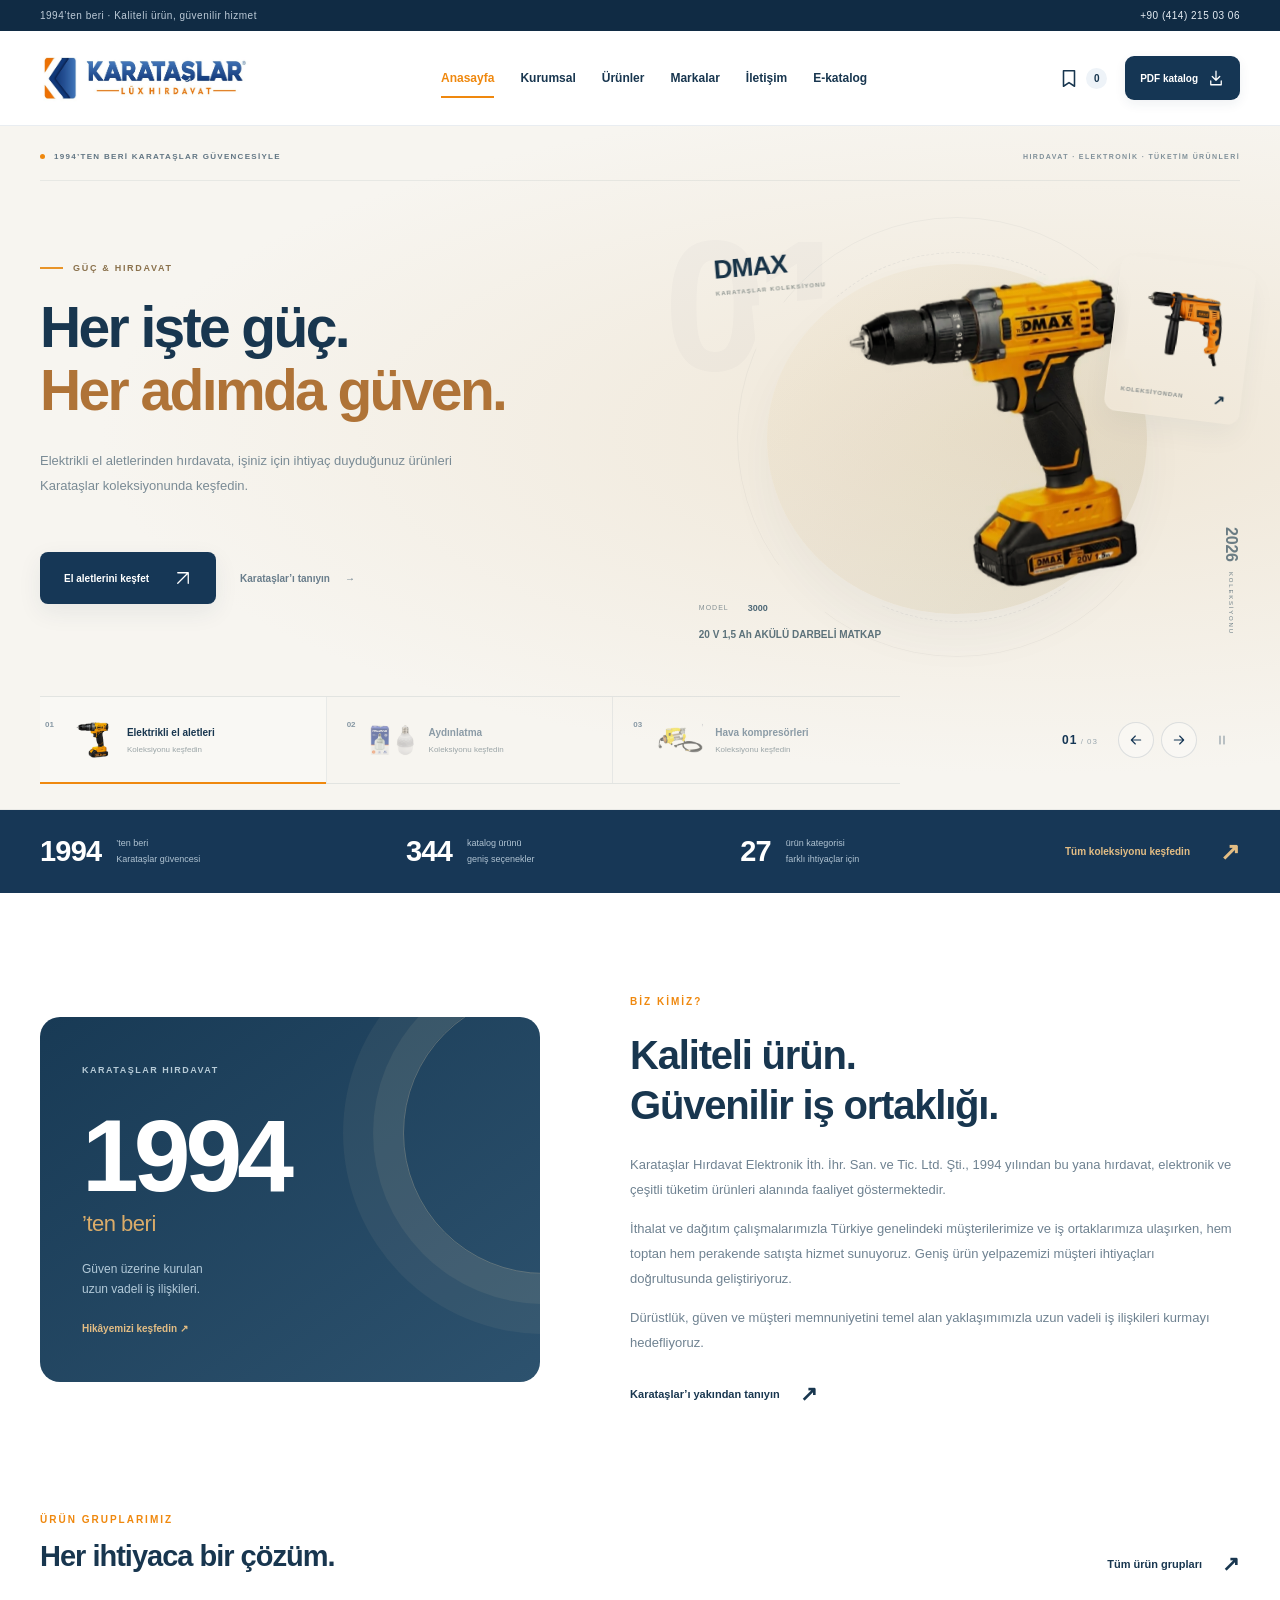
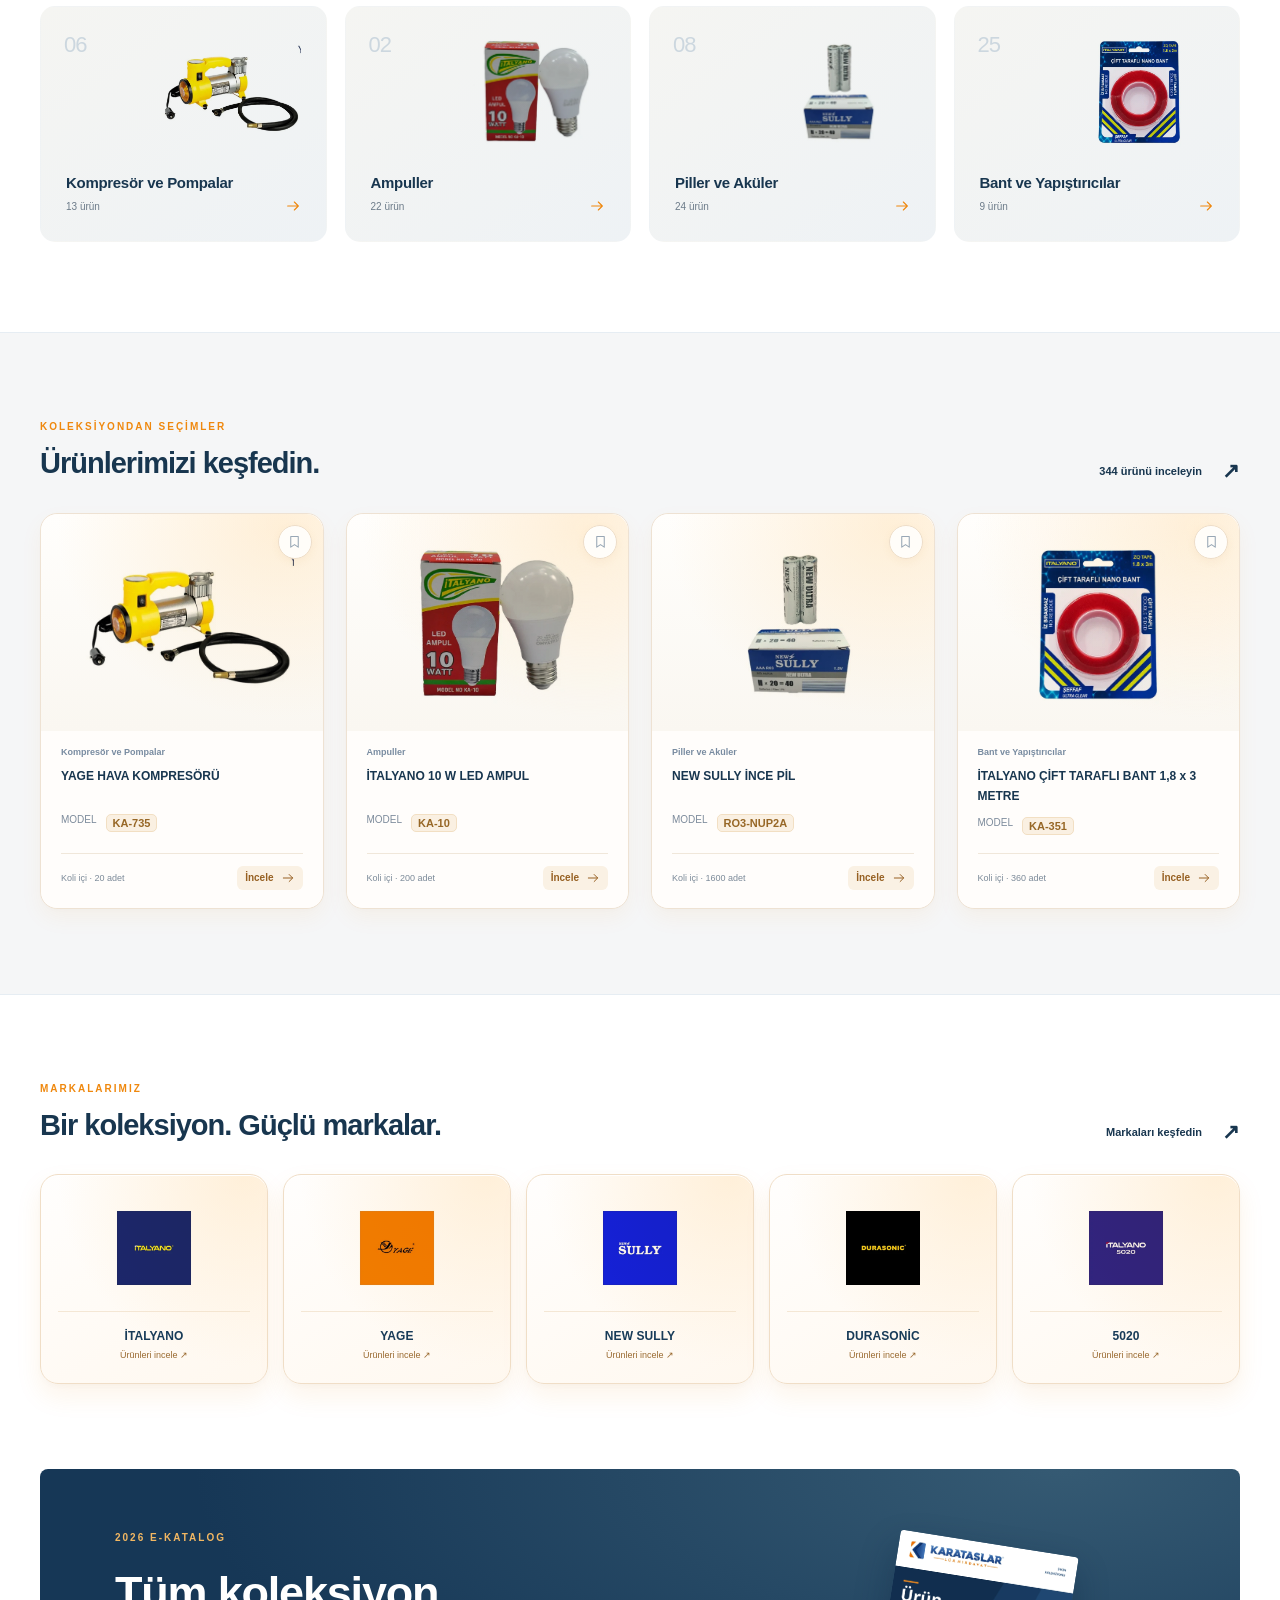
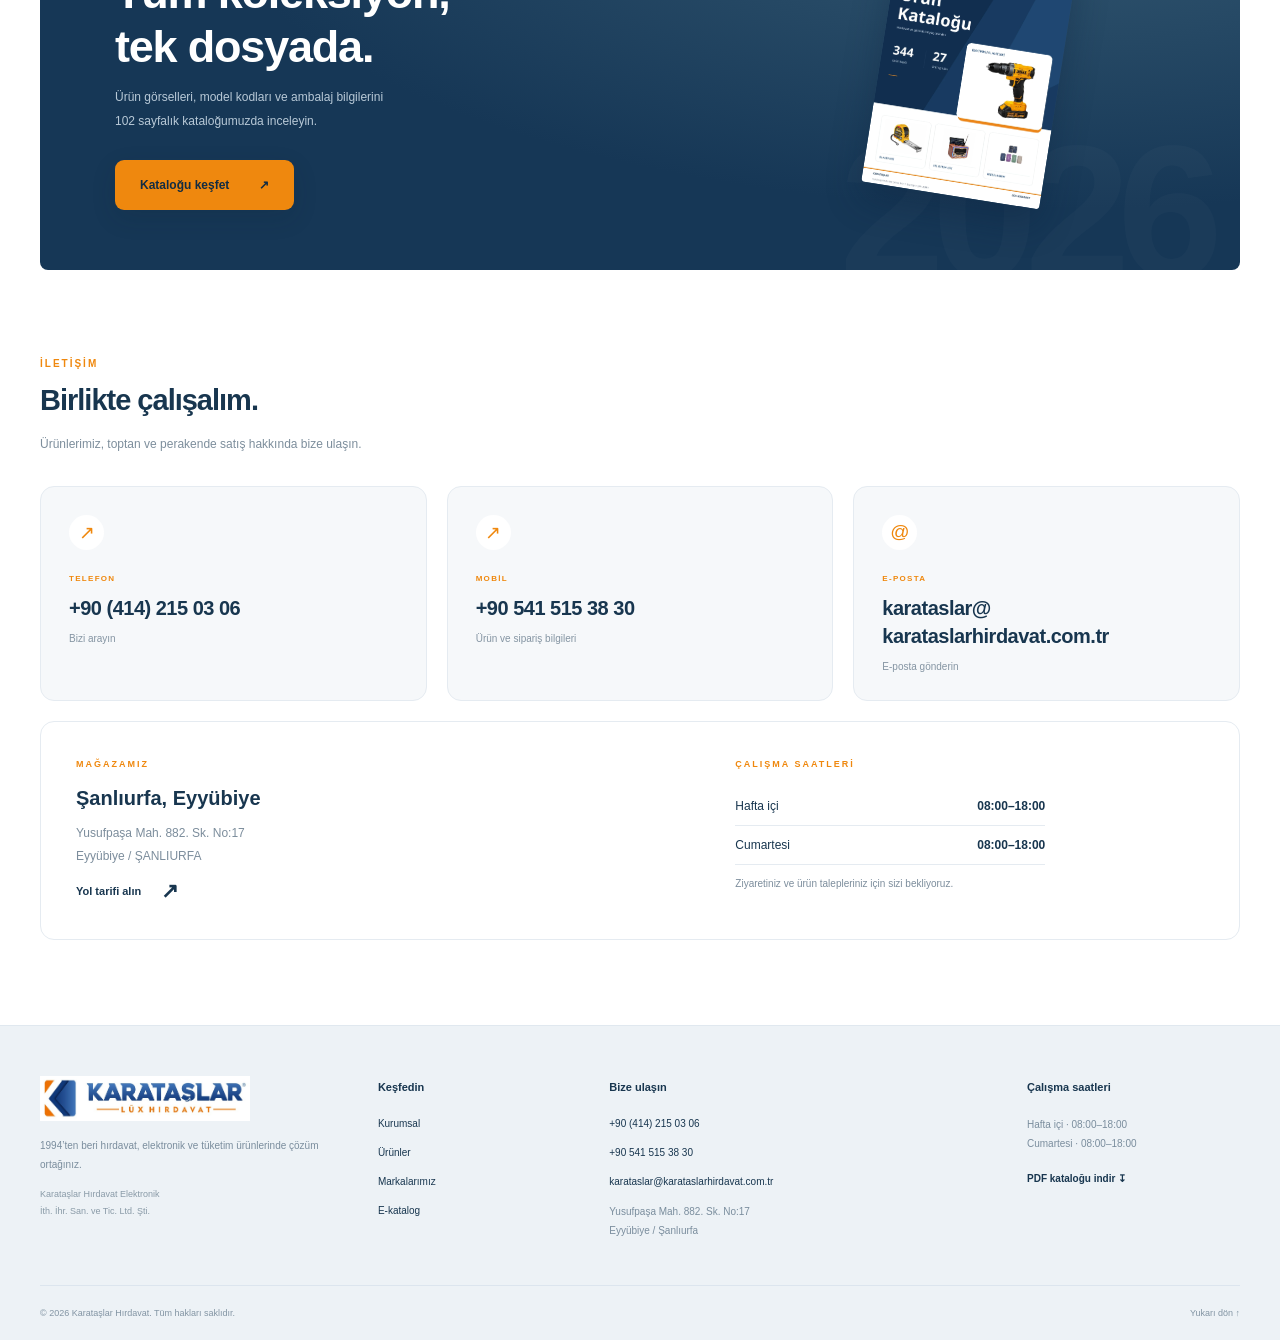
<file: index.html>
<!doctype html><html lang="tr"><head><meta charset="utf-8"><meta name="viewport" content="width=device-width,initial-scale=1"><meta name="theme-color" content="#163756"><title>Karataşlar Hırdavat — 1994’ten Beri</title><meta name="description" content="1994’ten beri hırdavat, elektronik ve tüketim ürünlerinde toptan ve perakende satış. Karataşlar’ın ürünlerini, markalarını ve e-kataloğunu keşfedin."><meta property="og:title" content="Karataşlar Hırdavat — 1994’ten Beri"><meta property="og:description" content="1994’ten beri hırdavat, elektronik ve tüketim ürünlerinde toptan ve perakende satış. Karataşlar’ın ürünlerini, markalarını ve e-kataloğunu keşfedin."><meta property="og:type" content="website"><link rel="icon" href="assets/favicon.png"><link rel="stylesheet" href="style.css?v=20261014-5"><link rel="stylesheet" href="corporate.css?v=20261014-5"><link rel="stylesheet" href="premium.css?v=20261014-5"><script src="catalog-data.js" defer></script><script src="app.js?v=20261014-5" defer></script><script src="corporate.js?v=20261014-5" defer></script><script src="showreel.js?v=20261014-5" defer></script><script src="motion.js?v=20261014-5" defer></script></head><body class="corporate-site signature-home"><a href="#main" class="skip">İçeriğe geç</a>
<div class="company-topbar"><div class="container"><span>1994’ten beri · Kaliteli ürün, güvenilir hizmet</span><a href="tel:+904142150306">+90 (414) 215 03 06</a></div></div>
<header class="company-header"><div class="container corporate-nav">
<a class="corporate-brand" href="index.html" aria-label="KARATAŞLAR ana sayfa"><img src="assets/logo.png" alt="KARATAŞLAR Lüx Hırdavat" width="250" height="51"></a>
<button id="menuToggle" class="menu-toggle" aria-controls="companyMenu" aria-expanded="false" aria-label="Menüyü aç"><svg viewBox="0 0 24 24"><path d="M4 6h16M4 12h16M4 18h16"/></svg><span>Menü</span></button>
<nav id="companyMenu" class="company-menu" aria-label="Ana menü"><a href="index.html" aria-current="page">Anasayfa</a><a href="kurumsal.html">Kurumsal</a><a href="urunler.html">Ürünler</a><a href="markalar.html">Markalar</a><a href="iletisim.html">İletişim</a><a href="e-katalog.html">E-katalog</a></nav>
<div class="company-actions"><a class="quick-products" href="urunler.html">Ürünleri keşfet <span aria-hidden="true">↗</span></a><button class="list-button" id="openList" aria-label="Seçim listem"><svg viewBox="0 0 24 24"><path d="M6 4h12v17l-6-4-6 4z"/></svg><span>Listem</span><b id="listCount">0</b></button><a class="download-nav" href="assets/karataslar-katalog.pdf" download aria-label="PDF kataloğu indir">PDF katalog <svg viewBox="0 0 24 24"><path d="M12 3v12m-5-5 5 5 5-5M5 16v5h14v-5"/></svg></a></div>
</div></header><main id="main"><section id="signatureHero" class="signature-hero" data-active-scene="0" role="region" aria-roledescription="slayt gösterisi" aria-label="Karataşlar ürün koleksiyonu"><div class="hero-ambient" aria-hidden="true"></div><div class="container signature-hero-inner"><div class="signature-hero-top"><p><span></span> 1994’TEN BERİ KARATAŞLAR GÜVENCESİYLE</p><span>HIRDAVAT · ELEKTRONİK · TÜKETİM ÜRÜNLERİ</span></div><h1 class="sr-only">Karataşlar Hırdavat — 1994’ten beri</h1><div class="scene-viewport" id="heroGallery" aria-live="off"><article class="hero-scene is-active" data-scene="0" role="group" aria-roledescription="slayt" aria-label="1 / 3 · Elektrikli el aletleri" aria-hidden="false">
<div class="scene-copy"><p class="scene-kicker"><span></span> GÜÇ & HIRDAVAT</p><h2>Her işte güç.<br><em>Her adımda güven.</em></h2><p class="scene-description">Elektrikli el aletlerinden hırdavata, işiniz için ihtiyaç duyduğunuz ürünleri Karataşlar koleksiyonunda keşfedin.</p><div class="scene-links"><a class="button signature-button" href="urunler.html?kategori=5">El aletlerini keşfet<svg viewBox="0 0 24 24" aria-hidden="true"><path d="M5 19 19 5M5 5h14v14"/></svg></a><a class="scene-secondary" href="kurumsal.html">Karataşlar’ı tanıyın <span aria-hidden="true">→</span></a></div></div>
<div class="scene-art"><span class="scene-ghost" aria-hidden="true">01</span><div class="scene-orbit orbit-one" aria-hidden="true"></div><div class="scene-orbit orbit-two" aria-hidden="true"></div><span class="scene-brand">DMAX<small>KARATAŞLAR KOLEKSİYONU</small></span><div class="scene-platform"><img class="scene-main-image" src="assets/product-080.webp" alt="20 V 1,5 Ah AKÜLÜ DARBELİ MATKAP" width="587" height="456" draggable="false" fetchpriority="high"></div><a class="scene-companion" href="urunler.html?kategori=5" aria-label="Elektrikli el aletleri ürünlerini keşfet"><img src="assets/product-084.webp" alt="MATKAP 550 W DARBELİ" width="160" height="140" draggable="false"><span>KOLEKSİYONDAN <b>↗</b></span></a><div class="scene-product-label"><span>MODEL <b>3000</b></span><p>20 V 1,5 Ah AKÜLÜ DARBELİ MATKAP</p></div><span class="scene-edition">2026 <i>KOLEKSİYONU</i></span></div></article><article class="hero-scene" data-scene="1" role="group" aria-roledescription="slayt" aria-label="2 / 3 · Aydınlatma" aria-hidden="true" inert>
<div class="scene-copy"><p class="scene-kicker"><span></span> AYDINLATMA</p><h2>Işığa yer açın.<br><em>Seçenekleri keşfedin.</em></h2><p class="scene-description">Ampuller, fenerler ve farklı aydınlatma seçenekleri. İhtiyacınıza uygun modeli ürün detaylarıyla birlikte inceleyin.</p><div class="scene-links"><a class="button signature-button" href="urunler.html?kategori=2">Aydınlatmayı keşfet<svg viewBox="0 0 24 24" aria-hidden="true"><path d="M5 19 19 5M5 5h14v14"/></svg></a><a class="scene-secondary" href="kurumsal.html">Karataşlar’ı tanıyın <span aria-hidden="true">→</span></a></div></div>
<div class="scene-art"><span class="scene-ghost" aria-hidden="true">02</span><div class="scene-orbit orbit-one" aria-hidden="true"></div><div class="scene-orbit orbit-two" aria-hidden="true"></div><span class="scene-brand">İTALYANO<small>KARATAŞLAR KOLEKSİYONU</small></span><div class="scene-platform"><img class="scene-main-image" src="assets/product-020.webp" alt="İTALYANO 30 W TORCH AMPUL" width="587" height="456" draggable="false" loading="eager"></div><a class="scene-companion" href="urunler.html?kategori=2" aria-label="Aydınlatma ürünlerini keşfet"><img src="assets/product-024.webp" alt="İTALYANO 20 W TORCH AMPUL" width="160" height="140" draggable="false"><span>KOLEKSİYONDAN <b>↗</b></span></a><div class="scene-product-label"><span>MODEL <b>KA-30T</b></span><p>İTALYANO 30 W TORCH AMPUL</p></div><span class="scene-edition">2026 <i>KOLEKSİYONU</i></span></div></article><article class="hero-scene" data-scene="2" role="group" aria-roledescription="slayt" aria-label="3 / 3 · Hava kompresörleri" aria-hidden="true" inert>
<div class="scene-copy"><p class="scene-kicker"><span></span> KOMPRESÖR & POMPA</p><h2>İhtiyacınız neyse.<br><em>Çözüm burada.</em></h2><p class="scene-description">Hava kompresörleri ve pompalar için ürün seçeneklerimizi inceleyin; model ve ambalaj bilgileriyle seçim listenizi oluşturun.</p><div class="scene-links"><a class="button signature-button" href="urunler.html?kategori=6">Kompresörleri keşfet<svg viewBox="0 0 24 24" aria-hidden="true"><path d="M5 19 19 5M5 5h14v14"/></svg></a><a class="scene-secondary" href="kurumsal.html">Karataşlar’ı tanıyın <span aria-hidden="true">→</span></a></div></div>
<div class="scene-art"><span class="scene-ghost" aria-hidden="true">03</span><div class="scene-orbit orbit-one" aria-hidden="true"></div><div class="scene-orbit orbit-two" aria-hidden="true"></div><span class="scene-brand">YAGE<small>KARATAŞLAR KOLEKSİYONU</small></span><div class="scene-platform"><img class="scene-main-image" src="assets/product-092.webp" alt="YAGE HAVA KOMPRESÖRÜ" width="587" height="456" draggable="false" loading="eager"></div><a class="scene-companion" href="urunler.html?kategori=6" aria-label="Hava kompresörleri ürünlerini keşfet"><img src="assets/product-104.webp" alt="YAGE HAVA KOMPRESÖRÜ 150 PSI" width="160" height="140" draggable="false"><span>KOLEKSİYONDAN <b>↗</b></span></a><div class="scene-product-label"><span>MODEL <b>KA-735</b></span><p>YAGE HAVA KOMPRESÖRÜ</p></div><span class="scene-edition">2026 <i>KOLEKSİYONU</i></span></div></article></div><div class="signature-hero-bottom"><div class="hero-scene-tabs" hidden><button class="scene-tab is-active" data-scene-to="0" aria-label="Elektrikli el aletleri slaydını göster" aria-pressed="true"><span class="scene-tab-num">01</span><img src="assets/product-080.webp" alt="" width="54" height="48"><span class="scene-tab-text">Elektrikli el aletleri<small>Koleksiyonu keşfedin</small></span><span class="scene-progress" aria-hidden="true"></span></button><button class="scene-tab" data-scene-to="1" aria-label="Aydınlatma slaydını göster" aria-pressed="false"><span class="scene-tab-num">02</span><img src="assets/product-020.webp" alt="" width="54" height="48"><span class="scene-tab-text">Aydınlatma<small>Koleksiyonu keşfedin</small></span><span class="scene-progress" aria-hidden="true"></span></button><button class="scene-tab" data-scene-to="2" aria-label="Hava kompresörleri slaydını göster" aria-pressed="false"><span class="scene-tab-num">03</span><img src="assets/product-092.webp" alt="" width="54" height="48"><span class="scene-tab-text">Hava kompresörleri<small>Koleksiyonu keşfedin</small></span><span class="scene-progress" aria-hidden="true"></span></button></div><div class="scene-controls" hidden><span class="scene-counter" aria-hidden="true"><b id="sceneCurrent">01</b> / 03</span><button id="scenePrev" aria-label="Önceki slayt"><svg viewBox="0 0 24 24" aria-hidden="true"><path d="M19 12H5m6-6-6 6 6 6"/></svg></button><button id="sceneNext" aria-label="Sonraki slayt"><svg viewBox="0 0 24 24" aria-hidden="true"><path d="M5 12h14m-6-6 6 6-6 6"/></svg></button><button id="scenePlayback" aria-label="Otomatik geçişi durdur" aria-pressed="false"><svg viewBox="0 0 24 24" aria-hidden="true"><path d="M9 6v12M15 6v12"/></svg></button></div></div><p id="sceneAnnouncement" class="sr-only" role="status" aria-live="polite"></p></div></section>
<section class="signature-proof"><div class="container"><p><strong>1994</strong><span>’ten beri<br>Karataşlar güvencesi</span></p><p><strong>344</strong><span>katalog ürünü<br>geniş seçenekler</span></p><p><strong>27</strong><span>ürün kategorisi<br>farklı ihtiyaçlar için</span></p><a href="urunler.html">Tüm koleksiyonu keşfedin <span>↗</span></a></div></section>
<section class="service-ribbon"><div class="container"><div><span>01</span><strong>İthalat & dağıtım</strong><small>Güçlü tedarik yaklaşımı</small></div><div><span>02</span><strong>Toptan & perakende</strong><small>İhtiyacınıza uygun ürünler</small></div><div><span>03</span><strong>Türkiye genelinde</strong><small>Müşterilerimiz ve iş ortaklarımız için</small></div></div></section>
<section class="company-about container"><div class="heritage-panel"><span>KARATAŞLAR HIRDAVAT</span><strong>1994<span>’ten beri</span></strong><p>Güven üzerine kurulan<br>uzun vadeli iş ilişkileri.</p><a href="kurumsal.html">Hikâyemizi keşfedin ↗</a></div><div><p class="eyebrow">BİZ KİMİZ?</p><h2>Kaliteli ürün.<br>Güvenilir iş ortaklığı.</h2><p>Karataşlar Hırdavat Elektronik İth. İhr. San. ve Tic. Ltd. Şti., 1994 yılından bu yana hırdavat, elektronik ve çeşitli tüketim ürünleri alanında faaliyet göstermektedir.</p><p>İthalat ve dağıtım çalışmalarımızla Türkiye genelindeki müşterilerimize ve iş ortaklarımıza ulaşırken, hem toptan hem perakende satışta hizmet sunuyoruz. Geniş ürün yelpazemizi müşteri ihtiyaçları doğrultusunda geliştiriyoruz.</p><p>Dürüstlük, güven ve müşteri memnuniyetini temel alan yaklaşımımızla uzun vadeli iş ilişkileri kurmayı hedefliyoruz.</p><a class="text-link" href="kurumsal.html">Karataşlar’ı yakından tanıyın <span>↗</span></a></div></section>
<section class="category-section container" id="categories"><div class="section-heading"><div><p class="eyebrow">ÜRÜN GRUPLARIMIZ</p><h2>Her ihtiyaca bir çözüm.</h2></div><a href="urunler.html" class="text-link">Tüm ürün grupları <span>↗</span></a></div><div id="featuredCategories" class="feature-categories"></div></section>
<section class="company-products"><div class="container"><div class="section-heading"><div><p class="eyebrow">KOLEKSİYONDAN SEÇİMLER</p><h2>Ürünlerimizi keşfedin.</h2></div><a class="text-link" href="urunler.html">344 ürünü inceleyin <span>↗</span></a></div><div id="homeProducts" class="product-grid home-product-grid"></div></div></section>
<section class="company-brands container"><div class="section-heading"><div><p class="eyebrow">MARKALARIMIZ</p><h2>Bir koleksiyon. Güçlü markalar.</h2></div><a class="text-link" href="markalar.html">Markaları keşfedin <span>↗</span></a></div><div class="brand-grid"><a class="brand-card" href="urunler.html?marka=italyano" aria-label="İTALYANO ürünlerini incele"><img src="assets/brand-italyano.webp" alt="İTALYANO" loading="lazy" width="260" height="140"><div><strong>İTALYANO</strong><span>Ürünleri incele <span aria-hidden="true">↗</span></span></div></a><a class="brand-card" href="urunler.html?marka=yage" aria-label="YAGE ürünlerini incele"><img src="assets/brand-yage.webp" alt="YAGE" loading="lazy" width="260" height="140"><div><strong>YAGE</strong><span>Ürünleri incele <span aria-hidden="true">↗</span></span></div></a><a class="brand-card" href="urunler.html?marka=sully" aria-label="NEW SULLY ürünlerini incele"><img src="assets/brand-new-sully.webp" alt="NEW SULLY" loading="lazy" width="260" height="140"><div><strong>NEW SULLY</strong><span>Ürünleri incele <span aria-hidden="true">↗</span></span></div></a><a class="brand-card" href="urunler.html?marka=durasonic" aria-label="DURASONİC ürünlerini incele"><img src="assets/brand-durasonic.webp" alt="DURASONİC" loading="lazy" width="260" height="140"><div><strong>DURASONİC</strong><span>Ürünleri incele <span aria-hidden="true">↗</span></span></div></a><a class="brand-card" href="urunler.html?marka=5020" aria-label="5020 ürünlerini incele"><img src="assets/brand-5020.webp" alt="5020" loading="lazy" width="260" height="140"><div><strong>5020</strong><span>Ürünleri incele <span aria-hidden="true">↗</span></span></div></a></div></section>
<section class="catalog-banner container"><div><p class="eyebrow">2026 E-KATALOG</p><h2>Tüm koleksiyon,<br>tek dosyada.</h2><p>Ürün görselleri, model kodları ve ambalaj bilgilerini<br>102 sayfalık kataloğumuzda inceleyin.</p><a class="button corporate-primary" href="e-katalog.html">Kataloğu keşfet <span>↗</span></a></div><a href="assets/karataslar-katalog.pdf" target="_blank" rel="noopener" class="catalog-cover"><img src="assets/catalog-cover.webp" alt="KARATAŞLAR 2026 ürün kataloğu kapağı" loading="lazy" width="240" height="340"></a><span class="catalog-banner-number" aria-hidden="true">2026</span></section><section class="company-contact container"><div class="section-heading"><div><p class="eyebrow">İLETİŞİM</p><h2>Birlikte çalışalım.</h2><p class="section-intro">Ürünlerimiz, toptan ve perakende satış hakkında bize ulaşın.</p></div></div><div class="contact-tiles"><a href="tel:+904142150306"><span class="tile-icon">↗</span><span class="eyebrow">TELEFON</span><strong>+90 (414) 215 03 06</strong><small>Bizi arayın</small></a><a href="tel:+905415153830"><span class="tile-icon">↗</span><span class="eyebrow">MOBİL</span><strong>+90 541 515 38 30</strong><small>Ürün ve sipariş bilgileri</small></a><a href="mailto:karataslar@karataslarhirdavat.com.tr"><span class="tile-icon">@</span><span class="eyebrow">E-POSTA</span><strong>karataslar@<br>karataslarhirdavat.com.tr</strong><small>E-posta gönderin</small></a></div><div class="address-panel"><div><p class="eyebrow">MAĞAZAMIZ</p><h3>Şanlıurfa, Eyyübiye</h3><p>Yusufpaşa Mah. 882. Sk. No:17<br>Eyyübiye / ŞANLIURFA</p><a class="text-link" href="https://www.google.com/maps/search/?api=1&amp;query=Yusufpa%C5%9Fa%20Mah.%20882.%20Sokak%20No%3A17%20Eyy%C3%BCbiye%20%C5%9Eanl%C4%B1urfa" target="_blank" rel="noopener">Yol tarifi alın <span aria-hidden="true">↗</span></a></div><div><p class="eyebrow">ÇALIŞMA SAATLERİ</p><dl><div><dt>Hafta içi</dt><dd>08:00–18:00</dd></div><div><dt>Cumartesi</dt><dd>08:00–18:00</dd></div></dl><p class="address-note">Ziyaretiniz ve ürün talepleriniz için sizi bekliyoruz.</p></div></div></section></main><footer class="company-footer"><div class="container company-footer-grid"><div><a href="index.html"><img src="assets/logo.png" alt="KARATAŞLAR Lüx Hırdavat" width="220" height="45"></a><p>1994’ten beri hırdavat, elektronik ve tüketim ürünlerinde çözüm ortağınız.</p><small>Karataşlar Hırdavat Elektronik<br>İth. İhr. San. ve Tic. Ltd. Şti.</small></div><div><h3>Keşfedin</h3><a href="kurumsal.html">Kurumsal</a><a href="urunler.html">Ürünler</a><a href="markalar.html">Markalarımız</a><a href="e-katalog.html">E-katalog</a></div><div><h3>Bize ulaşın</h3><a href="tel:+904142150306">+90 (414) 215 03 06</a><a href="tel:+905415153830">+90 541 515 38 30</a><a href="mailto:karataslar@karataslarhirdavat.com.tr">karataslar@karataslarhirdavat.com.tr</a><p>Yusufpaşa Mah. 882. Sk. No:17<br>Eyyübiye / Şanlıurfa</p></div><div><h3>Çalışma saatleri</h3><p>Hafta içi · 08:00–18:00<br>Cumartesi · 08:00–18:00</p><a class="footer-catalog" href="assets/karataslar-katalog.pdf" download>PDF kataloğu indir ↧</a></div></div><div class="container company-footer-bottom"><span>© 2026 Karataşlar Hırdavat. Tüm hakları saklıdır.</span><a href="#">Yukarı dön ↑</a></div></footer>  <dialog id="productDialog" class="product-dialog" aria-label="Ürün detayları"><button class="close-dialog" data-close aria-label="Kapat">×</button><div id="productDetail"></div></dialog>
  <dialog id="listDialog" class="list-dialog" aria-labelledby="listTitle">
    <div class="list-panel-heading"><button class="close-dialog" data-close aria-label="Kapat">×</button><p class="eyebrow">KARATAŞLAR</p><h2 id="listTitle">Seçim listem</h2><p class="list-intro">Ürünleri seçin, listenizi kopyalayın veya WhatsApp'ta paylaşın.</p><p id="selectedSummary" class="selected-summary" aria-live="polite"></p></div>
    <div class="list-panel-body"><div id="listItems"></div><div id="copyFallback" class="copy-fallback" hidden><label for="selectionText">Paylaşılacak liste</label><textarea id="selectionText" rows="8" readonly></textarea><p>Metni seçip kopyalayabilirsiniz.</p></div></div>
    <div class="list-footer"><div class="list-share-actions"><button id="copyList" class="button copy-button" aria-label="Listeyi kopyala" disabled><svg viewBox="0 0 24 24" aria-hidden="true"><rect x="8" y="8" width="12" height="12" rx="2"/><path d="M15 8V4H4v11h4"/></svg>Kopyala</button><a id="whatsappShare" class="button whatsapp-button" role="link" aria-label="WhatsApp'ta paylaş" aria-disabled="true" tabindex="-1" target="_blank" rel="noopener noreferrer"><svg viewBox="0 0 24 24" aria-hidden="true"><path d="M21 11.5a9 9 0 0 1-13.3 8L3 21l1.5-4.7A9 9 0 1 1 21 11.5Z"/><path d="M8 7.5c0 4.5 3.2 7.5 7.5 8l1-2.5-2.8-1-1 1c-1.7-.8-2.9-2-3.6-3.6l1-1L9 6.5Z"/></svg>WhatsApp</a><button id="clearList" class="button clear-button" disabled>Temizle</button></div><button id="exportList" class="text-link export-list" disabled>Metin dosyası olarak indir <span>↧</span></button><p class="share-hint">WhatsApp'ta alıcıyı seçip mesajı gönderebilirsiniz.</p><p id="listFeedback" class="list-feedback" role="status" hidden></p></div>
  </dialog>
  <div id="toast" class="toast" role="status"></div>
</body></html>
</file>
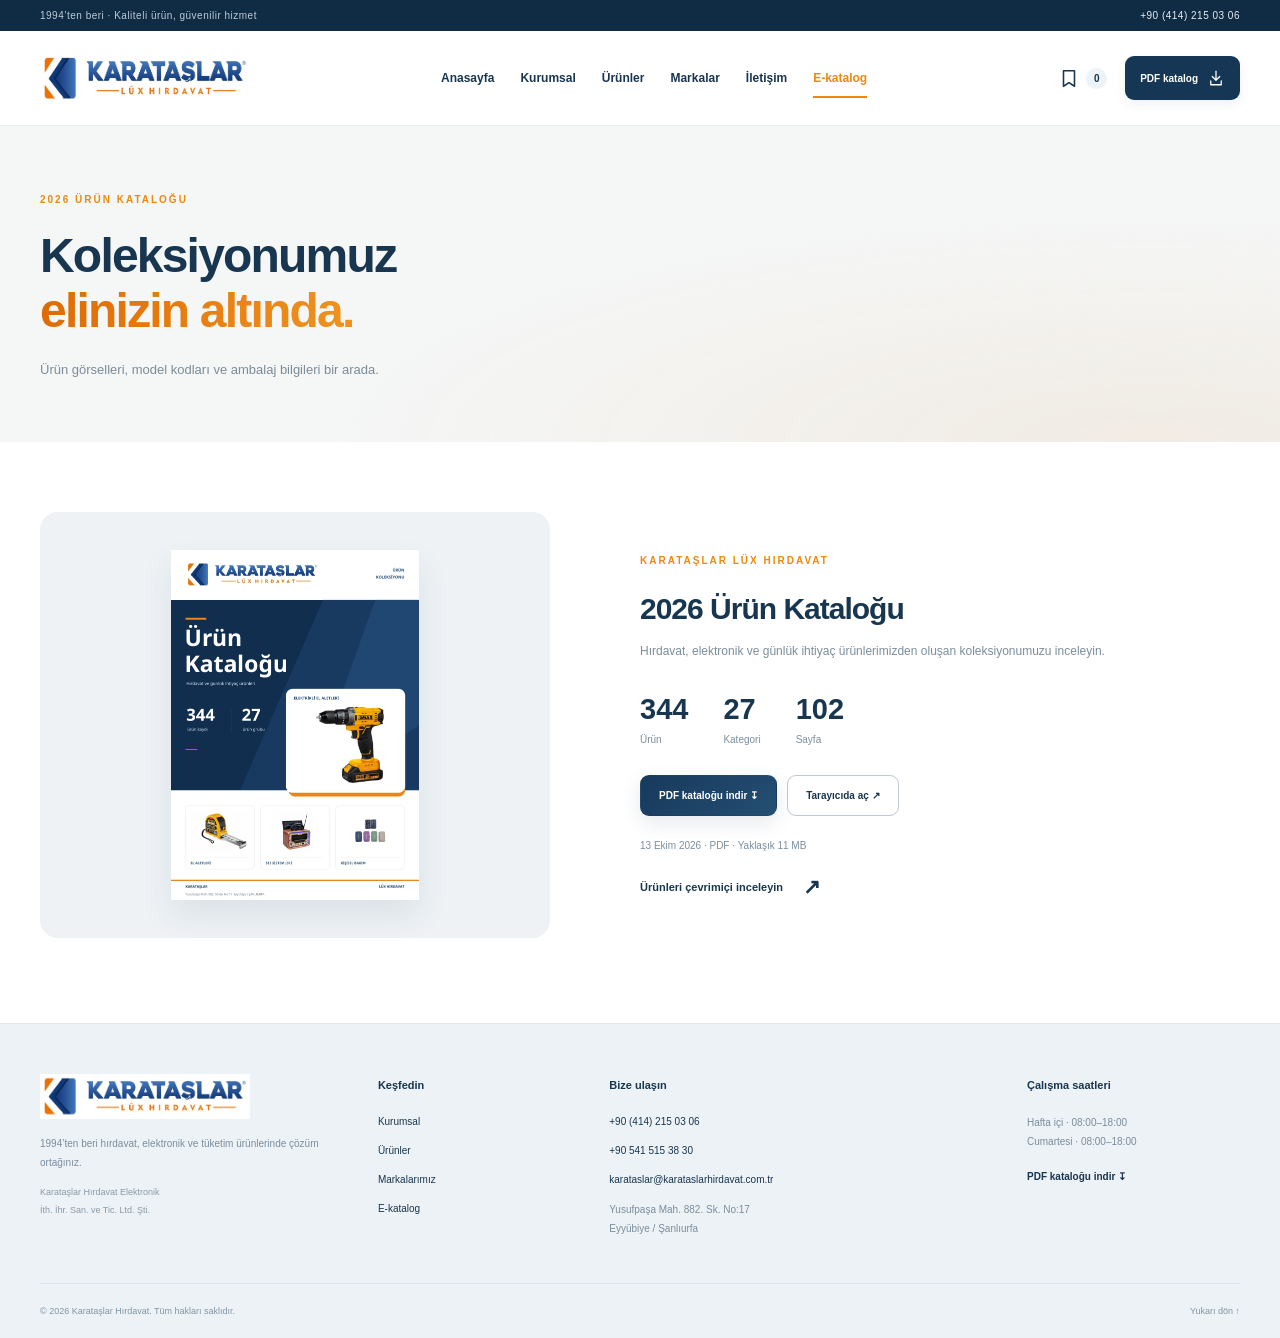
<file: e-katalog.html>
<!doctype html><html lang="tr"><head><meta charset="utf-8"><meta name="viewport" content="width=device-width,initial-scale=1"><meta name="theme-color" content="#163756"><title>E-katalog | Karataşlar Hırdavat</title><meta name="description" content="2026 Karataşlar ürün kataloğunu PDF olarak indirin veya çevrimiçi inceleyin."><meta property="og:title" content="E-katalog | Karataşlar Hırdavat"><meta property="og:description" content="2026 Karataşlar ürün kataloğunu PDF olarak indirin veya çevrimiçi inceleyin."><meta property="og:type" content="website"><link rel="icon" href="assets/favicon.png"><link rel="stylesheet" href="style.css?v=20261014-5"><link rel="stylesheet" href="corporate.css?v=20261014-5"><link rel="stylesheet" href="premium.css?v=20261014-5"><script src="catalog-data.js" defer></script><script src="app.js?v=20261014-5" defer></script><script src="corporate.js?v=20261014-5" defer></script><script src="motion.js?v=20261014-5" defer></script></head><body class="corporate-site"><a href="#main" class="skip">İçeriğe geç</a>
<div class="company-topbar"><div class="container"><span>1994’ten beri · Kaliteli ürün, güvenilir hizmet</span><a href="tel:+904142150306">+90 (414) 215 03 06</a></div></div>
<header class="company-header"><div class="container corporate-nav">
<a class="corporate-brand" href="index.html" aria-label="KARATAŞLAR ana sayfa"><img src="assets/logo.png" alt="KARATAŞLAR Lüx Hırdavat" width="250" height="51"></a>
<button id="menuToggle" class="menu-toggle" aria-controls="companyMenu" aria-expanded="false" aria-label="Menüyü aç"><svg viewBox="0 0 24 24"><path d="M4 6h16M4 12h16M4 18h16"/></svg><span>Menü</span></button>
<nav id="companyMenu" class="company-menu" aria-label="Ana menü"><a href="index.html">Anasayfa</a><a href="kurumsal.html">Kurumsal</a><a href="urunler.html">Ürünler</a><a href="markalar.html">Markalar</a><a href="iletisim.html">İletişim</a><a href="e-katalog.html" aria-current="page">E-katalog</a></nav>
<div class="company-actions"><a class="quick-products" href="urunler.html">Ürünleri keşfet <span aria-hidden="true">↗</span></a><button class="list-button" id="openList" aria-label="Seçim listem"><svg viewBox="0 0 24 24"><path d="M6 4h12v17l-6-4-6 4z"/></svg><span>Listem</span><b id="listCount">0</b></button><a class="download-nav" href="assets/karataslar-katalog.pdf" download aria-label="PDF kataloğu indir">PDF katalog <svg viewBox="0 0 24 24"><path d="M12 3v12m-5-5 5 5 5-5M5 16v5h14v-5"/></svg></a></div>
</div></header><main id="main"><section class="page-heading"><div class="container"><p class="eyebrow">2026 ÜRÜN KATALOĞU</p><h1>Koleksiyonumuz<br><em>elinizin altında.</em></h1><p>Ürün görselleri, model kodları ve ambalaj bilgileri bir arada.</p></div></section><section class="pdf-page container"><div class="pdf-cover"><img src="assets/catalog-cover.webp" alt="KARATAŞLAR katalog kapağı" width="330" height="465"></div><div><p class="eyebrow">KARATAŞLAR LÜX HIRDAVAT</p><h2>2026 Ürün Kataloğu</h2><p>Hırdavat, elektronik ve günlük ihtiyaç ürünlerimizden oluşan koleksiyonumuzu inceleyin.</p><dl class="pdf-facts"><div><dt>Ürün</dt><dd>344</dd></div><div><dt>Kategori</dt><dd>27</dd></div><div><dt>Sayfa</dt><dd>102</dd></div></dl><div class="pdf-actions"><a href="assets/karataslar-katalog.pdf" class="button primary" download>PDF kataloğu indir ↧</a><a href="assets/karataslar-katalog.pdf" class="button outline" target="_blank" rel="noopener">Tarayıcıda aç ↗</a></div><p class="pdf-meta">13 Ekim 2026 · PDF · Yaklaşık 11 MB</p><a href="urunler.html" class="text-link">Ürünleri çevrimiçi inceleyin <span>↗</span></a></div></section></main><footer class="company-footer"><div class="container company-footer-grid"><div><a href="index.html"><img src="assets/logo.png" alt="KARATAŞLAR Lüx Hırdavat" width="220" height="45"></a><p>1994’ten beri hırdavat, elektronik ve tüketim ürünlerinde çözüm ortağınız.</p><small>Karataşlar Hırdavat Elektronik<br>İth. İhr. San. ve Tic. Ltd. Şti.</small></div><div><h3>Keşfedin</h3><a href="kurumsal.html">Kurumsal</a><a href="urunler.html">Ürünler</a><a href="markalar.html">Markalarımız</a><a href="e-katalog.html">E-katalog</a></div><div><h3>Bize ulaşın</h3><a href="tel:+904142150306">+90 (414) 215 03 06</a><a href="tel:+905415153830">+90 541 515 38 30</a><a href="mailto:karataslar@karataslarhirdavat.com.tr">karataslar@karataslarhirdavat.com.tr</a><p>Yusufpaşa Mah. 882. Sk. No:17<br>Eyyübiye / Şanlıurfa</p></div><div><h3>Çalışma saatleri</h3><p>Hafta içi · 08:00–18:00<br>Cumartesi · 08:00–18:00</p><a class="footer-catalog" href="assets/karataslar-katalog.pdf" download>PDF kataloğu indir ↧</a></div></div><div class="container company-footer-bottom"><span>© 2026 Karataşlar Hırdavat. Tüm hakları saklıdır.</span><a href="#">Yukarı dön ↑</a></div></footer>  <dialog id="productDialog" class="product-dialog" aria-label="Ürün detayları"><button class="close-dialog" data-close aria-label="Kapat">×</button><div id="productDetail"></div></dialog>
  <dialog id="listDialog" class="list-dialog" aria-labelledby="listTitle">
    <div class="list-panel-heading"><button class="close-dialog" data-close aria-label="Kapat">×</button><p class="eyebrow">KARATAŞLAR</p><h2 id="listTitle">Seçim listem</h2><p class="list-intro">Ürünleri seçin, listenizi kopyalayın veya WhatsApp'ta paylaşın.</p><p id="selectedSummary" class="selected-summary" aria-live="polite"></p></div>
    <div class="list-panel-body"><div id="listItems"></div><div id="copyFallback" class="copy-fallback" hidden><label for="selectionText">Paylaşılacak liste</label><textarea id="selectionText" rows="8" readonly></textarea><p>Metni seçip kopyalayabilirsiniz.</p></div></div>
    <div class="list-footer"><div class="list-share-actions"><button id="copyList" class="button copy-button" aria-label="Listeyi kopyala" disabled><svg viewBox="0 0 24 24" aria-hidden="true"><rect x="8" y="8" width="12" height="12" rx="2"/><path d="M15 8V4H4v11h4"/></svg>Kopyala</button><a id="whatsappShare" class="button whatsapp-button" role="link" aria-label="WhatsApp'ta paylaş" aria-disabled="true" tabindex="-1" target="_blank" rel="noopener noreferrer"><svg viewBox="0 0 24 24" aria-hidden="true"><path d="M21 11.5a9 9 0 0 1-13.3 8L3 21l1.5-4.7A9 9 0 1 1 21 11.5Z"/><path d="M8 7.5c0 4.5 3.2 7.5 7.5 8l1-2.5-2.8-1-1 1c-1.7-.8-2.9-2-3.6-3.6l1-1L9 6.5Z"/></svg>WhatsApp</a><button id="clearList" class="button clear-button" disabled>Temizle</button></div><button id="exportList" class="text-link export-list" disabled>Metin dosyası olarak indir <span>↧</span></button><p class="share-hint">WhatsApp'ta alıcıyı seçip mesajı gönderebilirsiniz.</p><p id="listFeedback" class="list-feedback" role="status" hidden></p></div>
  </dialog>
  <div id="toast" class="toast" role="status"></div>
</body></html>
</file>
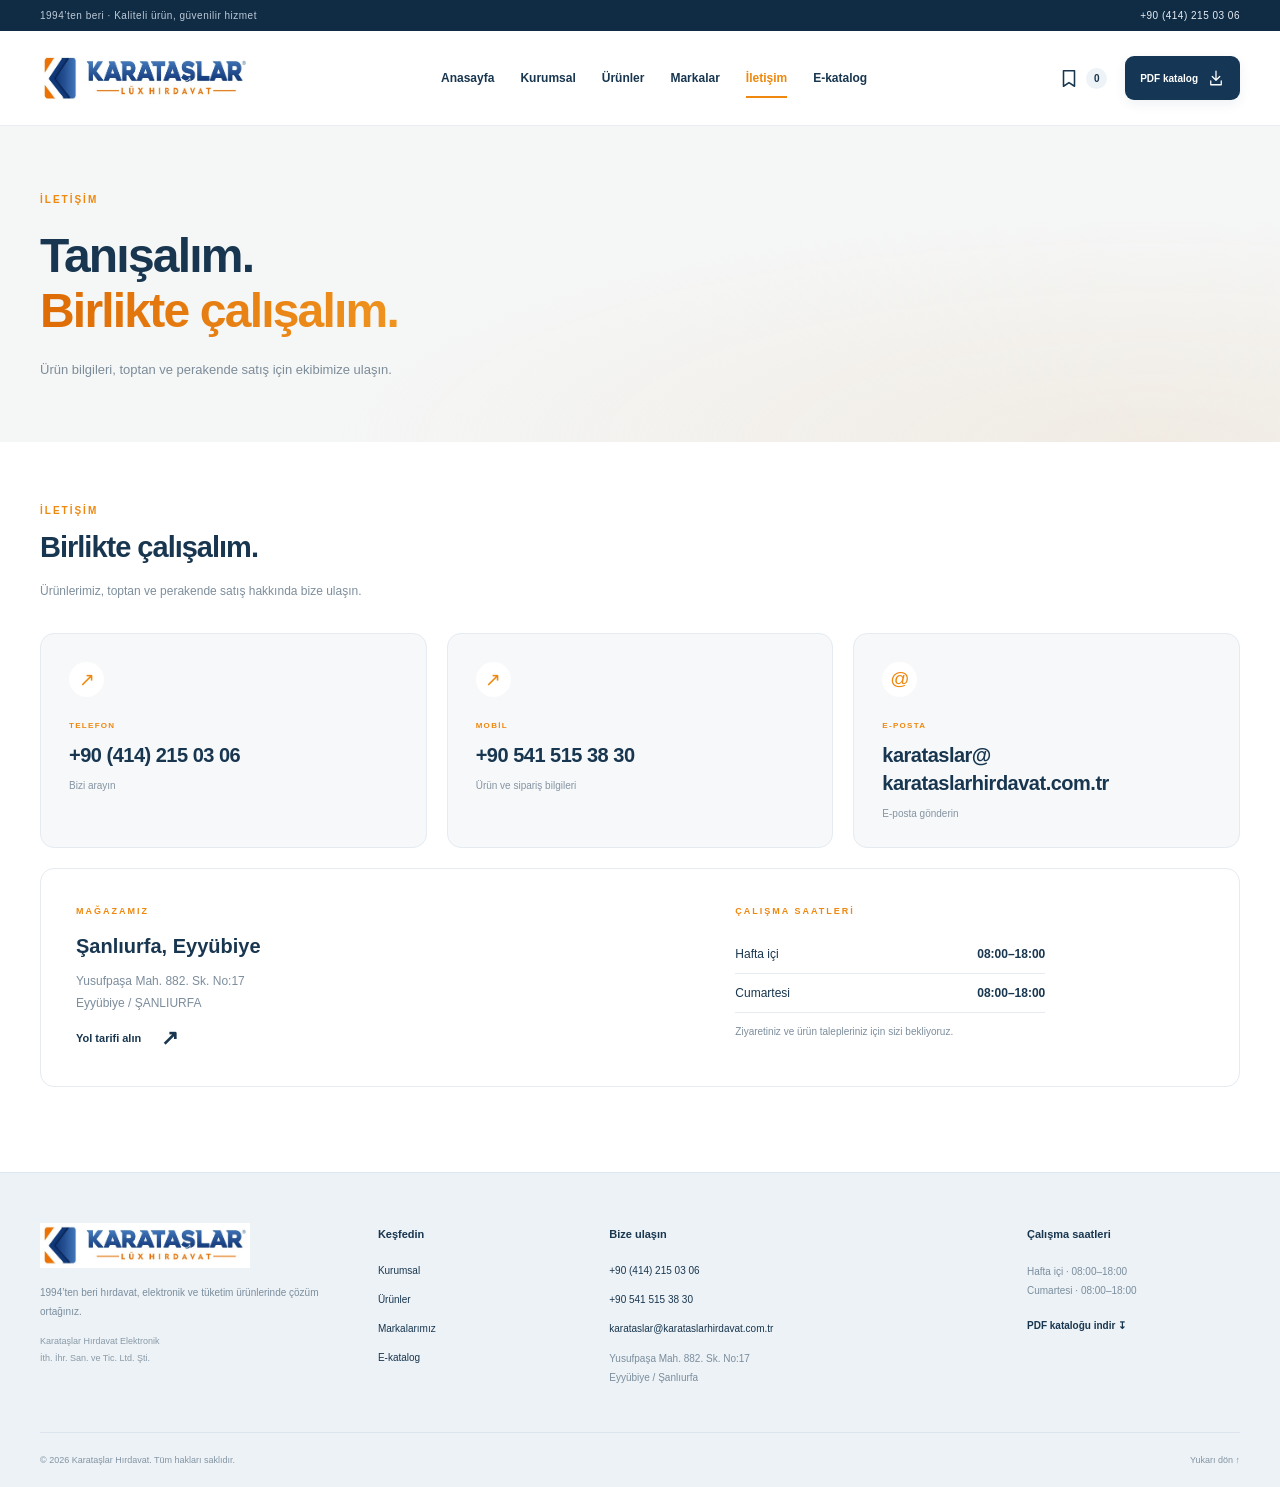
<file: iletisim.html>
<!doctype html><html lang="tr"><head><meta charset="utf-8"><meta name="viewport" content="width=device-width,initial-scale=1"><meta name="theme-color" content="#163756"><title>İletişim | Karataşlar Hırdavat</title><meta name="description" content="Karataşlar Hırdavat telefon, e-posta, adres ve çalışma saatleri. Şanlıurfa, Eyyübiye."><meta property="og:title" content="İletişim | Karataşlar Hırdavat"><meta property="og:description" content="Karataşlar Hırdavat telefon, e-posta, adres ve çalışma saatleri. Şanlıurfa, Eyyübiye."><meta property="og:type" content="website"><link rel="icon" href="assets/favicon.png"><link rel="stylesheet" href="style.css?v=20261014-5"><link rel="stylesheet" href="corporate.css?v=20261014-5"><link rel="stylesheet" href="premium.css?v=20261014-5"><script src="catalog-data.js" defer></script><script src="app.js?v=20261014-5" defer></script><script src="corporate.js?v=20261014-5" defer></script><script src="motion.js?v=20261014-5" defer></script></head><body class="corporate-site"><a href="#main" class="skip">İçeriğe geç</a>
<div class="company-topbar"><div class="container"><span>1994’ten beri · Kaliteli ürün, güvenilir hizmet</span><a href="tel:+904142150306">+90 (414) 215 03 06</a></div></div>
<header class="company-header"><div class="container corporate-nav">
<a class="corporate-brand" href="index.html" aria-label="KARATAŞLAR ana sayfa"><img src="assets/logo.png" alt="KARATAŞLAR Lüx Hırdavat" width="250" height="51"></a>
<button id="menuToggle" class="menu-toggle" aria-controls="companyMenu" aria-expanded="false" aria-label="Menüyü aç"><svg viewBox="0 0 24 24"><path d="M4 6h16M4 12h16M4 18h16"/></svg><span>Menü</span></button>
<nav id="companyMenu" class="company-menu" aria-label="Ana menü"><a href="index.html">Anasayfa</a><a href="kurumsal.html">Kurumsal</a><a href="urunler.html">Ürünler</a><a href="markalar.html">Markalar</a><a href="iletisim.html" aria-current="page">İletişim</a><a href="e-katalog.html">E-katalog</a></nav>
<div class="company-actions"><a class="quick-products" href="urunler.html">Ürünleri keşfet <span aria-hidden="true">↗</span></a><button class="list-button" id="openList" aria-label="Seçim listem"><svg viewBox="0 0 24 24"><path d="M6 4h12v17l-6-4-6 4z"/></svg><span>Listem</span><b id="listCount">0</b></button><a class="download-nav" href="assets/karataslar-katalog.pdf" download aria-label="PDF kataloğu indir">PDF katalog <svg viewBox="0 0 24 24"><path d="M12 3v12m-5-5 5 5 5-5M5 16v5h14v-5"/></svg></a></div>
</div></header><main id="main"><section class="page-heading"><div class="container"><p class="eyebrow">İLETİŞİM</p><h1>Tanışalım.<br><em>Birlikte çalışalım.</em></h1><p>Ürün bilgileri, toptan ve perakende satış için ekibimize ulaşın.</p></div></section><section class="company-contact container"><div class="section-heading"><div><p class="eyebrow">İLETİŞİM</p><h2>Birlikte çalışalım.</h2><p class="section-intro">Ürünlerimiz, toptan ve perakende satış hakkında bize ulaşın.</p></div></div><div class="contact-tiles"><a href="tel:+904142150306"><span class="tile-icon">↗</span><span class="eyebrow">TELEFON</span><strong>+90 (414) 215 03 06</strong><small>Bizi arayın</small></a><a href="tel:+905415153830"><span class="tile-icon">↗</span><span class="eyebrow">MOBİL</span><strong>+90 541 515 38 30</strong><small>Ürün ve sipariş bilgileri</small></a><a href="mailto:karataslar@karataslarhirdavat.com.tr"><span class="tile-icon">@</span><span class="eyebrow">E-POSTA</span><strong>karataslar@<br>karataslarhirdavat.com.tr</strong><small>E-posta gönderin</small></a></div><div class="address-panel"><div><p class="eyebrow">MAĞAZAMIZ</p><h3>Şanlıurfa, Eyyübiye</h3><p>Yusufpaşa Mah. 882. Sk. No:17<br>Eyyübiye / ŞANLIURFA</p><a class="text-link" href="https://www.google.com/maps/search/?api=1&amp;query=Yusufpa%C5%9Fa%20Mah.%20882.%20Sokak%20No%3A17%20Eyy%C3%BCbiye%20%C5%9Eanl%C4%B1urfa" target="_blank" rel="noopener">Yol tarifi alın <span aria-hidden="true">↗</span></a></div><div><p class="eyebrow">ÇALIŞMA SAATLERİ</p><dl><div><dt>Hafta içi</dt><dd>08:00–18:00</dd></div><div><dt>Cumartesi</dt><dd>08:00–18:00</dd></div></dl><p class="address-note">Ziyaretiniz ve ürün talepleriniz için sizi bekliyoruz.</p></div></div></section></main><footer class="company-footer"><div class="container company-footer-grid"><div><a href="index.html"><img src="assets/logo.png" alt="KARATAŞLAR Lüx Hırdavat" width="220" height="45"></a><p>1994’ten beri hırdavat, elektronik ve tüketim ürünlerinde çözüm ortağınız.</p><small>Karataşlar Hırdavat Elektronik<br>İth. İhr. San. ve Tic. Ltd. Şti.</small></div><div><h3>Keşfedin</h3><a href="kurumsal.html">Kurumsal</a><a href="urunler.html">Ürünler</a><a href="markalar.html">Markalarımız</a><a href="e-katalog.html">E-katalog</a></div><div><h3>Bize ulaşın</h3><a href="tel:+904142150306">+90 (414) 215 03 06</a><a href="tel:+905415153830">+90 541 515 38 30</a><a href="mailto:karataslar@karataslarhirdavat.com.tr">karataslar@karataslarhirdavat.com.tr</a><p>Yusufpaşa Mah. 882. Sk. No:17<br>Eyyübiye / Şanlıurfa</p></div><div><h3>Çalışma saatleri</h3><p>Hafta içi · 08:00–18:00<br>Cumartesi · 08:00–18:00</p><a class="footer-catalog" href="assets/karataslar-katalog.pdf" download>PDF kataloğu indir ↧</a></div></div><div class="container company-footer-bottom"><span>© 2026 Karataşlar Hırdavat. Tüm hakları saklıdır.</span><a href="#">Yukarı dön ↑</a></div></footer>  <dialog id="productDialog" class="product-dialog" aria-label="Ürün detayları"><button class="close-dialog" data-close aria-label="Kapat">×</button><div id="productDetail"></div></dialog>
  <dialog id="listDialog" class="list-dialog" aria-labelledby="listTitle">
    <div class="list-panel-heading"><button class="close-dialog" data-close aria-label="Kapat">×</button><p class="eyebrow">KARATAŞLAR</p><h2 id="listTitle">Seçim listem</h2><p class="list-intro">Ürünleri seçin, listenizi kopyalayın veya WhatsApp'ta paylaşın.</p><p id="selectedSummary" class="selected-summary" aria-live="polite"></p></div>
    <div class="list-panel-body"><div id="listItems"></div><div id="copyFallback" class="copy-fallback" hidden><label for="selectionText">Paylaşılacak liste</label><textarea id="selectionText" rows="8" readonly></textarea><p>Metni seçip kopyalayabilirsiniz.</p></div></div>
    <div class="list-footer"><div class="list-share-actions"><button id="copyList" class="button copy-button" aria-label="Listeyi kopyala" disabled><svg viewBox="0 0 24 24" aria-hidden="true"><rect x="8" y="8" width="12" height="12" rx="2"/><path d="M15 8V4H4v11h4"/></svg>Kopyala</button><a id="whatsappShare" class="button whatsapp-button" role="link" aria-label="WhatsApp'ta paylaş" aria-disabled="true" tabindex="-1" target="_blank" rel="noopener noreferrer"><svg viewBox="0 0 24 24" aria-hidden="true"><path d="M21 11.5a9 9 0 0 1-13.3 8L3 21l1.5-4.7A9 9 0 1 1 21 11.5Z"/><path d="M8 7.5c0 4.5 3.2 7.5 7.5 8l1-2.5-2.8-1-1 1c-1.7-.8-2.9-2-3.6-3.6l1-1L9 6.5Z"/></svg>WhatsApp</a><button id="clearList" class="button clear-button" disabled>Temizle</button></div><button id="exportList" class="text-link export-list" disabled>Metin dosyası olarak indir <span>↧</span></button><p class="share-hint">WhatsApp'ta alıcıyı seçip mesajı gönderebilirsiniz.</p><p id="listFeedback" class="list-feedback" role="status" hidden></p></div>
  </dialog>
  <div id="toast" class="toast" role="status"></div>
</body></html>
</file>
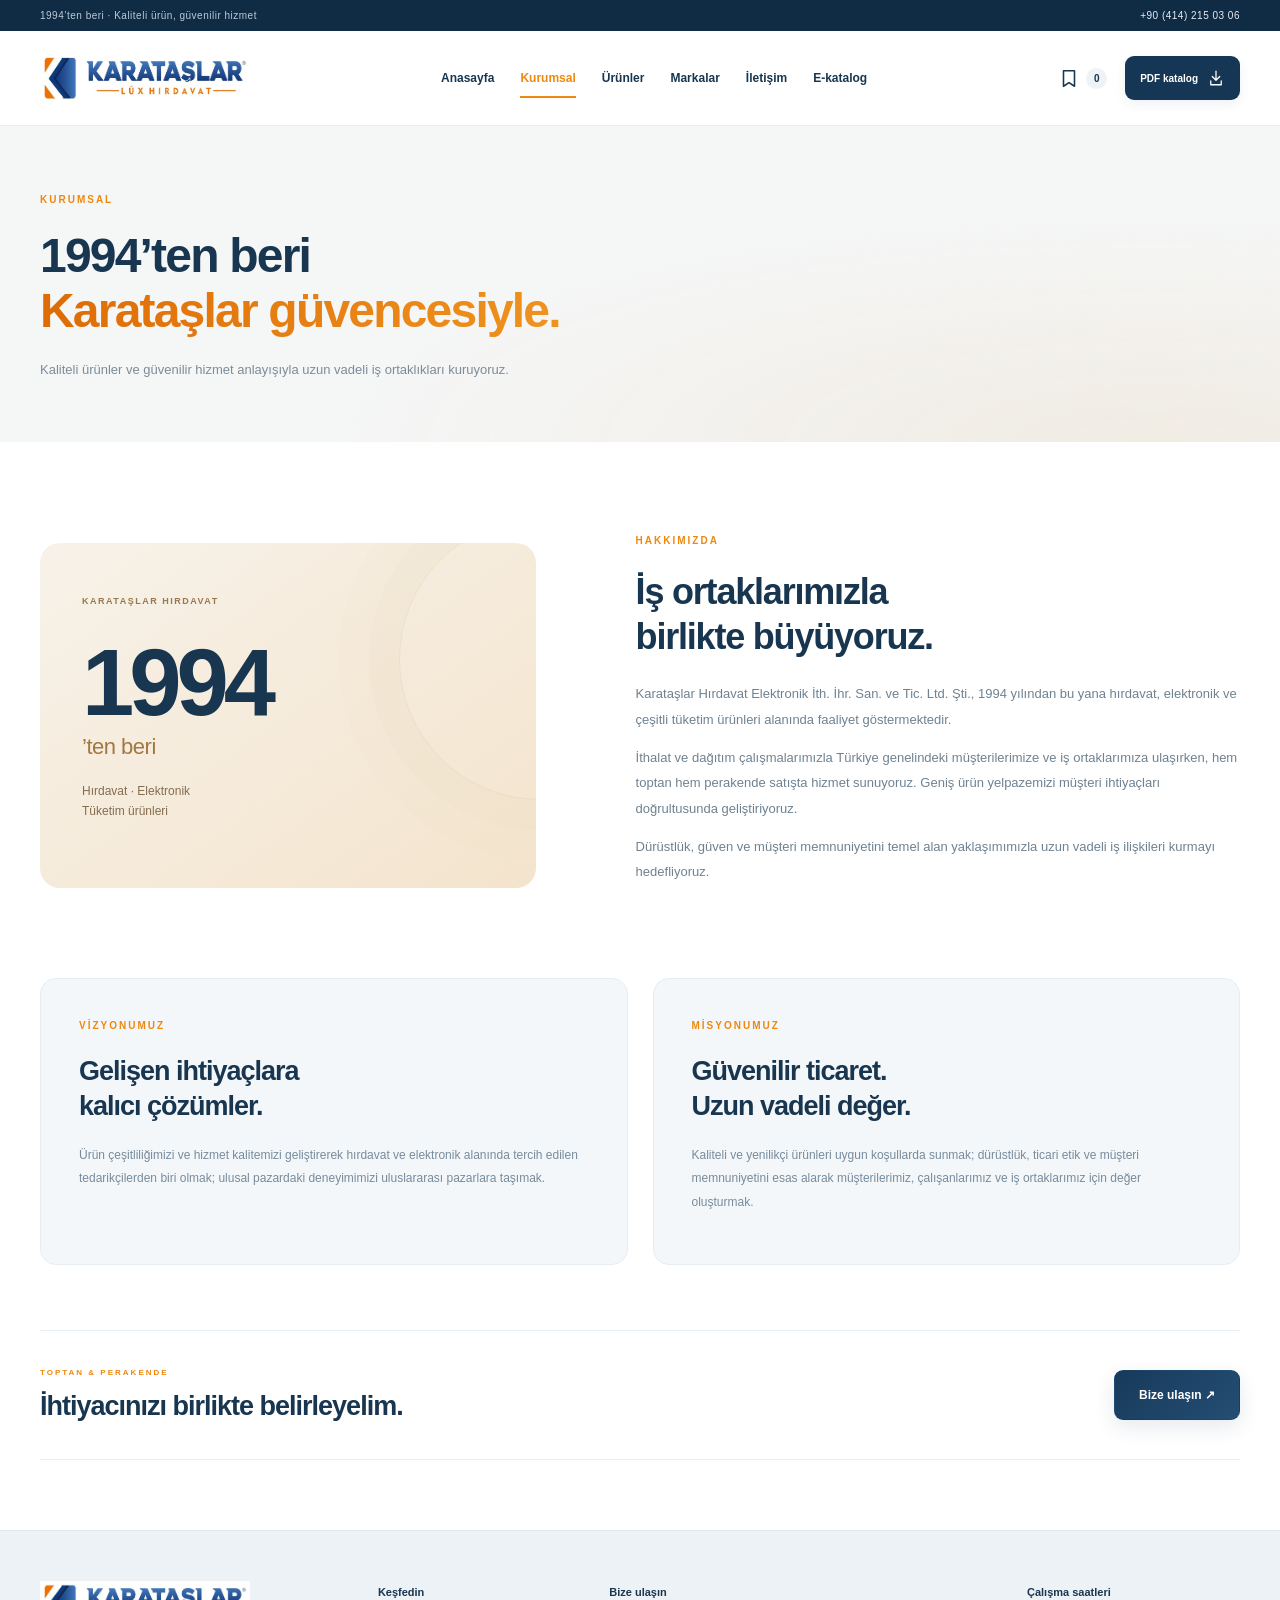
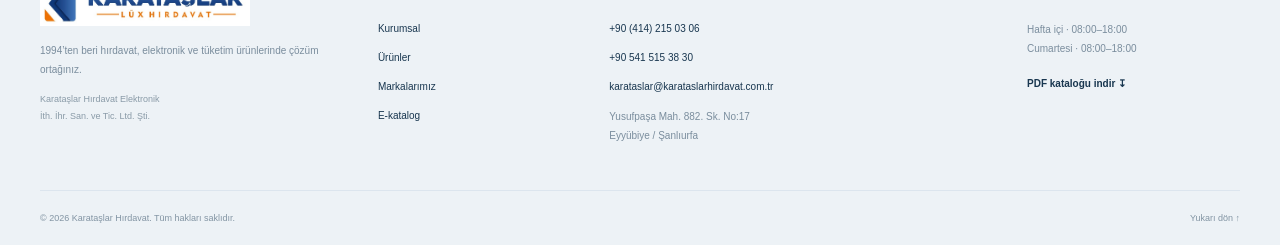
<file: kurumsal.html>
<!doctype html><html lang="tr"><head><meta charset="utf-8"><meta name="viewport" content="width=device-width,initial-scale=1"><meta name="theme-color" content="#163756"><title>Kurumsal | Karataşlar Hırdavat</title><meta name="description" content="Karataşlar Hırdavat’ın 1994’ten bugüne hikâyesi, misyonu ve vizyonu."><meta property="og:title" content="Kurumsal | Karataşlar Hırdavat"><meta property="og:description" content="Karataşlar Hırdavat’ın 1994’ten bugüne hikâyesi, misyonu ve vizyonu."><meta property="og:type" content="website"><link rel="icon" href="assets/favicon.png"><link rel="stylesheet" href="style.css?v=20261014-5"><link rel="stylesheet" href="corporate.css?v=20261014-5"><link rel="stylesheet" href="premium.css?v=20261014-5"><script src="catalog-data.js" defer></script><script src="app.js?v=20261014-5" defer></script><script src="corporate.js?v=20261014-5" defer></script><script src="motion.js?v=20261014-5" defer></script></head><body class="corporate-site"><a href="#main" class="skip">İçeriğe geç</a>
<div class="company-topbar"><div class="container"><span>1994’ten beri · Kaliteli ürün, güvenilir hizmet</span><a href="tel:+904142150306">+90 (414) 215 03 06</a></div></div>
<header class="company-header"><div class="container corporate-nav">
<a class="corporate-brand" href="index.html" aria-label="KARATAŞLAR ana sayfa"><img src="assets/logo.png" alt="KARATAŞLAR Lüx Hırdavat" width="250" height="51"></a>
<button id="menuToggle" class="menu-toggle" aria-controls="companyMenu" aria-expanded="false" aria-label="Menüyü aç"><svg viewBox="0 0 24 24"><path d="M4 6h16M4 12h16M4 18h16"/></svg><span>Menü</span></button>
<nav id="companyMenu" class="company-menu" aria-label="Ana menü"><a href="index.html">Anasayfa</a><a href="kurumsal.html" aria-current="page">Kurumsal</a><a href="urunler.html">Ürünler</a><a href="markalar.html">Markalar</a><a href="iletisim.html">İletişim</a><a href="e-katalog.html">E-katalog</a></nav>
<div class="company-actions"><a class="quick-products" href="urunler.html">Ürünleri keşfet <span aria-hidden="true">↗</span></a><button class="list-button" id="openList" aria-label="Seçim listem"><svg viewBox="0 0 24 24"><path d="M6 4h12v17l-6-4-6 4z"/></svg><span>Listem</span><b id="listCount">0</b></button><a class="download-nav" href="assets/karataslar-katalog.pdf" download aria-label="PDF kataloğu indir">PDF katalog <svg viewBox="0 0 24 24"><path d="M12 3v12m-5-5 5 5 5-5M5 16v5h14v-5"/></svg></a></div>
</div></header><main id="main"><section class="page-heading"><div class="container"><p class="eyebrow">KURUMSAL</p><h1>1994’ten beri<br><em>Karataşlar güvencesiyle.</em></h1><p>Kaliteli ürünler ve güvenilir hizmet anlayışıyla uzun vadeli iş ortaklıkları kuruyoruz.</p></div></section><section class="company-about container about-page"><div class="heritage-panel"><span>KARATAŞLAR HIRDAVAT</span><strong>1994<span>’ten beri</span></strong><p>Hırdavat · Elektronik<br>Tüketim ürünleri</p></div><div><p class="eyebrow">HAKKIMIZDA</p><h2>İş ortaklarımızla<br>birlikte büyüyoruz.</h2><p>Karataşlar Hırdavat Elektronik İth. İhr. San. ve Tic. Ltd. Şti., 1994 yılından bu yana hırdavat, elektronik ve çeşitli tüketim ürünleri alanında faaliyet göstermektedir.</p><p>İthalat ve dağıtım çalışmalarımızla Türkiye genelindeki müşterilerimize ve iş ortaklarımıza ulaşırken, hem toptan hem perakende satışta hizmet sunuyoruz. Geniş ürün yelpazemizi müşteri ihtiyaçları doğrultusunda geliştiriyoruz.</p><p>Dürüstlük, güven ve müşteri memnuniyetini temel alan yaklaşımımızla uzun vadeli iş ilişkileri kurmayı hedefliyoruz.</p></div></section><section class="company-values container"><div><p class="eyebrow">VİZYONUMUZ</p><h2>Gelişen ihtiyaçlara<br>kalıcı çözümler.</h2><p>Ürün çeşitliliğimizi ve hizmet kalitemizi geliştirerek hırdavat ve elektronik alanında tercih edilen tedarikçilerden biri olmak; ulusal pazardaki deneyimimizi uluslararası pazarlara taşımak.</p></div><div><p class="eyebrow">MİSYONUMUZ</p><h2>Güvenilir ticaret.<br>Uzun vadeli değer.</h2><p>Kaliteli ve yenilikçi ürünleri uygun koşullarda sunmak; dürüstlük, ticari etik ve müşteri memnuniyetini esas alarak müşterilerimiz, çalışanlarımız ve iş ortaklarımız için değer oluşturmak.</p></div></section><section class="business-callout container"><div><p class="eyebrow">TOPTAN & PERAKENDE</p><h2>İhtiyacınızı birlikte belirleyelim.</h2></div><a href="iletisim.html" class="button primary">Bize ulaşın ↗</a></section></main><footer class="company-footer"><div class="container company-footer-grid"><div><a href="index.html"><img src="assets/logo.png" alt="KARATAŞLAR Lüx Hırdavat" width="220" height="45"></a><p>1994’ten beri hırdavat, elektronik ve tüketim ürünlerinde çözüm ortağınız.</p><small>Karataşlar Hırdavat Elektronik<br>İth. İhr. San. ve Tic. Ltd. Şti.</small></div><div><h3>Keşfedin</h3><a href="kurumsal.html">Kurumsal</a><a href="urunler.html">Ürünler</a><a href="markalar.html">Markalarımız</a><a href="e-katalog.html">E-katalog</a></div><div><h3>Bize ulaşın</h3><a href="tel:+904142150306">+90 (414) 215 03 06</a><a href="tel:+905415153830">+90 541 515 38 30</a><a href="mailto:karataslar@karataslarhirdavat.com.tr">karataslar@karataslarhirdavat.com.tr</a><p>Yusufpaşa Mah. 882. Sk. No:17<br>Eyyübiye / Şanlıurfa</p></div><div><h3>Çalışma saatleri</h3><p>Hafta içi · 08:00–18:00<br>Cumartesi · 08:00–18:00</p><a class="footer-catalog" href="assets/karataslar-katalog.pdf" download>PDF kataloğu indir ↧</a></div></div><div class="container company-footer-bottom"><span>© 2026 Karataşlar Hırdavat. Tüm hakları saklıdır.</span><a href="#">Yukarı dön ↑</a></div></footer>  <dialog id="productDialog" class="product-dialog" aria-label="Ürün detayları"><button class="close-dialog" data-close aria-label="Kapat">×</button><div id="productDetail"></div></dialog>
  <dialog id="listDialog" class="list-dialog" aria-labelledby="listTitle">
    <div class="list-panel-heading"><button class="close-dialog" data-close aria-label="Kapat">×</button><p class="eyebrow">KARATAŞLAR</p><h2 id="listTitle">Seçim listem</h2><p class="list-intro">Ürünleri seçin, listenizi kopyalayın veya WhatsApp'ta paylaşın.</p><p id="selectedSummary" class="selected-summary" aria-live="polite"></p></div>
    <div class="list-panel-body"><div id="listItems"></div><div id="copyFallback" class="copy-fallback" hidden><label for="selectionText">Paylaşılacak liste</label><textarea id="selectionText" rows="8" readonly></textarea><p>Metni seçip kopyalayabilirsiniz.</p></div></div>
    <div class="list-footer"><div class="list-share-actions"><button id="copyList" class="button copy-button" aria-label="Listeyi kopyala" disabled><svg viewBox="0 0 24 24" aria-hidden="true"><rect x="8" y="8" width="12" height="12" rx="2"/><path d="M15 8V4H4v11h4"/></svg>Kopyala</button><a id="whatsappShare" class="button whatsapp-button" role="link" aria-label="WhatsApp'ta paylaş" aria-disabled="true" tabindex="-1" target="_blank" rel="noopener noreferrer"><svg viewBox="0 0 24 24" aria-hidden="true"><path d="M21 11.5a9 9 0 0 1-13.3 8L3 21l1.5-4.7A9 9 0 1 1 21 11.5Z"/><path d="M8 7.5c0 4.5 3.2 7.5 7.5 8l1-2.5-2.8-1-1 1c-1.7-.8-2.9-2-3.6-3.6l1-1L9 6.5Z"/></svg>WhatsApp</a><button id="clearList" class="button clear-button" disabled>Temizle</button></div><button id="exportList" class="text-link export-list" disabled>Metin dosyası olarak indir <span>↧</span></button><p class="share-hint">WhatsApp'ta alıcıyı seçip mesajı gönderebilirsiniz.</p><p id="listFeedback" class="list-feedback" role="status" hidden></p></div>
  </dialog>
  <div id="toast" class="toast" role="status"></div>
</body></html>
</file>
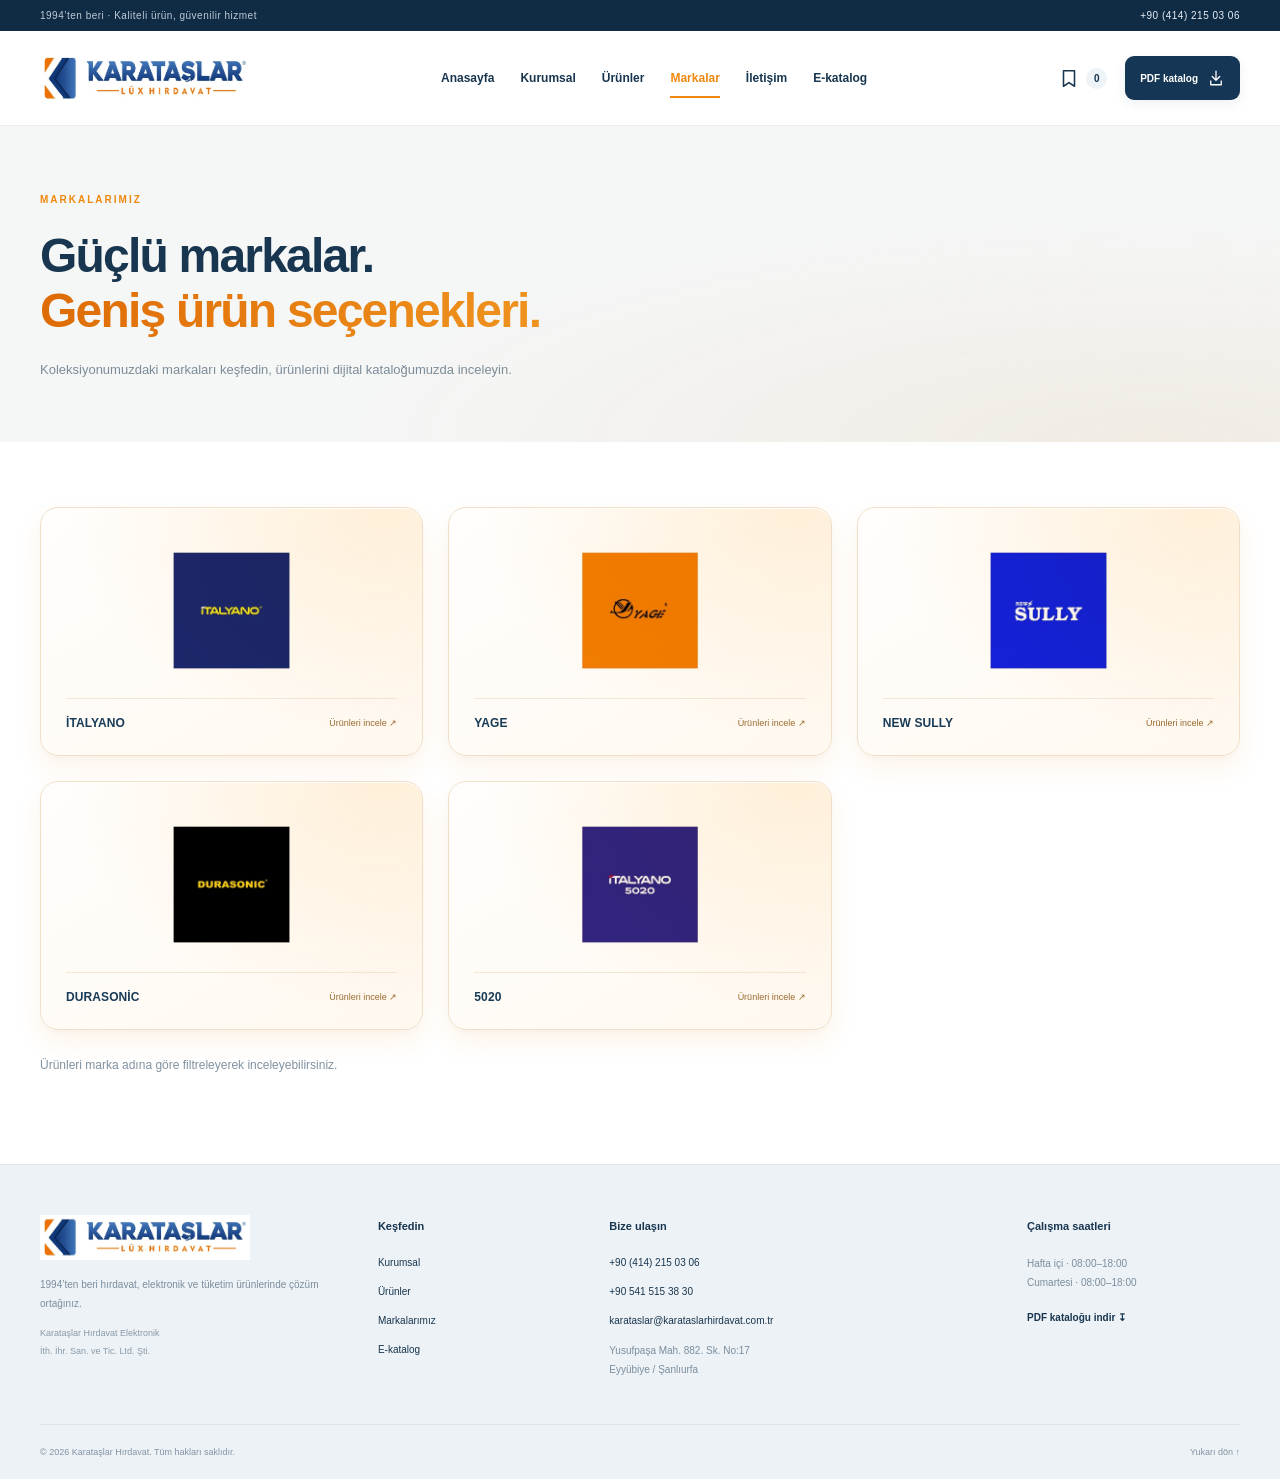
<file: markalar.html>
<!doctype html><html lang="tr"><head><meta charset="utf-8"><meta name="viewport" content="width=device-width,initial-scale=1"><meta name="theme-color" content="#163756"><title>Markalarımız | Karataşlar Hırdavat</title><meta name="description" content="İTALYANO, YAGE, NEW SULLY, DURASONİC ve 5020 markalarını keşfedin."><meta property="og:title" content="Markalarımız | Karataşlar Hırdavat"><meta property="og:description" content="İTALYANO, YAGE, NEW SULLY, DURASONİC ve 5020 markalarını keşfedin."><meta property="og:type" content="website"><link rel="icon" href="assets/favicon.png"><link rel="stylesheet" href="style.css?v=20261014-5"><link rel="stylesheet" href="corporate.css?v=20261014-5"><link rel="stylesheet" href="premium.css?v=20261014-5"><script src="catalog-data.js" defer></script><script src="app.js?v=20261014-5" defer></script><script src="corporate.js?v=20261014-5" defer></script><script src="motion.js?v=20261014-5" defer></script></head><body class="corporate-site"><a href="#main" class="skip">İçeriğe geç</a>
<div class="company-topbar"><div class="container"><span>1994’ten beri · Kaliteli ürün, güvenilir hizmet</span><a href="tel:+904142150306">+90 (414) 215 03 06</a></div></div>
<header class="company-header"><div class="container corporate-nav">
<a class="corporate-brand" href="index.html" aria-label="KARATAŞLAR ana sayfa"><img src="assets/logo.png" alt="KARATAŞLAR Lüx Hırdavat" width="250" height="51"></a>
<button id="menuToggle" class="menu-toggle" aria-controls="companyMenu" aria-expanded="false" aria-label="Menüyü aç"><svg viewBox="0 0 24 24"><path d="M4 6h16M4 12h16M4 18h16"/></svg><span>Menü</span></button>
<nav id="companyMenu" class="company-menu" aria-label="Ana menü"><a href="index.html">Anasayfa</a><a href="kurumsal.html">Kurumsal</a><a href="urunler.html">Ürünler</a><a href="markalar.html" aria-current="page">Markalar</a><a href="iletisim.html">İletişim</a><a href="e-katalog.html">E-katalog</a></nav>
<div class="company-actions"><a class="quick-products" href="urunler.html">Ürünleri keşfet <span aria-hidden="true">↗</span></a><button class="list-button" id="openList" aria-label="Seçim listem"><svg viewBox="0 0 24 24"><path d="M6 4h12v17l-6-4-6 4z"/></svg><span>Listem</span><b id="listCount">0</b></button><a class="download-nav" href="assets/karataslar-katalog.pdf" download aria-label="PDF kataloğu indir">PDF katalog <svg viewBox="0 0 24 24"><path d="M12 3v12m-5-5 5 5 5-5M5 16v5h14v-5"/></svg></a></div>
</div></header><main id="main"><section class="page-heading"><div class="container"><p class="eyebrow">MARKALARIMIZ</p><h1>Güçlü markalar.<br><em>Geniş ürün seçenekleri.</em></h1><p>Koleksiyonumuzdaki markaları keşfedin, ürünlerini dijital kataloğumuzda inceleyin.</p></div></section><section class="company-brands container brands-page"><div class="brand-grid brand-grid-full"><a class="brand-card" href="urunler.html?marka=italyano" aria-label="İTALYANO ürünlerini incele"><img src="assets/brand-italyano.webp" alt="İTALYANO" loading="lazy" width="260" height="140"><div><strong>İTALYANO</strong><span>Ürünleri incele <span aria-hidden="true">↗</span></span></div></a><a class="brand-card" href="urunler.html?marka=yage" aria-label="YAGE ürünlerini incele"><img src="assets/brand-yage.webp" alt="YAGE" loading="lazy" width="260" height="140"><div><strong>YAGE</strong><span>Ürünleri incele <span aria-hidden="true">↗</span></span></div></a><a class="brand-card" href="urunler.html?marka=sully" aria-label="NEW SULLY ürünlerini incele"><img src="assets/brand-new-sully.webp" alt="NEW SULLY" loading="lazy" width="260" height="140"><div><strong>NEW SULLY</strong><span>Ürünleri incele <span aria-hidden="true">↗</span></span></div></a><a class="brand-card" href="urunler.html?marka=durasonic" aria-label="DURASONİC ürünlerini incele"><img src="assets/brand-durasonic.webp" alt="DURASONİC" loading="lazy" width="260" height="140"><div><strong>DURASONİC</strong><span>Ürünleri incele <span aria-hidden="true">↗</span></span></div></a><a class="brand-card" href="urunler.html?marka=5020" aria-label="5020 ürünlerini incele"><img src="assets/brand-5020.webp" alt="5020" loading="lazy" width="260" height="140"><div><strong>5020</strong><span>Ürünleri incele <span aria-hidden="true">↗</span></span></div></a></div><p class="brand-note">Ürünleri marka adına göre filtreleyerek inceleyebilirsiniz.</p></section></main><footer class="company-footer"><div class="container company-footer-grid"><div><a href="index.html"><img src="assets/logo.png" alt="KARATAŞLAR Lüx Hırdavat" width="220" height="45"></a><p>1994’ten beri hırdavat, elektronik ve tüketim ürünlerinde çözüm ortağınız.</p><small>Karataşlar Hırdavat Elektronik<br>İth. İhr. San. ve Tic. Ltd. Şti.</small></div><div><h3>Keşfedin</h3><a href="kurumsal.html">Kurumsal</a><a href="urunler.html">Ürünler</a><a href="markalar.html">Markalarımız</a><a href="e-katalog.html">E-katalog</a></div><div><h3>Bize ulaşın</h3><a href="tel:+904142150306">+90 (414) 215 03 06</a><a href="tel:+905415153830">+90 541 515 38 30</a><a href="mailto:karataslar@karataslarhirdavat.com.tr">karataslar@karataslarhirdavat.com.tr</a><p>Yusufpaşa Mah. 882. Sk. No:17<br>Eyyübiye / Şanlıurfa</p></div><div><h3>Çalışma saatleri</h3><p>Hafta içi · 08:00–18:00<br>Cumartesi · 08:00–18:00</p><a class="footer-catalog" href="assets/karataslar-katalog.pdf" download>PDF kataloğu indir ↧</a></div></div><div class="container company-footer-bottom"><span>© 2026 Karataşlar Hırdavat. Tüm hakları saklıdır.</span><a href="#">Yukarı dön ↑</a></div></footer>  <dialog id="productDialog" class="product-dialog" aria-label="Ürün detayları"><button class="close-dialog" data-close aria-label="Kapat">×</button><div id="productDetail"></div></dialog>
  <dialog id="listDialog" class="list-dialog" aria-labelledby="listTitle">
    <div class="list-panel-heading"><button class="close-dialog" data-close aria-label="Kapat">×</button><p class="eyebrow">KARATAŞLAR</p><h2 id="listTitle">Seçim listem</h2><p class="list-intro">Ürünleri seçin, listenizi kopyalayın veya WhatsApp'ta paylaşın.</p><p id="selectedSummary" class="selected-summary" aria-live="polite"></p></div>
    <div class="list-panel-body"><div id="listItems"></div><div id="copyFallback" class="copy-fallback" hidden><label for="selectionText">Paylaşılacak liste</label><textarea id="selectionText" rows="8" readonly></textarea><p>Metni seçip kopyalayabilirsiniz.</p></div></div>
    <div class="list-footer"><div class="list-share-actions"><button id="copyList" class="button copy-button" aria-label="Listeyi kopyala" disabled><svg viewBox="0 0 24 24" aria-hidden="true"><rect x="8" y="8" width="12" height="12" rx="2"/><path d="M15 8V4H4v11h4"/></svg>Kopyala</button><a id="whatsappShare" class="button whatsapp-button" role="link" aria-label="WhatsApp'ta paylaş" aria-disabled="true" tabindex="-1" target="_blank" rel="noopener noreferrer"><svg viewBox="0 0 24 24" aria-hidden="true"><path d="M21 11.5a9 9 0 0 1-13.3 8L3 21l1.5-4.7A9 9 0 1 1 21 11.5Z"/><path d="M8 7.5c0 4.5 3.2 7.5 7.5 8l1-2.5-2.8-1-1 1c-1.7-.8-2.9-2-3.6-3.6l1-1L9 6.5Z"/></svg>WhatsApp</a><button id="clearList" class="button clear-button" disabled>Temizle</button></div><button id="exportList" class="text-link export-list" disabled>Metin dosyası olarak indir <span>↧</span></button><p class="share-hint">WhatsApp'ta alıcıyı seçip mesajı gönderebilirsiniz.</p><p id="listFeedback" class="list-feedback" role="status" hidden></p></div>
  </dialog>
  <div id="toast" class="toast" role="status"></div>
</body></html>
</file>
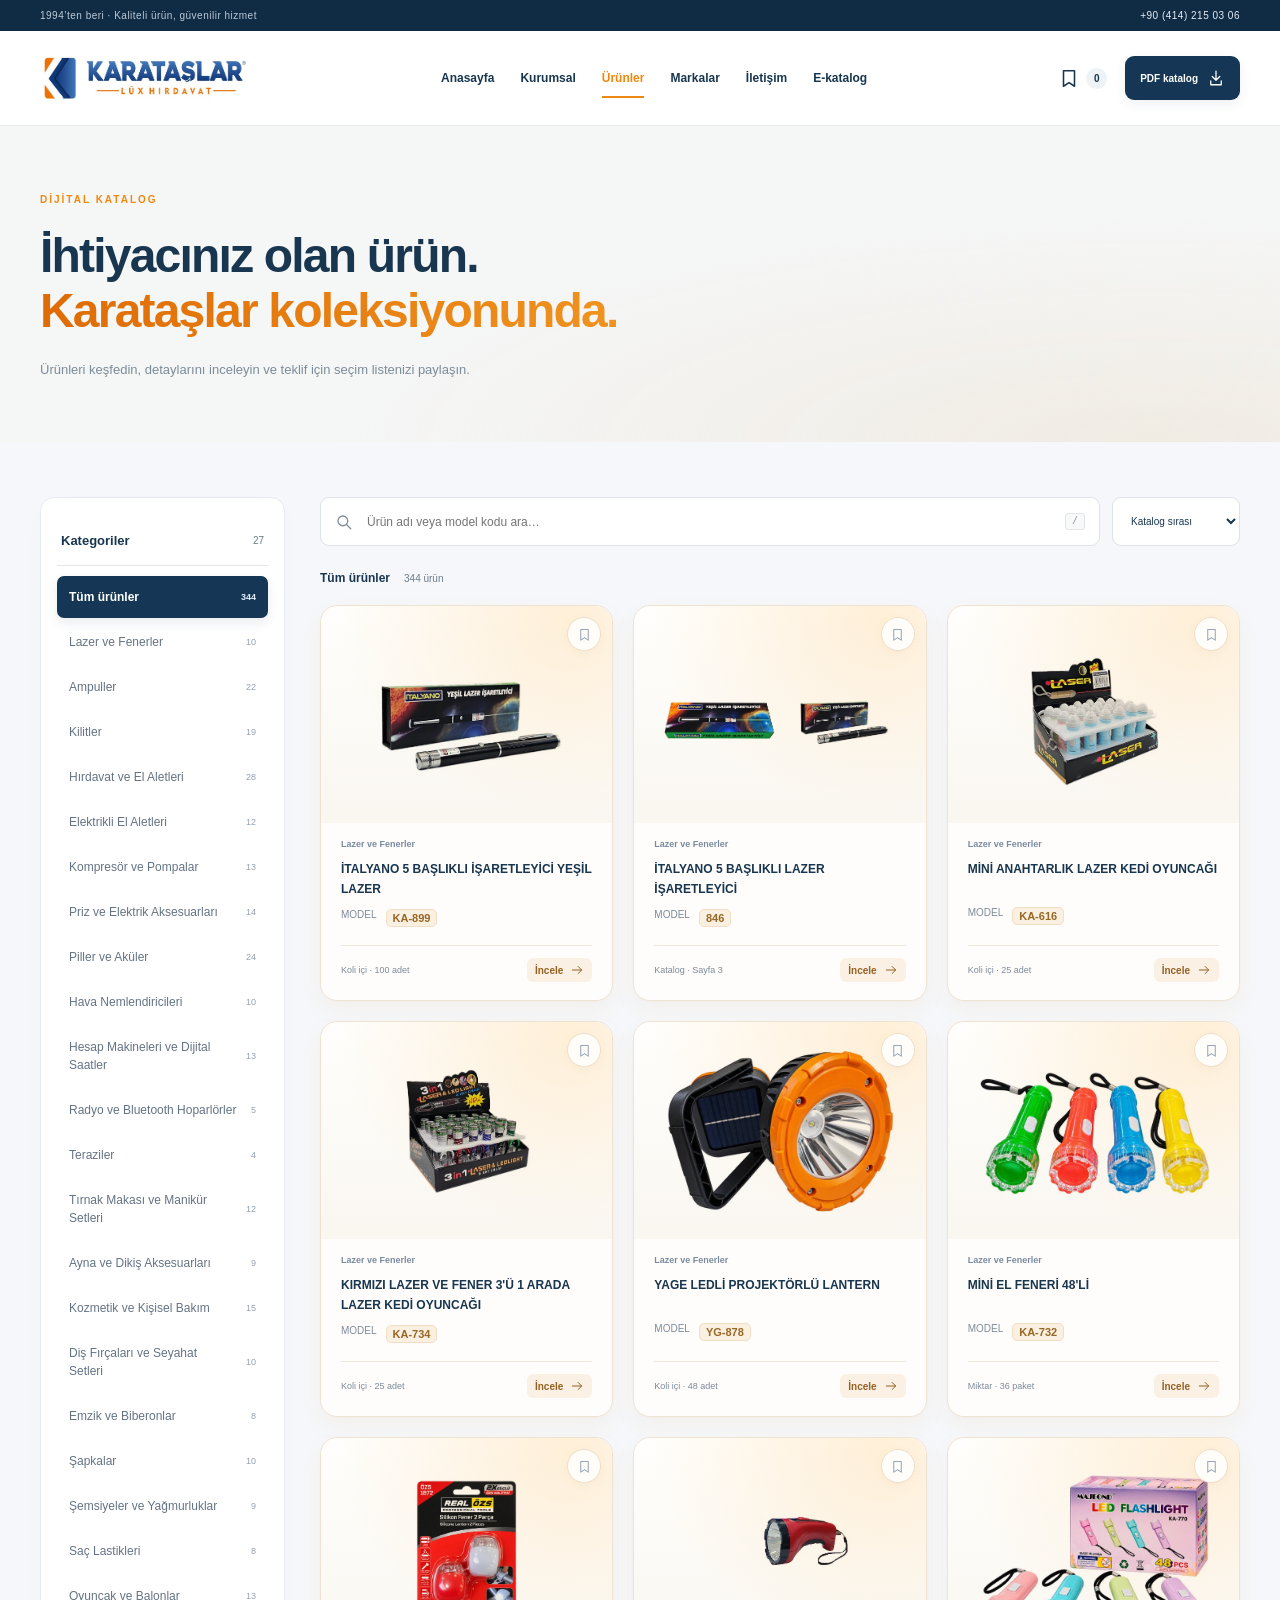
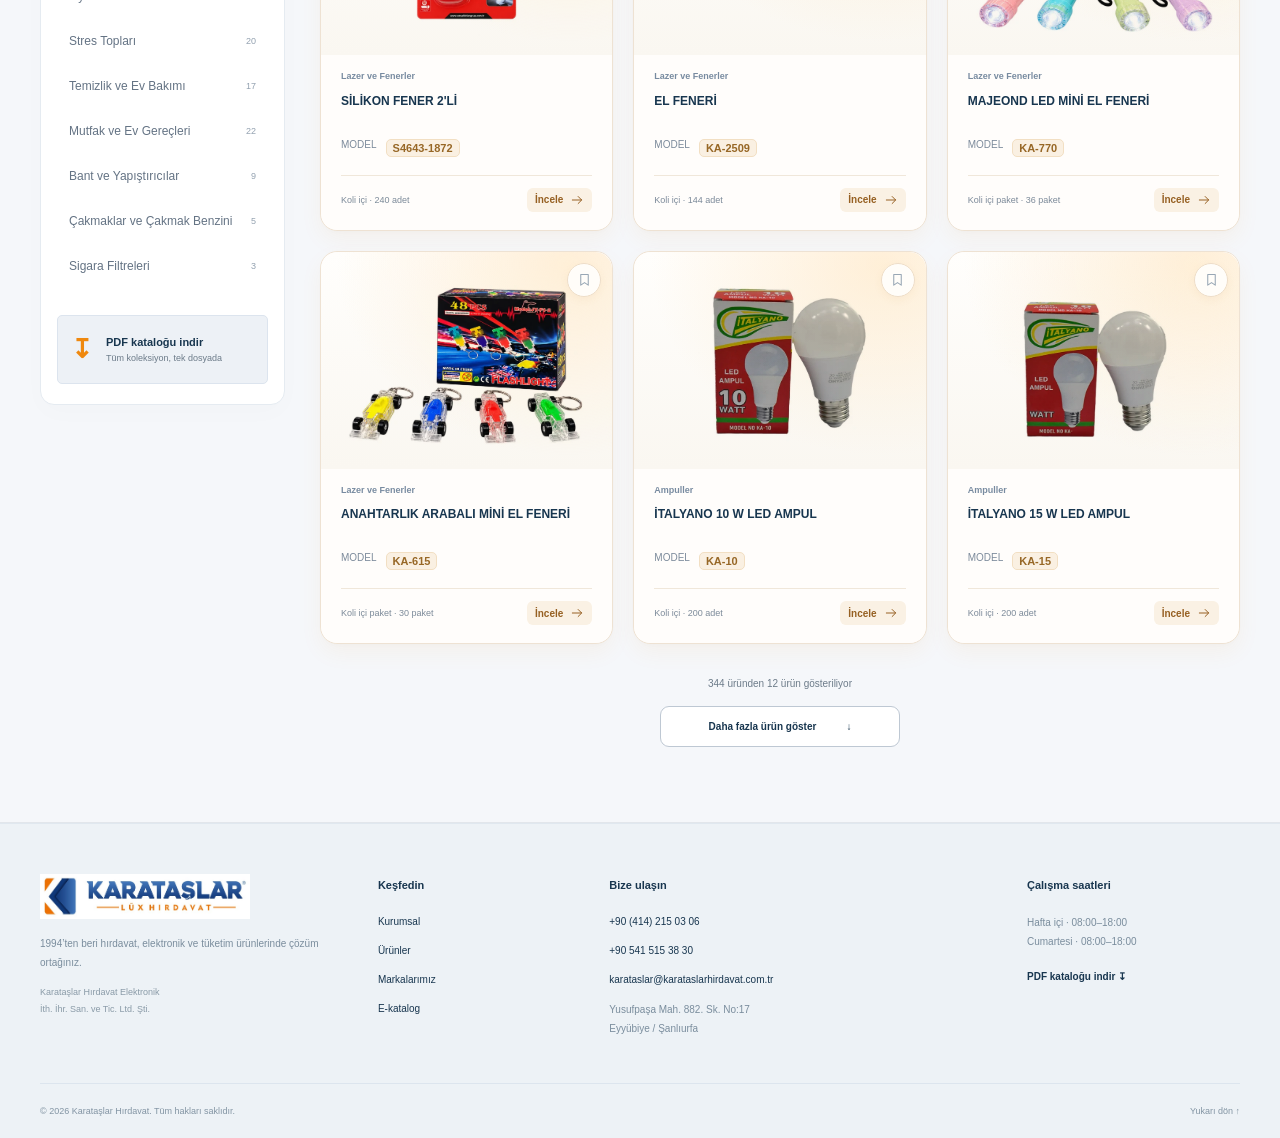
<file: urunler.html>
<!doctype html><html lang="tr"><head><meta charset="utf-8"><meta name="viewport" content="width=device-width,initial-scale=1"><meta name="theme-color" content="#163756"><title>Ürünler | Karataşlar Hırdavat</title><meta name="description" content="344 ürün ve 27 kategori: ürün adı ve model koduyla arayın, seçim listenizi oluşturun."><meta property="og:title" content="Ürünler | Karataşlar Hırdavat"><meta property="og:description" content="344 ürün ve 27 kategori: ürün adı ve model koduyla arayın, seçim listenizi oluşturun."><meta property="og:type" content="website"><link rel="icon" href="assets/favicon.png"><link rel="stylesheet" href="style.css?v=20261014-5"><link rel="stylesheet" href="corporate.css?v=20261014-5"><link rel="stylesheet" href="premium.css?v=20261014-5"><script src="catalog-data.js" defer></script><script src="app.js?v=20261014-5" defer></script><script src="corporate.js?v=20261014-5" defer></script><script src="motion.js?v=20261014-5" defer></script></head><body class="corporate-site"><a href="#main" class="skip">İçeriğe geç</a>
<div class="company-topbar"><div class="container"><span>1994’ten beri · Kaliteli ürün, güvenilir hizmet</span><a href="tel:+904142150306">+90 (414) 215 03 06</a></div></div>
<header class="company-header"><div class="container corporate-nav">
<a class="corporate-brand" href="index.html" aria-label="KARATAŞLAR ana sayfa"><img src="assets/logo.png" alt="KARATAŞLAR Lüx Hırdavat" width="250" height="51"></a>
<button id="menuToggle" class="menu-toggle" aria-controls="companyMenu" aria-expanded="false" aria-label="Menüyü aç"><svg viewBox="0 0 24 24"><path d="M4 6h16M4 12h16M4 18h16"/></svg><span>Menü</span></button>
<nav id="companyMenu" class="company-menu" aria-label="Ana menü"><a href="index.html">Anasayfa</a><a href="kurumsal.html">Kurumsal</a><a href="urunler.html" aria-current="page">Ürünler</a><a href="markalar.html">Markalar</a><a href="iletisim.html">İletişim</a><a href="e-katalog.html">E-katalog</a></nav>
<div class="company-actions"><a class="quick-products" href="urunler.html">Ürünleri keşfet <span aria-hidden="true">↗</span></a><button class="list-button" id="openList" aria-label="Seçim listem"><svg viewBox="0 0 24 24"><path d="M6 4h12v17l-6-4-6 4z"/></svg><span>Listem</span><b id="listCount">0</b></button><a class="download-nav" href="assets/karataslar-katalog.pdf" download aria-label="PDF kataloğu indir">PDF katalog <svg viewBox="0 0 24 24"><path d="M12 3v12m-5-5 5 5 5-5M5 16v5h14v-5"/></svg></a></div>
</div></header><main id="main"><section class="page-heading"><div class="container"><p class="eyebrow">DİJİTAL KATALOG</p><h1>İhtiyacınız olan ürün.<br><em>Karataşlar koleksiyonunda.</em></h1><p>Ürünleri keşfedin, detaylarını inceleyin ve teklif için seçim listenizi paylaşın.</p></div></section>    <section class="catalog-section" id="catalog"><div class="container">
      <div class="section-heading catalog-title"><div><p class="eyebrow">DİJİTAL KATALOG</p><h2>Ürün koleksiyonumuz</h2><p class="subheading">Detayları inceleyin, ihtiyacınıza uygun ürünleri seçin.</p></div><span class="collection-label">2026 <span>KOLEKSİYONU</span></span></div>
      <div class="catalog-layout">
        <aside class="sidebar"><div class="sidebar-top"><h3>Kategoriler</h3><span>27</span></div><div id="categoryNav"></div><a class="sidebar-pdf" href="assets/karataslar-katalog.pdf" download><span>↧</span><div>PDF kataloğu indir<small>Tüm koleksiyon, tek dosyada</small></div></a></aside>
        <div class="catalog-main"><div class="toolbar"><label class="search"><svg viewBox="0 0 24 24"><circle cx="10.5" cy="10.5" r="6.5"/><path d="m16 16 5 5"/></svg><input id="search" type="search" placeholder="Ürün adı veya model kodu ara…" aria-label="Ürün adı veya model kodu ara"><kbd>/</kbd></label><label class="sort"><span class="sr-only">Ürün sıralaması</span><select id="sort"><option value="catalog">Katalog sırası</option><option value="az">İsim: A → Z</option><option value="za">İsim: Z → A</option></select></label></div>
          <label class="mobile-category"><span>Kategori</span><select id="mobileCategory"></select></label>
          <div class="results-bar"><div><h3 id="activeTitle">Tüm ürünler</h3><span id="resultCount" aria-live="polite"></span></div><button id="clearFilters" hidden>Filtreleri temizle <span>×</span></button></div>
          <div id="products" class="product-grid" aria-busy="true"><p class="loading">Koleksiyon yükleniyor…</p></div><div class="load-area"><p id="shownCount"></p><button id="loadMore" class="button outline" hidden>Daha fazla ürün göster <span>↓</span></button></div>
        </div>
      </div>
    </div></section></main><footer class="company-footer"><div class="container company-footer-grid"><div><a href="index.html"><img src="assets/logo.png" alt="KARATAŞLAR Lüx Hırdavat" width="220" height="45"></a><p>1994’ten beri hırdavat, elektronik ve tüketim ürünlerinde çözüm ortağınız.</p><small>Karataşlar Hırdavat Elektronik<br>İth. İhr. San. ve Tic. Ltd. Şti.</small></div><div><h3>Keşfedin</h3><a href="kurumsal.html">Kurumsal</a><a href="urunler.html">Ürünler</a><a href="markalar.html">Markalarımız</a><a href="e-katalog.html">E-katalog</a></div><div><h3>Bize ulaşın</h3><a href="tel:+904142150306">+90 (414) 215 03 06</a><a href="tel:+905415153830">+90 541 515 38 30</a><a href="mailto:karataslar@karataslarhirdavat.com.tr">karataslar@karataslarhirdavat.com.tr</a><p>Yusufpaşa Mah. 882. Sk. No:17<br>Eyyübiye / Şanlıurfa</p></div><div><h3>Çalışma saatleri</h3><p>Hafta içi · 08:00–18:00<br>Cumartesi · 08:00–18:00</p><a class="footer-catalog" href="assets/karataslar-katalog.pdf" download>PDF kataloğu indir ↧</a></div></div><div class="container company-footer-bottom"><span>© 2026 Karataşlar Hırdavat. Tüm hakları saklıdır.</span><a href="#">Yukarı dön ↑</a></div></footer>  <dialog id="productDialog" class="product-dialog" aria-label="Ürün detayları"><button class="close-dialog" data-close aria-label="Kapat">×</button><div id="productDetail"></div></dialog>
  <dialog id="listDialog" class="list-dialog" aria-labelledby="listTitle">
    <div class="list-panel-heading"><button class="close-dialog" data-close aria-label="Kapat">×</button><p class="eyebrow">KARATAŞLAR</p><h2 id="listTitle">Seçim listem</h2><p class="list-intro">Ürünleri seçin, listenizi kopyalayın veya WhatsApp'ta paylaşın.</p><p id="selectedSummary" class="selected-summary" aria-live="polite"></p></div>
    <div class="list-panel-body"><div id="listItems"></div><div id="copyFallback" class="copy-fallback" hidden><label for="selectionText">Paylaşılacak liste</label><textarea id="selectionText" rows="8" readonly></textarea><p>Metni seçip kopyalayabilirsiniz.</p></div></div>
    <div class="list-footer"><div class="list-share-actions"><button id="copyList" class="button copy-button" aria-label="Listeyi kopyala" disabled><svg viewBox="0 0 24 24" aria-hidden="true"><rect x="8" y="8" width="12" height="12" rx="2"/><path d="M15 8V4H4v11h4"/></svg>Kopyala</button><a id="whatsappShare" class="button whatsapp-button" role="link" aria-label="WhatsApp'ta paylaş" aria-disabled="true" tabindex="-1" target="_blank" rel="noopener noreferrer"><svg viewBox="0 0 24 24" aria-hidden="true"><path d="M21 11.5a9 9 0 0 1-13.3 8L3 21l1.5-4.7A9 9 0 1 1 21 11.5Z"/><path d="M8 7.5c0 4.5 3.2 7.5 7.5 8l1-2.5-2.8-1-1 1c-1.7-.8-2.9-2-3.6-3.6l1-1L9 6.5Z"/></svg>WhatsApp</a><button id="clearList" class="button clear-button" disabled>Temizle</button></div><button id="exportList" class="text-link export-list" disabled>Metin dosyası olarak indir <span>↧</span></button><p class="share-hint">WhatsApp'ta alıcıyı seçip mesajı gönderebilirsiniz.</p><p id="listFeedback" class="list-feedback" role="status" hidden></p></div>
  </dialog>
  <div id="toast" class="toast" role="status"></div>
</body></html>
</file>
<file: style.css>
:root{--navy:#163756;--ink:#122e49;--orange:#ef820b;--muted:#6c7b89;--line:#e2e6eb;--cream:#f6f5f1;--blue-pale:#eef3f8;--white:#fff;--font:'Segoe UI',Arial,sans-serif}*{box-sizing:border-box}html{scroll-behavior:smooth;scroll-padding-top:110px}body{margin:0;color:var(--ink);font-family:var(--font);font-size:14px;background:white}button,input,select{font:inherit}button,a,input,select{-webkit-tap-highlight-color:transparent}button,a{touch-action:manipulation}a{color:inherit;text-decoration:none}button{cursor:pointer}button:disabled{cursor:default;opacity:.45}svg{width:22px;height:22px;fill:none;stroke:currentColor;stroke-width:1.7;stroke-linecap:round;stroke-linejoin:round;flex-shrink:0}img{max-width:100%;display:block}.container{width:min(1280px,calc(100% - 88px));margin:auto}.topbar{background:var(--navy);color:#dce5ee;font-size:10px;letter-spacing:1.2px;font-weight:600}.topbar .container{display:flex;justify-content:space-between;padding:11px 0}.dot{margin:0 10px;color:#f7a34b}header{position:sticky;top:0;z-index:20;background:#ffffffed;backdrop-filter:blur(18px);border-bottom:1px solid var(--line)}.nav{height:94px;display:flex;align-items:center;gap:45px}.brand{margin-right:auto;flex-shrink:0}.brand img{width:243px;height:auto}nav{display:flex;gap:29px;font-weight:700;font-size:13px}nav a{padding:12px 0}nav a:hover,.text-link:hover{color:var(--orange)}.nav-actions{display:flex;align-items:center;gap:22px}.list-button{display:flex;align-items:center;gap:9px;background:none;border:0;font-size:12px;font-weight:600;color:var(--ink);padding:10px 0}.list-button b{font-size:10px;background:var(--blue-pale);min-width:21px;line-height:21px;border-radius:50%}.download-nav{padding:13px 17px;background:var(--navy);color:white;border-radius:5px;display:flex;align-items:center;gap:13px;font-size:12px;font-weight:700}.download-nav svg{width:18px;height:18px}.hero{background:var(--cream);overflow:hidden}.hero-grid{display:grid;grid-template-columns:1.07fr 1fr;min-height:600px;gap:75px;align-items:center;padding-top:55px;padding-bottom:58px}.eyebrow{margin:0 0 20px;font-size:10px;font-weight:800;letter-spacing:2px;line-height:1.7}.hero .eyebrow{display:flex;align-items:center;gap:10px}.eyebrow>span{width:20px;height:3px;background:var(--orange)}h1{font-size:clamp(40px,4.25vw,62px);font-weight:800;letter-spacing:-2.7px;line-height:1.16;margin:0 0 25px}h1 em{font-style:normal;color:var(--orange)}.intro{font-size:15px;color:var(--muted);max-width:440px;line-height:1.95;margin-bottom:29px}.button{display:inline-flex;align-items:center;justify-content:center;gap:30px;border-radius:5px;padding:17px 24px;font-weight:800;font-size:12px;border:1px solid transparent;transition:transform .2s,background .2s}.button:hover{transform:translateY(-2px)}.primary{color:#fff;background:var(--navy)}.primary:hover{background:#234a70}.button svg{width:20px}.outline{background:white;border-color:#bec8d3;color:var(--ink)}.hero-stats{display:flex;gap:30px;margin-top:42px;align-items:center}.hero-stats>div{display:flex;flex-direction:column;padding-right:30px;border-right:1px solid #d8dcd9;gap:4px}.hero-stats strong{font-size:32px;letter-spacing:-1px;line-height:1.2}.hero-stats span{font-size:10px;color:var(--muted)}.hero-stats .stat-last{border:0;display:flex;flex-direction:row;align-items:center;gap:12px;padding:0}.stat-last span{line-height:1.9}.stat-last .small-mark{font-weight:800;color:var(--orange);font-size:36px;transform:skew(-9deg)}.hero-visual{position:relative;padding:0 10px 24px}.visual-pattern{position:absolute;width:420px;height:420px;border:1px solid #deded6;border-radius:50%;top:-8px;left:20px;outline:35px solid #e9e9e140;box-shadow:0 0 0 70px #e9e9e133}.edition{position:absolute;right:0;top:2px;z-index:2;background:var(--orange);color:white;padding:14px 17px;font-size:8px;letter-spacing:1.6px;transform:rotate(5deg);border-radius:3px}.edition strong{font-size:24px;letter-spacing:0;line-height:1.1}.hero-product{background:white;border:1px solid #ecece7;border-radius:12px;position:relative;padding:29px 32px 22px;box-shadow:0 25px 55px #2036500c;transform:rotate(-2deg);width:100%}.product-series{display:flex;align-items:center;justify-content:space-between;font-size:22px;letter-spacing:-1px;font-weight:800}.product-series small{font-size:8px;letter-spacing:1px;color:var(--muted);font-weight:600}.hero-product>img{height:305px;width:100%;object-fit:contain;padding:12px 20px}.hero-caption{border-top:1px solid var(--line);padding-top:19px;display:flex;justify-content:space-between;align-items:center}.hero-caption>div{display:flex;flex-direction:column;gap:6px}.hero-caption span{font-size:8px;letter-spacing:1.3px;color:var(--muted)}.hero-caption strong{font-size:21px;letter-spacing:-.6px}.circle-arrow{display:grid;place-items:center;background:var(--navy);color:#fff;border:none;width:40px;height:40px;border-radius:50%}.circle-arrow:hover{background:var(--orange)}.floating-note{position:absolute;bottom:-2px;left:-28px;background:var(--navy);color:white;border-radius:7px;padding:15px 20px;display:flex;align-items:center;gap:16px;box-shadow:0 10px 25px #15375616;font-size:11px;font-weight:600;transform:rotate(1deg)}.floating-note>span{font-size:28px;color:var(--orange)}.floating-note small{display:block;color:#aebed0;font-size:9px;font-weight:400;margin-top:5px}.category-section{padding-top:68px;padding-bottom:65px}h2{font-size:29px;font-weight:800;letter-spacing:-1px;margin:0;line-height:1.3}.section-heading{display:flex;justify-content:space-between;align-items:end;gap:25px;margin-bottom:30px}.section-heading .eyebrow{color:var(--orange);margin-bottom:10px}.text-link{font-size:11px;font-weight:800;display:inline-flex;gap:20px;align-items:center}.text-link span{font-size:21px}.feature-categories{display:grid;grid-template-columns:repeat(4,1fr);gap:18px}.feature-category{position:relative;text-align:left;background:#f6f8fa;border:1px solid #edf0f3;border-radius:7px;min-height:194px;padding:25px 23px 20px;overflow:hidden;color:var(--ink);transition:background .2s,transform .2s}.feature-category:hover{background:#edf2f7;transform:translateY(-3px)}.feature-category img{height:96px;width:124px;object-fit:contain;margin-left:auto;margin-bottom:15px;mix-blend-mode:multiply;position:relative}.feature-category .cat-num{position:absolute;top:22px;left:22px;color:#a7b4c0;font-size:11px;font-weight:700;letter-spacing:1px}.feature-category strong{display:block;font-size:14px;font-weight:800;letter-spacing:-.3px;position:relative}.feature-category .cat-bottom{display:flex;justify-content:space-between;align-items:center;margin-top:7px;color:var(--muted);font-size:10px}.cat-bottom svg{height:16px;width:16px;color:var(--orange)}.catalog-section{background:#f8f9fb;padding:65px 0 75px;border-block:1px solid var(--line)}.catalog-title{margin-bottom:37px}.subheading{margin:12px 0 0;font-size:12px;color:var(--muted)}.collection-label{font-size:30px;letter-spacing:-1px;font-weight:800;color:#b6c2cf;line-height:1.2}.collection-label span{display:block;font-size:8px;letter-spacing:2.2px}.catalog-layout{display:grid;grid-template-columns:245px minmax(0,1fr);gap:35px}.sidebar-top{display:flex;justify-content:space-between;align-items:center;padding:15px 4px 17px;border-bottom:1px solid var(--line);margin-bottom:10px}.sidebar-top h3{font-size:13px;margin:0;font-weight:800}.sidebar-top>span{font-size:10px;color:var(--muted)}#categoryNav{display:flex;flex-direction:column;gap:3px}.cat-button{display:flex;justify-content:space-between;align-items:center;text-align:left;background:none;border:0;color:#647384;width:100%;gap:14px;padding:12px 12px;border-radius:4px;font-size:11px;line-height:1.5}.cat-button span{font-size:9px;color:#92a0af;flex-shrink:0}.cat-button:hover{background:#eaf0f6;color:var(--navy)}.cat-button.active{background:var(--navy);color:white;font-weight:700}.cat-button.active span{color:#c7d3e0}.sidebar-pdf{display:flex;align-items:center;gap:13px;background:#edf1f6;border:1px solid #dce4ee;border-radius:5px;padding:18px 13px;margin-top:28px;font-size:11px;font-weight:800}.sidebar-pdf>span{font-size:26px;color:var(--orange)}.sidebar-pdf small{display:block;font-size:9px;font-weight:400;color:var(--muted);margin-top:5px}.toolbar{display:flex;gap:12px}.search{display:flex;align-items:center;flex:1;border:1px solid #dde3e9;background:#fff;border-radius:5px;padding:0 14px;height:49px;gap:12px}.search svg{width:18px;color:#7f8c99}.search input{width:100%;min-width:0;outline:0;border:0;font-size:11px;color:var(--ink);background:transparent}.search kbd{border:1px solid var(--line);background:#f8f9fb;padding:2px 6px;border-radius:3px;color:#8996a3;font-size:10px}.search:focus-within{border-color:#6488af;box-shadow:0 0 0 3px #c2d4e629}.sort select{border:1px solid #dde3e9;background:white;border-radius:5px;padding:0 30px 0 14px;height:49px;color:var(--ink);font-size:10px;max-width:165px}.results-bar{display:flex;align-items:center;justify-content:space-between;padding:25px 0 20px;gap:15px}.results-bar>div{display:flex;gap:14px;align-items:center}.results-bar h3{font-size:12px;margin:0;font-weight:800}.results-bar>div>span{font-size:10px;color:var(--muted)}.results-bar button{background:none;border:0;padding:3px;font-size:10px;color:var(--muted)}.results-bar button span{margin-left:8px}.product-grid{display:grid;grid-template-columns:repeat(3,minmax(0,1fr));gap:20px}.product-card{border:1px solid #e2e7ed;background:white;border-radius:7px;overflow:hidden;position:relative;transition:transform .2s,box-shadow .2s;display:flex;flex-direction:column}.product-card:hover{transform:translateY(-4px);box-shadow:0 12px 28px #1637560d}.product-image-button{width:100%;border:none;background:white;padding:26px 26px 16px;display:block}.product-image-button img{width:100%;height:175px;object-fit:contain}.save-button{position:absolute;top:11px;right:11px;background:#ffffffd9;border:1px solid #e4e9ef;display:grid;place-items:center;width:30px;height:30px;border-radius:50%;color:#98a7b5;z-index:2}.save-button svg{width:15px;height:15px}.save-button:hover{color:var(--orange);border-color:var(--orange)}.save-button.saved{color:var(--orange);background:#fff5e9;border-color:#f9d5a9}.save-button.saved svg{fill:#f8b45f}.product-info{padding:14px 20px 18px;flex:1;display:flex;flex-direction:column}.product-cat{font-size:8px;color:#93a0af;line-height:1.6;margin-bottom:8px}.product-name{font-size:11px;font-weight:800;line-height:1.65;margin:0 0 10px;min-height:37px}.product-name button{text-align:left;background:none;border:0;color:inherit;font:inherit;padding:0}.product-name button:hover{color:var(--orange)}.product-model{font-size:9px;color:#7e8c9c;display:flex;gap:9px;margin-bottom:18px}.product-model strong{color:var(--navy);font-size:10px}.product-bottom{margin-top:auto;display:flex;align-items:center;justify-content:space-between;border-top:1px solid #edf0f4;padding-top:12px;gap:8px}.product-bottom span{font-size:8px;color:#7c8a99;line-height:1.6}.detail-button{display:flex;gap:7px;align-items:center;border:0;padding:0;background:none;color:var(--navy);font-size:9px;font-weight:800;white-space:nowrap}.detail-button svg{width:14px;height:14px}.load-area{text-align:center;padding-top:25px}.load-area p{font-size:10px;color:var(--muted);margin:0 0 17px}.load-area .button{padding:14px 25px;min-width:240px;font-size:10px}.empty{grid-column:1/-1;text-align:center;padding:70px 25px;background:white;border:1px dashed #ced7e2;border-radius:6px}.empty>span{font-size:35px;color:#adbac8}.empty h3{font-size:17px}.empty p{font-size:12px;color:var(--muted);line-height:1.8}.loading{padding:40px;color:var(--muted)}.contact-section{display:grid;grid-template-columns:1fr 1fr;gap:90px;padding-top:75px;padding-bottom:75px;align-items:center}.contact-section>.contact-card{border-left:1px solid var(--line);padding-left:70px}.contact-section h2{font-size:33px;line-height:1.3}.contact-section>.contact-card h3{font-size:18px;margin:12px 0}.contact-section p:not(.eyebrow){font-size:12px;line-height:1.9;color:var(--muted)}.contact-section .eyebrow{color:var(--orange)}.location-icon{display:grid;place-items:center;width:40px;height:40px;background:var(--blue-pale);color:var(--navy);border-radius:50%;margin-bottom:20px}.contact-card .eyebrow{font-size:8px;margin-bottom:4px}.contact-card .text-link{margin-top:9px}footer{background:#f5f7f9;border-top:1px solid var(--line)}.footer-main{display:grid;grid-template-columns:1.35fr 1fr 1.1fr;gap:60px;padding-top:45px;padding-bottom:35px}.footer-main>div>p{font-size:10px;color:var(--muted);line-height:1.8;margin:14px 0}.footer-main>div:nth-child(2){display:flex;flex-direction:column;gap:15px;font-size:11px;font-weight:600;padding-top:6px}.footer-main>div>span{font-size:8px;font-weight:800;letter-spacing:1.5px}.footer-main small{font-size:9px;color:var(--muted);line-height:1.9}.footer-bottom{display:flex;justify-content:space-between;padding:20px 0;border-top:1px solid #dfe4e9;font-size:9px;color:var(--muted)}dialog{border:0;padding:0;border-radius:12px;color:var(--ink);max-width:calc(100% - 32px);box-shadow:0 25px 100px #11293a4f}dialog::backdrop{background:#0c203bcc;backdrop-filter:blur(4px)}.product-dialog{width:900px}.close-dialog{position:absolute;right:18px;top:16px;z-index:5;display:grid;place-items:center;width:34px;height:34px;border:1px solid var(--line);border-radius:50%;background:white;color:var(--ink);font-size:24px}.detail-layout{display:grid;grid-template-columns:1.04fr 1fr}.detail-image{background:#f6f8fa;padding:55px 35px;display:flex;align-items:center;justify-content:center;min-height:440px}.detail-image img{height:300px;object-fit:contain;mix-blend-mode:multiply}.detail-copy{padding:55px 35px 35px}.detail-copy .eyebrow{color:var(--orange);font-size:8px;letter-spacing:1.4px;margin-bottom:12px}.detail-copy h2{font-size:21px;line-height:1.5;letter-spacing:-.5px;margin-bottom:15px}.detail-model{font-size:10px;color:var(--muted)}.detail-model b{font-size:13px;color:var(--navy);margin-left:10px}.detail-description{white-space:pre-line;font-size:12px;color:var(--muted);line-height:1.9;margin-top:18px}.detail-specs{display:grid;grid-template-columns:repeat(2,1fr);gap:10px;margin:24px 0}.detail-spec{background:var(--blue-pale);border-radius:5px;padding:13px}.detail-spec span{display:block;font-size:9px;color:var(--muted);margin-bottom:5px}.detail-spec strong{font-size:14px}.detail-copy .button{width:100%;gap:16px;font-size:10px}.detail-source{display:flex;justify-content:space-between;gap:20px;font-size:9px;color:var(--muted);margin-top:18px;line-height:1.8}.detail-source a{color:var(--navy);text-decoration:underline}.related{padding:25px 30px;border-top:1px solid var(--line)}.related h3{font-size:12px;margin-top:0}.related-products{display:grid;grid-template-columns:repeat(3,1fr);gap:15px}.related-products button{display:flex;align-items:center;gap:12px;text-align:left;background:white;border:1px solid var(--line);border-radius:5px;padding:10px;font-size:9px;font-weight:700;line-height:1.5;color:var(--navy)}.related-products img{width:48px;height:48px;object-fit:contain;flex-shrink:0}.list-dialog{width:660px;padding:38px}.list-dialog .eyebrow{color:var(--orange);margin-bottom:8px}.list-intro{color:var(--muted);font-size:12px;line-height:1.8}.list-item{display:flex;align-items:center;gap:18px;border-bottom:1px solid var(--line);padding:18px 0}.list-item img{height:65px;width:70px;object-fit:contain}.list-item>div{flex:1;font-size:11px;line-height:1.6}.list-item small{display:block;color:var(--muted);font-size:10px;margin-top:4px}.list-item button{border:0;background:none;color:var(--muted);font-size:22px}.list-item a:hover{color:var(--orange)}.list-footer{display:flex;justify-content:space-between;align-items:center;gap:20px;padding-top:25px}.list-footer .text-link{background:none;border:0;font-size:10px}.list-footer .button{font-size:10px;padding:14px 18px;gap:20px}.toast{position:fixed;bottom:25px;left:50%;transform:translate(-50%,20px);background:var(--navy);border:1px solid #ffffff33;color:white;padding:15px 24px;border-radius:6px;box-shadow:0 8px 35px #122e4926;opacity:0;pointer-events:none;z-index:100;transition:opacity .2s,transform .2s;font-size:12px;max-width:calc(100% - 30px);text-align:center}.toast.visible{opacity:1;transform:translate(-50%,0)}.mobile-category{display:none}[hidden]{display:none!important}.sr-only{position:absolute;width:1px;height:1px;padding:0;margin:-1px;overflow:hidden;clip:rect(0,0,0,0);white-space:nowrap;border:0}.skip{position:absolute;top:-60px;left:10px;background:white;padding:12px;z-index:200}.skip:focus{top:10px}:focus-visible{outline:3px solid #ee991e;outline-offset:4px}body:has(dialog[open]){overflow:hidden}
@media(min-width:1600px){.hero-grid{min-height:640px}.hero-product>img{height:330px}}
@media(max-width:1150px){.container{width:calc(100% - 56px)}.nav{gap:25px}.brand img{width:210px}nav{gap:20px}.nav-actions{gap:16px}.list-button>span{display:none}.hero-grid{gap:42px;min-height:560px}h1{font-size:48px;letter-spacing:-2px}.hero-product{padding:24px}.hero-product>img{height:275px}.hero-stats{gap:23px}.hero-stats>div{padding-right:23px}.floating-note{left:-10px}.catalog-layout{grid-template-columns:220px minmax(0,1fr);gap:25px}.product-grid{gap:15px}.product-image-button{padding:28px 18px 14px}.product-image-button img{height:155px}.product-info{padding:12px 15px 16px}.feature-category{padding:22px 18px}.feature-category strong{font-size:12px}.contact-section{gap:50px}.contact-section>.contact-card{padding-left:50px}}
@media(max-width:900px){.nav{height:80px}nav{display:none}.nav-actions{margin-left:auto}.list-button>span{display:inline}.hero-grid{gap:30px;min-height:540px}.hero-stats .stat-last{display:none}h1{font-size:40px;letter-spacing:-1.6px}.hero .eyebrow{font-size:8px;letter-spacing:1.5px}.intro{font-size:13px}.hero-product{padding:22px}.hero-product>img{height:230px;padding:12px}.hero-caption strong{font-size:18px}.product-series{font-size:18px}.product-series small{font-size:6px}.floating-note{font-size:9px;padding:12px 14px}.catalog-layout{grid-template-columns:190px minmax(0,1fr);gap:24px}.product-grid{grid-template-columns:repeat(2,minmax(0,1fr))}.cat-button{font-size:10px;padding:11px 9px}.feature-categories{gap:12px}.feature-category{min-height:183px;padding:20px 15px}.feature-category img{height:84px;width:100px}.feature-category strong{font-size:11px}.feature-category .cat-num{left:15px;font-size:9px}.contact-section h2{font-size:28px}.footer-main{gap:35px}.search kbd{display:none}}
@media(max-width:640px){.container{width:calc(100% - 36px)}.topbar{font-size:7px;letter-spacing:.7px}.topbar .container{padding:9px 0}.topbar .dot{margin:0 3px}.nav{height:74px;gap:12px}.brand img{width:175px}.nav-actions{gap:12px}.list-button span,.download-nav{display:none}.list-button{gap:6px}.list-button b{font-size:9px;min-width:19px;line-height:19px}.hero-grid{grid-template-columns:1fr;gap:34px;padding-top:37px;padding-bottom:48px;min-height:0}.hero-copy h1{font-size:43px;letter-spacing:-1.8px;margin-bottom:17px}.hero .eyebrow{font-size:8px;margin-bottom:17px}.intro{font-size:13px;line-height:1.9;margin-bottom:23px}.hero .button{padding:15px 21px;gap:25px;font-size:11px}.hero-stats{margin-top:28px;gap:26px}.hero-stats strong{font-size:28px}.hero-stats span{font-size:9px}.hero-stats .stat-last{display:flex}.hero-stats>div{padding-right:24px}.hero-stats .small-mark{font-size:30px}.hero-visual{padding:0 18px 20px;margin:0 2px}.visual-pattern{width:290px;height:290px;top:10px;left:25px;outline:25px solid #e9e9e140;box-shadow:0 0 0 50px #e9e9e133}.edition{right:6px;top:2px;font-size:7px;padding:10px 14px}.edition strong{font-size:22px}.hero-product{padding:24px 26px 18px;transform:rotate(-2deg)}.hero-product>img{height:235px}.hero-caption strong{font-size:20px}.product-series{font-size:21px}.product-series small{font-size:7px}.floating-note{left:3px;bottom:0;padding:12px 16px;font-size:9px}.floating-note small{font-size:8px}.category-section{padding-top:41px;padding-bottom:40px}h2{font-size:23px;letter-spacing:-.7px}.section-heading{gap:15px;margin-bottom:22px;align-items:end}.section-heading .eyebrow{font-size:8px;letter-spacing:1.7px}.section-heading>.text-link{font-size:9px;gap:7px;white-space:nowrap;margin-bottom:4px}.section-heading>.text-link span{font-size:15px}.category-section .section-heading h2{max-width:220px}.feature-categories{grid-template-columns:repeat(2,1fr);gap:12px}.feature-category{padding:19px 16px 16px;min-height:181px}.feature-category img{height:89px;width:115px}.feature-category strong{font-size:12px}.feature-category .cat-num{top:18px;left:16px}.feature-category .cat-bottom{font-size:9px}.catalog-section{padding:40px 0 45px}.catalog-title{margin-bottom:25px}.subheading{font-size:10px;line-height:1.8;max-width:255px}.collection-label{font-size:24px}.collection-label span{font-size:6px;letter-spacing:1.4px}.catalog-layout{display:block}.sidebar{display:none}.toolbar{gap:8px}.search{height:46px;padding:0 11px;gap:8px}.search input{font-size:10px}.search svg{width:16px}.sort select{font-size:9px;height:46px;padding:0 6px;max-width:104px}.mobile-category{display:flex;align-items:center;margin-top:12px;border:1px solid #dde3e9;background:white;border-radius:5px;padding:0 12px;gap:15px;height:43px}.mobile-category>span{color:var(--muted);font-size:9px}.mobile-category select{font-size:10px;color:var(--ink);border:0;background:none;flex:1;min-width:0;height:40px;outline:0}.results-bar{padding:20px 0 16px}.results-bar>div{gap:8px;flex-wrap:wrap}.results-bar h3{font-size:11px;max-width:220px}.results-bar>div>span{font-size:9px;white-space:nowrap}.results-bar button{font-size:9px;white-space:nowrap}.product-grid{gap:12px}.product-image-button{padding:22px 14px 12px}.product-image-button img{height:133px}.product-info{padding:9px 12px 14px}.product-cat{font-size:7px;margin-bottom:6px;min-height:22px}.product-name{font-size:9px;line-height:1.7;min-height:45px;margin-bottom:8px}.product-model{font-size:7px;gap:6px;margin-bottom:13px}.product-model strong{font-size:8px}.product-bottom{flex-wrap:wrap;gap:9px;padding-top:10px}.product-bottom span{font-size:7px;max-width:100%}.detail-button{font-size:8px;gap:8px}.save-button{width:26px;height:26px;top:8px;right:8px}.save-button svg{width:13px;height:13px}.contact-section{grid-template-columns:1fr;gap:26px;padding-top:45px;padding-bottom:45px}.contact-section h2{font-size:29px}.contact-section>.contact-card{border-left:0;border-top:1px solid var(--line);padding-left:0;padding-top:26px}.contact-section>.contact-card .location-icon{float:left;margin-right:17px;margin-bottom:45px}.contact-card .eyebrow{font-size:8px}.contact-card h3{font-size:16px!important}.contact-card p{font-size:11px!important}.contact-card>.text-link{margin-left:57px;margin-top:1px;font-size:10px}.footer-main{grid-template-columns:1fr 1fr;gap:28px;padding-top:32px;padding-bottom:26px}.footer-main>div:first-child{grid-column:1/-1}.footer-main img{width:200px}.footer-main>div>p{font-size:9px}.footer-main>div:nth-child(2){gap:13px;font-size:10px}.footer-main small{font-size:8px}.footer-bottom{font-size:8px;padding:17px 0}.detail-layout{grid-template-columns:1fr}.detail-image{padding:35px 30px 20px;min-height:0}.detail-image img{height:220px}.detail-copy{padding:25px}.detail-copy h2{font-size:20px}.product-dialog{max-height:calc(100dvh - 32px)}.related{padding:22px}.related-products{grid-template-columns:1fr}.related-products button{font-size:10px}.related-products img{height:45px;width:45px}.list-dialog{padding:30px 23px;max-height:calc(100dvh - 32px)}.list-dialog h2{font-size:25px}.list-item{gap:12px}.list-item img{width:55px;height:55px}.list-item>div{font-size:10px}.list-footer{align-items:start;gap:15px;flex-direction:column}.list-footer .button{width:100%}.empty{padding:45px 20px}.empty p{font-size:11px}.toast{font-size:10px;padding:13px 20px}.close-dialog{width:30px;height:30px;top:13px;right:13px}}
.product-name{font-size:12px}.product-cat{font-size:9px}.product-model{font-size:10px}.product-model strong{font-size:11px}.product-bottom span{font-size:9px}.detail-button{font-size:10px}.cat-button{font-size:12px}.search input{font-size:12px}
@media(max-width:640px){.product-name{font-size:11px;min-height:56px}.product-cat{font-size:8px}.product-model{font-size:8px}.product-model strong{font-size:9px}.product-bottom span{font-size:8px}.detail-button{font-size:9px}.search input{font-size:10px}}
@media(prefers-reduced-motion:reduce){html{scroll-behavior:auto}*,*::before,*::after{transition:none!important;animation:none!important}}

/* Keep the collection note below the product caption at every screen size. */
.hero-visual{padding-bottom:0}.floating-note{position:relative;left:auto;bottom:auto;width:max-content;max-width:100%;margin:18px 0 0;transform:none}

/* Keep every header action available on phones and tablets. */
.list-button .mobile-label{display:none}
@media(max-width:900px){
  html{scroll-padding-top:138px}
  header .nav{display:grid;grid-template-columns:minmax(0,1fr) auto;height:auto;min-height:0;column-gap:16px;row-gap:10px;padding:14px 0 10px}
  header .brand{grid-column:1;grid-row:1;margin-right:0;justify-self:start}
  header .brand img{width:clamp(125px,36vw,210px)}
  header .nav-actions{display:contents}
  header .download-nav{display:flex;grid-column:2;grid-row:1;justify-self:end;align-items:center;min-height:42px;padding:10px 13px;gap:8px;font-size:11px;white-space:nowrap}
  header .download-nav svg{width:17px;height:17px}
  header .nav>nav{display:flex;grid-column:1;grid-row:2;align-items:center;gap:clamp(12px,3vw,22px);min-height:40px;font-size:11px;white-space:nowrap}
  header .nav>nav a{padding:10px 0}
  header .list-button{grid-column:2;grid-row:2;justify-self:end;min-height:40px;padding:4px 0;gap:5px;font-size:11px}
  header .list-button svg{width:17px;height:17px}
  header .list-button .desktop-label{display:none}
  header .list-button .mobile-label{display:inline}
}
@media(max-width:640px){header .brand img{width:clamp(125px,36vw,175px)}}
@media(max-width:360px){header .nav{column-gap:10px}header .download-nav{font-size:10px;padding:10px 11px;gap:6px}header .nav>nav{font-size:10px;gap:10px}header .list-button{font-size:10px}}

/* Selection drawer: the action buttons remain available while products scroll. */
.list-dialog{position:fixed;inset:0 0 0 auto;margin:0;width:min(470px,100vw);max-width:100vw;height:100dvh;max-height:100dvh;padding:0;border-radius:16px 0 0 16px;overflow:hidden}
.list-dialog[open]{display:flex;flex-direction:column}
.list-panel-heading{flex-shrink:0;padding:28px 26px 16px;border-bottom:1px solid var(--line)}
.list-panel-heading h2{font-size:25px;padding-right:40px}
.list-panel-heading .eyebrow{font-size:9px;margin-bottom:6px}
.list-dialog .close-dialog{width:40px;height:40px;top:22px;right:20px}
.list-intro{margin:12px 0 8px;font-size:12px;line-height:1.8}
.selected-summary{margin:0;font-size:11px;font-weight:700;color:var(--orange)}
.list-panel-body{flex:1;min-height:0;overflow-y:auto;overscroll-behavior:contain;padding:0 26px 20px}
.list-item{gap:14px;padding:16px 0}
.list-item img{width:54px;height:60px;flex-shrink:0}
.list-item>div{min-width:0;font-size:11px}
.list-item small{font-size:9px;line-height:1.7}
.list-item button{width:34px;height:40px;flex-shrink:0}
.list-dialog .list-footer{display:block;flex-shrink:0;border-top:1px solid var(--line);padding:18px 26px max(18px,env(safe-area-inset-bottom));background:white}
.list-share-actions{display:grid;grid-template-columns:1fr 1.18fr .85fr;gap:8px}
.list-dialog .list-share-actions .button{width:100%;min-width:0;min-height:46px;padding:10px 8px;gap:6px;font-size:11px;border-radius:8px}
.list-share-actions svg{width:16px;height:16px}
.copy-button{background:var(--orange);color:#132f49}
.copy-button:hover{background:#ff991e}
.whatsapp-button{background:#25d366;color:#113b24}
.whatsapp-button:hover{background:#1dbb59}
.whatsapp-button[aria-disabled="true"]{opacity:.45;pointer-events:none;cursor:default}
.clear-button{background:#edf2f8;color:var(--navy)}
.clear-button:hover{background:#dfe7f1}
.list-dialog .export-list{padding:13px 0 0;border:0;background:none;font-size:10px;gap:10px;color:var(--muted)}
.export-list span{font-size:17px}
.share-hint{margin:6px 0 0;color:var(--muted);font-size:10px;line-height:1.7}
.list-feedback{margin:8px 0 0;font-size:11px;font-weight:700;color:var(--navy);line-height:1.6}
.copy-fallback{margin-top:20px;padding:14px;background:var(--blue-pale);border-radius:6px}
.copy-fallback label{display:block;font-size:11px;font-weight:700;margin-bottom:9px}
.copy-fallback textarea{display:block;width:100%;resize:vertical;padding:10px;border:1px solid #ccd6e1;border-radius:4px;font:11px/1.8 var(--font);color:var(--ink);background:white}
.copy-fallback p{font-size:10px;color:var(--muted);margin-bottom:0}
/* A warm editorial palette, soft depth and restrained motion. */
:root{--cream:#f7f5ef;--ease:cubic-bezier(.22,1,.36,1)}
::selection{background:#ffd7a6;color:var(--ink)}
header{transition:box-shadow .35s var(--ease),background .35s}
header.is-scrolled{background:#fffffffa;box-shadow:0 8px 30px #1637560d}
nav a{position:relative;transition:color .25s}
nav a::after{content:'';position:absolute;bottom:5px;left:0;width:100%;height:2px;background:var(--orange);transform:scaleX(0);transform-origin:left;transition:transform .3s var(--ease)}
nav a:hover::after,nav a:focus-visible::after{transform:scaleX(1)}
.download-nav{border-radius:9px;box-shadow:0 4px 12px #16375612;transition:background .25s,box-shadow .25s,transform .25s}
.download-nav:hover{background:#254b70;box-shadow:0 7px 18px #16375624;transform:translateY(-2px)}
.list-button b{transition:background .25s,color .25s}
.list-button:hover b{background:var(--orange);color:white}
.hero{position:relative;background:radial-gradient(ellipse at 90% 10%,#f8dfbd80,transparent 48%),radial-gradient(ellipse at 8% 100%,#e6edf570,transparent 50%),var(--cream)}
.hero-grid{position:relative;padding-top:72px;padding-bottom:70px}
.hero-copy>.eyebrow{width:fit-content;border:1px solid #e5dccf;background:#fff9;border-radius:30px;padding:9px 14px;letter-spacing:1.6px}
h1{font-size:clamp(44px,4.5vw,66px);letter-spacing:-2.8px;line-height:1.13}
h1 em{background:linear-gradient(100deg,#de6b05,#ef931f);background-clip:text;-webkit-background-clip:text;color:transparent}
.intro{line-height:1.95}
.button{border-radius:9px;transition:transform .3s var(--ease),background .25s,box-shadow .25s}
.primary{background:linear-gradient(135deg,#173a5b,#244e73);box-shadow:0 7px 20px #173a5b1c}
.primary:hover{box-shadow:0 12px 28px #173a5b28;transform:translateY(-3px)}
.button svg,.text-link span,.detail-button svg{transition:transform .3s var(--ease)}
.button:hover svg,.detail-button:hover svg{transform:translateX(3px)}
.text-link:hover span{transform:translate(2px,-2px)}
.hero-stats{padding-top:4px}
.hero-stats strong{font-variant-numeric:tabular-nums}
.hero-product{border-radius:22px;border:1px solid #fff;box-shadow:0 25px 65px #1c3d5713,0 2px 8px #1c3d5706;padding:30px 32px 24px;transition:transform .7s var(--ease),box-shadow .7s var(--ease)}
.hero-product>img{transition:transform .8s var(--ease)}
.hero-caption{padding-top:22px}
.edition{border-radius:9px;box-shadow:0 10px 24px #ec810a22}
.visual-pattern{border-color:#d4c9b866;outline-color:#e7dccc30;box-shadow:0 0 0 70px #e7dccc20}
.floating-note{border:1px solid #ffffff30;border-radius:12px;box-shadow:0 10px 28px #173a5b12;background:linear-gradient(120deg,#163756,#284d70)}
.circle-arrow{transition:background .25s,transform .3s var(--ease)}
.circle-arrow:hover{transform:rotate(5deg) scale(1.06)}
.category-section{padding-top:78px;padding-bottom:76px}
.feature-category{background:linear-gradient(145deg,#f7f9fb,#edf2f6);border:1px solid #e7edf2;border-radius:15px;padding-bottom:24px;transition:transform .45s var(--ease),box-shadow .45s var(--ease),border-color .3s}
.feature-category::after{content:'';position:absolute;bottom:0;left:23px;right:23px;height:3px;background:var(--orange);border-radius:3px 3px 0 0;transform:scaleX(0);transform-origin:left;transition:transform .4s var(--ease)}
.feature-category img{transition:transform .6s var(--ease)}
.feature-category .cat-num{color:#879db2}
.catalog-section{background:#f5f7fa;border-top-color:#e8edf2}
.sidebar{border-radius:14px;background:#fff;padding:20px 16px;align-self:start;border:1px solid #e5ebf1;box-shadow:0 8px 26px #15375604}
.cat-button{border-radius:7px;transition:background .25s,color .25s}
.cat-button.active{background:var(--navy);color:white;box-shadow:0 5px 12px #16375618}
.cat-button.active span{color:#e2edf7}
.search,.sort select,.mobile-category{border-radius:9px}
.search{transition:box-shadow .25s,border-color .25s}
.search:focus-within{border-color:#c48b46;box-shadow:0 0 0 3px #ef820b14}
.product-card{border-radius:15px;border-color:#e5ebf1;box-shadow:0 3px 9px #16375603;transition:transform .45s var(--ease),box-shadow .45s var(--ease),border-color .3s}
.product-image-button{border-radius:15px 15px 0 0;background:linear-gradient(180deg,#fff,#fafbfd)}
.product-image-button img{transition:transform .6s var(--ease);mix-blend-mode:multiply}
.product-cat{color:#788ba0;font-weight:600}
.product-model strong{background:#f0f4f8;padding:2px 6px;border-radius:4px}
.save-button{width:34px;height:34px;box-shadow:0 2px 8px #16375605;transition:transform .25s var(--ease),color .25s,background .25s,border-color .25s}
.save-button:active{transform:scale(.88)}
.save-button.saved{animation:bookmark-pop .35s var(--ease)}
.detail-button{transition:color .25s}
.detail-button:hover{color:var(--orange)}
.load-area{padding-top:34px}
.contact-section{padding-top:88px;padding-bottom:88px}
.contact-section>.contact-card{border:1px solid #e4eaf0;border-radius:20px;padding:32px 38px;background:linear-gradient(135deg,#f8fafc,#eef3f8);box-shadow:0 12px 35px #16375605}
.location-icon{background:white;box-shadow:0 4px 14px #16375608;color:var(--orange)}
footer{background:#edf2f6}
.footer-main a{transition:color .25s}
.footer-main a:hover{color:var(--orange)}
.product-dialog[open]{animation:dialog-enter .35s var(--ease)}
.list-dialog[open]{animation:drawer-enter .45s var(--ease)}
dialog[open]::backdrop{animation:backdrop-enter .3s ease-out;background:#0f263e9e;backdrop-filter:blur(7px)}
.close-dialog{transition:transform .25s,background .25s}
.close-dialog:hover{transform:rotate(90deg);background:#edf2f7}
.list-panel-heading{background:linear-gradient(140deg,#fff,#f4f7fa)}
.list-item{animation:row-enter .3s var(--ease)}
.reveal{opacity:0;transform:translateY(22px);transition:opacity .7s var(--ease) var(--reveal-delay,0ms),transform .7s var(--ease) var(--reveal-delay,0ms)}
.reveal.is-revealed{opacity:1;transform:translateY(0)}
@keyframes dialog-enter{from{opacity:0;transform:translateY(18px) scale(.98)}to{opacity:1;transform:translateY(0) scale(1)}}
@keyframes drawer-enter{from{opacity:.4;transform:translateX(50px)}to{opacity:1;transform:translateX(0)}}
@keyframes backdrop-enter{from{opacity:0}to{opacity:1}}
@keyframes row-enter{from{opacity:0;transform:translateY(7px)}to{opacity:1;transform:translateY(0)}}
@keyframes bookmark-pop{0%{transform:scale(.85)}55%{transform:scale(1.13)}100%{transform:scale(1)}}
@media(hover:hover) and (pointer:fine){
  .hero-product:hover{transform:rotate(0deg) translateY(-4px);box-shadow:0 32px 70px #1c3d571b}
  .hero-product:hover>img{transform:scale(1.035)}
  .feature-category:hover{transform:translateY(-6px);border-color:#d4dfe8;box-shadow:0 12px 24px #1637560b}
  .feature-category:hover::after{transform:scaleX(1)}
  .feature-category:hover img{transform:translateY(-3px) scale(1.07)}
  .product-card:hover{transform:translateY(-5px);border-color:#d1dce8;box-shadow:0 16px 32px #1637560e}
  .product-card:hover .product-image-button img{transform:scale(1.065)}
  .save-button:hover{transform:scale(1.08)}
}
@media(max-width:900px){h1{font-size:44px;letter-spacing:-1.9px}.hero-grid{padding-top:48px;padding-bottom:54px}.hero-copy>.eyebrow{font-size:7px;letter-spacing:1.2px;padding:8px 11px}}
@media(max-width:640px){
  .hero-grid{padding-top:36px;padding-bottom:44px;gap:35px}
  .hero-copy h1{font-size:43px;letter-spacing:-1.8px;line-height:1.16}
  .hero-product{padding:24px 24px 20px;border-radius:18px}
  .hero-stats{gap:22px}.hero-stats>div{padding-right:20px}
  .category-section{padding-top:44px;padding-bottom:44px}
  .feature-category{padding:19px 16px 20px;border-radius:12px}
  .feature-category::after{left:16px;right:16px}
  .product-card{border-radius:12px}.product-image-button{border-radius:12px 12px 0 0}
  .save-button{width:30px;height:30px}
  .contact-section{padding-top:48px;padding-bottom:48px}
  .contact-section>.contact-card{padding:25px 22px;border-radius:15px}
  .contact-section>.contact-card .location-icon{float:none;margin:0 0 18px}
  .contact-card>.text-link{margin-left:0;margin-top:8px}
  .reveal{transform:translateY(14px)}
}
@media(prefers-reduced-motion:reduce){
  html{scroll-behavior:auto}
  *,*::before,*::after{transition:none!important;animation:none!important}
  .reveal{opacity:1;transform:none}
}
@media(max-width:640px){.list-dialog{width:min(470px,100vw);max-height:100dvh;border-radius:12px 0 0 12px;padding:0}.list-panel-heading{padding:24px 18px 15px}.list-panel-heading h2{font-size:24px}.list-panel-body{padding:0 18px 16px}.list-dialog .close-dialog{top:20px;right:15px}.list-dialog .list-footer{padding:14px 18px max(16px,env(safe-area-inset-bottom))}.list-dialog .list-share-actions .button{font-size:10px;padding:10px 6px;gap:5px}.list-share-actions{gap:7px}.list-item>div{font-size:10px}.list-item img{width:48px;height:54px}}
</file>
<file: corporate.css>
/* Corporate pages share the interactive catalog and its brand palette. */
.corporate-site{--navy:#153654;--ink:#18364f;--orange:#ef880e;background:#fff;font-size:14px}
.corporate-site .container{width:min(1280px,calc(100% - 80px))}
.company-topbar{background:#102b44;color:#bdcbd8;font-size:10px;letter-spacing:.5px}
.company-topbar>.container{display:flex;justify-content:space-between;gap:14px;padding:10px 0}
.company-topbar a{color:#e7eef4;white-space:nowrap}
.company-header{background:#fffffff5}
.corporate-nav{display:grid;grid-template-columns:auto 1fr auto;gap:30px;align-items:center;min-height:94px}
.corporate-brand img{width:205px}
.company-menu{display:flex;justify-content:center;gap:24px;font-size:12px;font-weight:700}
.company-menu a{padding:18px 0;white-space:nowrap}
.company-menu a[aria-current=page]{color:var(--orange)}
.company-menu a[aria-current=page]::after{transform:scaleX(1)}
.company-actions{display:flex;align-items:center;gap:18px}
.company-actions .list-button{font-size:11px;gap:6px;min-height:44px}
.company-actions .list-button>span{display:none}
.company-actions .download-nav{display:flex;padding:12px 15px;gap:9px;font-size:10px;min-height:44px}
.menu-toggle,.quick-products{display:none}
.corporate-hero{background:radial-gradient(ellipse at 88% 45%,#365a7890,transparent 57%),#112e49;color:#fff;overflow:hidden;position:relative}
.corporate-hero::before{content:'';position:absolute;inset:0;background-image:linear-gradient(#ffffff03 1px,transparent 1px),linear-gradient(90deg,#ffffff03 1px,transparent 1px);background-size:72px 72px;pointer-events:none}
.corporate-hero-grid{display:grid;grid-template-columns:1.04fr 1fr;gap:65px;align-items:center;min-height:650px;padding:76px 0 65px;position:relative}
.corporate-hero-copy>.eyebrow{font-size:9px;letter-spacing:1.7px;display:flex;align-items:center;gap:10px;color:#e4c398}
.corporate-hero h1{font-size:clamp(43px,4.65vw,66px);line-height:1.12;letter-spacing:-2.4px;margin:26px 0}
.corporate-hero h1 em{color:#f4a63f;background:none;-webkit-text-fill-color:currentColor}
.corporate-intro{color:#b9cad8;font-size:15px;line-height:1.95;max-width:490px}
.hero-links{display:flex;gap:13px;flex-wrap:wrap;margin-top:29px}
.corporate-primary{background:#ef880e;color:#112c43;box-shadow:0 8px 24px #0b203524}
.corporate-primary:hover{background:#ffac3f;box-shadow:0 12px 25px #0b203536}
.corporate-outline{color:#e8eff5;background:#ffffff05;border-color:#ffffff30}
.corporate-outline:hover{background:#ffffff12}
.hero-links .button{padding:16px 22px;gap:27px;font-size:11px}
.corporate-hero-facts{display:flex;gap:32px;margin-top:46px;border-top:1px solid #ffffff19;padding-top:25px;width:fit-content}
.corporate-hero-facts>div{display:flex;flex-direction:column;gap:6px;min-width:88px}
.corporate-hero-facts strong{font-size:30px;font-weight:700;letter-spacing:-1px}
.corporate-hero-facts span{font-size:9px;color:#a9bfce}
.hero-showcase{position:relative;min-width:0;padding:0 30px 22px 42px}
.showcase-ring{position:absolute;width:460px;height:460px;border:1px solid #ffffff0e;border-radius:50%;top:0;left:0;box-shadow:0 0 0 35px #ffffff03,0 0 0 70px #ffffff02}
.showcase-main{position:relative;z-index:1;background:#f8f9f9;border:1px solid #fff;border-radius:23px;color:var(--navy);padding:28px 29px 25px;transform:rotate(-3deg);box-shadow:0 25px 60px #061b3540}
.showcase-label{display:flex;align-items:center;justify-content:space-between;gap:10px;font-size:8px;letter-spacing:1.1px;font-weight:700;color:#7c8e9d}
.showcase-label b{font-size:20px;letter-spacing:-.5px;color:var(--orange)}
.showcase-main>img{width:100%;height:300px;object-fit:contain;mix-blend-mode:multiply;margin:10px 0 15px;transition:transform .7s var(--ease)}
.showcase-main>div{border-top:1px solid #dce4ec;padding-top:16px;display:flex;flex-direction:column;gap:7px}
.showcase-main>div>span{font-size:9px;color:#8394a2}.showcase-main strong{font-size:22px;letter-spacing:-.6px}
.showcase-mini{position:absolute;z-index:2;background:#fff;border:1px solid #e5eaf0;border-radius:14px;box-shadow:0 15px 30px #08203e2b;color:var(--ink);padding:14px;transition:transform .45s var(--ease)}
.showcase-mini img{object-fit:contain;mix-blend-mode:multiply;width:100%;height:106px}
.showcase-mini span{display:block;margin-top:8px;font-size:8px;font-weight:700;white-space:nowrap}
.mini-one{width:167px;left:-7px;bottom:94px;transform:rotate(-6deg)}
.mini-two{width:145px;right:-6px;top:70px;transform:rotate(5deg)}
.showcase-note{position:absolute;right:30px;bottom:-15px;font-size:9px;color:#cbdbe5;display:flex;align-items:center;gap:7px}
.showcase-note i{width:5px;height:5px;background:var(--orange);border-radius:50%}
.service-ribbon{background:#f5f7fa;border-bottom:1px solid #e4eaf0}
.service-ribbon>.container{display:grid;grid-template-columns:repeat(3,1fr)}
.service-ribbon>.container>div{padding:25px 25px 25px 0;display:grid;grid-template-columns:auto 1fr;column-gap:15px;row-gap:5px}
.service-ribbon span{grid-row:1/3;color:var(--orange);font-size:11px;font-weight:700;padding-top:3px}
.service-ribbon strong{font-size:13px}.service-ribbon small{font-size:10px;color:#8696a4}
.company-about{display:grid;grid-template-columns:.82fr 1fr;gap:100px;padding-top:90px;padding-bottom:65px;align-items:center}
.company-about h2{font-size:36px;line-height:1.25;margin-bottom:22px;letter-spacing:-1.2px}
.company-about .eyebrow,.company-brands .eyebrow,.company-products .eyebrow,.company-contact .eyebrow,.company-values .eyebrow{color:var(--orange)}
.company-about p:not(.eyebrow){color:#6f8291;font-size:13px;line-height:1.95}
.company-about .text-link{margin-top:14px}
.heritage-panel{border-radius:20px;background:linear-gradient(145deg,#f7f2e9,#f4e4cd);padding:45px 42px;position:relative;overflow:hidden;min-height:345px;display:flex;flex-direction:column;justify-content:center}
.heritage-panel::after{content:'';position:absolute;width:280px;height:280px;border:1px solid #d5c4a450;border-radius:50%;right:-145px;top:-25px;box-shadow:0 0 0 30px #ddcdaa15,0 0 0 60px #ddcdaa10;pointer-events:none}
.heritage-panel>span{font-size:9px;letter-spacing:1.5px;color:#98794b;font-weight:700}
.heritage-panel>strong{font-size:94px;letter-spacing:-5px;line-height:1.1;margin:25px 0 10px;font-weight:800}
.heritage-panel>strong>span{display:block;font-size:22px;letter-spacing:-.5px;color:#a27842;font-weight:500}
.heritage-panel p{color:#846d4f!important;font-size:12px!important;line-height:1.7!important}
.heritage-panel>a{font-size:10px;font-weight:700;margin-top:12px;z-index:1}
.corporate-site .category-section{padding-top:35px;padding-bottom:80px}
.company-products{background:#f5f7fa;border-block:1px solid #e6edf3;padding:75px 0 80px}
.home-product-grid{grid-template-columns:repeat(4,minmax(0,1fr));gap:22px}
.company-brands{padding-top:80px;padding-bottom:80px}
.brand-grid{display:grid;grid-template-columns:repeat(5,minmax(0,1fr));gap:15px}
.brand-card{display:block;border:1px solid #e7edf2;border-radius:13px;padding:15px;background:#fff;transition:transform .4s var(--ease),box-shadow .4s var(--ease),border-color .3s}
.brand-card img{width:100%;height:82px;object-fit:contain;margin:10px auto 20px}
.brand-card>div{border-top:1px solid #e9eef3;padding-top:14px;display:flex;flex-direction:column;gap:7px}
.brand-card strong{font-size:11px}.brand-card>div>span{font-size:9px;color:#8293a3}
.brand-grid-full{grid-template-columns:repeat(3,minmax(0,1fr));gap:25px}
.brand-grid-full .brand-card{padding:25px}.brand-grid-full .brand-card img{height:135px}
.brand-grid-full .brand-card>div{flex-direction:row;justify-content:space-between;align-items:center}
.brand-note{color:#8192a0;font-size:12px;margin-top:28px}
.catalog-banner{background:#143550;border-radius:22px;position:relative;overflow:hidden;color:white;display:grid;grid-template-columns:1fr .65fr;gap:60px;padding:50px 70px;margin-bottom:85px}
.catalog-banner .eyebrow{color:#f2b762}.catalog-banner h2{font-size:39px;line-height:1.2;letter-spacing:-1.2px}.catalog-banner p:not(.eyebrow){font-size:12px;line-height:1.95;color:#b8c9d7}.catalog-banner .button{margin-top:15px}
.catalog-cover{align-self:center;justify-self:center;position:relative;z-index:1;transform:rotate(8deg);box-shadow:0 16px 35px #091f3955;transition:transform .6s var(--ease);border-radius:4px;overflow:hidden}
.catalog-cover img{height:255px;width:auto;object-fit:contain}
.catalog-banner-number{position:absolute;right:30px;bottom:-50px;font-size:190px;font-weight:800;letter-spacing:-13px;color:#ffffff06;pointer-events:none}
.company-contact{padding-bottom:85px}
.section-intro{font-size:12px;color:#7d8e9c;line-height:1.8;margin:14px 0 0}
.contact-tiles{display:grid;grid-template-columns:repeat(3,minmax(0,1fr));gap:20px}
.contact-tiles>a{background:#f6f8fa;border:1px solid #e5ebf1;border-radius:14px;padding:28px;display:flex;align-items:flex-start;flex-direction:column;transition:background .25s,transform .35s var(--ease)}
.tile-icon{width:35px;height:35px;border-radius:50%;background:white;color:var(--orange);display:grid;place-items:center;font-size:19px;margin-bottom:22px}
.contact-tiles .eyebrow{font-size:8px;letter-spacing:1.3px;margin-bottom:9px}
.contact-tiles strong{font-size:20px;line-height:1.4;letter-spacing:-.5px;overflow-wrap:anywhere}
.contact-tiles small{font-size:10px;color:#8494a2;margin-top:11px}
.address-panel{display:grid;grid-template-columns:1.3fr 1fr;gap:50px;border:1px solid #e5ebf1;border-radius:14px;padding:35px;margin-top:20px}
.address-panel h3{font-size:20px;margin:0 0 12px}.address-panel p:not(.eyebrow){font-size:12px;line-height:1.85;color:#7c8d9c}.address-panel .eyebrow{font-size:9px;margin-bottom:15px}
.address-panel dl{margin:0;max-width:310px}.address-panel dl>div{display:flex;justify-content:space-between;border-bottom:1px solid #e5ebf1;padding:12px 0;font-size:12px;gap:16px}.address-panel dd{margin:0;font-weight:700}.address-note{font-size:10px!important}
.company-footer{background:#edf2f6;border-top:1px solid #e0e8ef}
.company-footer-grid{display:grid;grid-template-columns:1.1fr .7fr 1.4fr .8fr;gap:45px;padding-top:50px;padding-bottom:45px}
.company-footer-grid>div{display:flex;flex-direction:column;align-items:flex-start;gap:12px;min-width:0}
.company-footer-grid img{width:210px;margin-bottom:3px}
.company-footer-grid h3{font-size:11px;margin:5px 0 10px}
.company-footer-grid a:not(:has(img)){font-size:10px;overflow-wrap:anywhere;line-height:1.7}
.company-footer-grid p{font-size:10px;line-height:1.9;color:#7a8d9d;margin:0}
.company-footer-grid small{font-size:9px;line-height:1.9;color:#899aa7}
.company-footer-grid a:hover{color:var(--orange)}
.footer-catalog{margin-top:5px;font-weight:700}
.company-footer-bottom{border-top:1px solid #dce5ee;padding:22px 0;display:flex;justify-content:space-between;gap:15px;color:#8294a3;font-size:9px}
.page-heading{background:radial-gradient(ellipse at 90% 100%,#ece1d180,transparent 50%),#f5f6f6;padding:65px 0 60px}
.page-heading .eyebrow{color:var(--orange);margin-bottom:20px}
.page-heading h1{font-size:48px;letter-spacing:-1.8px;line-height:1.15;margin-bottom:20px}
.page-heading p:not(.eyebrow){font-size:13px;color:#7c8c98;line-height:1.85;max-width:620px;margin:0}
.corporate-site .catalog-section{border-top:0;padding-top:55px}
.corporate-site .catalog-title{display:none}
.about-page{padding-bottom:80px}
.company-values{display:grid;grid-template-columns:1fr 1fr;gap:25px;margin-bottom:65px}
.company-values>div{background:#f4f7fa;border:1px solid #e6edf3;border-radius:16px;padding:38px}.company-values h2{font-size:27px;line-height:1.3}.company-values p:not(.eyebrow){font-size:12px;color:#778b9c;line-height:1.95;margin-top:20px}
.business-callout{border-block:1px solid #e6edf3;display:flex;align-items:center;justify-content:space-between;gap:25px;padding-top:35px;padding-bottom:35px;margin-bottom:70px}.business-callout h2{font-size:27px}.business-callout .eyebrow{font-size:8px;color:var(--orange);margin-bottom:9px}
.brands-page{padding-top:65px}.page-heading+.company-contact{padding-top:60px}
.pdf-page{display:grid;grid-template-columns:.85fr 1fr;gap:90px;padding-top:70px;padding-bottom:85px;align-items:center}
.pdf-cover{background:#eef2f5;border-radius:18px;padding:38px;display:flex;justify-content:center}.pdf-cover img{height:350px;width:auto;max-width:100%;object-fit:contain;box-shadow:0 15px 30px #17375616}
.pdf-page .eyebrow{color:var(--orange)}.pdf-page h2{font-size:30px}.pdf-page p:not(.eyebrow){font-size:12px;line-height:1.9;color:#7b8e9d}
.pdf-facts{display:flex;gap:35px;margin:30px 0}.pdf-facts>div{display:flex;flex-direction:column-reverse;gap:8px}.pdf-facts dt{font-size:10px;color:#7b8e9d}.pdf-facts dd{font-size:29px;font-weight:700;margin:0}.pdf-actions{display:flex;gap:10px;flex-wrap:wrap}.pdf-actions .button{font-size:10px;padding:14px 18px;gap:12px}.pdf-meta{font-size:10px!important;margin:20px 0}
@media(hover:hover) and (pointer:fine){.showcase-mini:hover{transform:rotate(0) translateY(-5px)}.showcase-main:hover>img{transform:scale(1.04)}.brand-card:hover{transform:translateY(-5px);box-shadow:0 12px 26px #1637560a;border-color:#cfdbe6}.catalog-cover:hover{transform:rotate(3deg) translateY(-4px)}.contact-tiles>a:hover{background:#eef3f8;transform:translateY(-3px)}}
@media(max-width:1100px){
 .corporate-site .container{width:calc(100% - 56px)}
 .corporate-nav{grid-template-columns:1fr auto auto;gap:22px;min-height:85px;position:relative}
 .menu-toggle{display:flex;align-items:center;gap:8px;padding:10px 0;background:none;color:var(--navy);border:0;font-size:11px;font-weight:700;grid-column:2;grid-row:1}
 .company-menu{display:none;position:absolute;top:100%;left:0;right:0;padding:14px 22px 20px;background:#fff;border:1px solid #e3eaf1;box-shadow:0 14px 30px #16375614;border-radius:0 0 12px 12px;z-index:30;grid-template-columns:repeat(3,1fr);gap:6px 20px}
 .company-menu.is-open{display:grid;animation:row-enter .2s var(--ease)}
 .company-menu a{padding:12px 0}.company-actions{grid-column:3;grid-row:1}
 .corporate-hero-grid{gap:40px;min-height:600px}.hero-showcase{padding-left:25px;padding-right:15px}.showcase-main{padding:23px}.showcase-main>img{height:255px}.mini-one{width:145px;left:-10px}.mini-two{width:125px;right:-5px;top:55px}.showcase-mini img{height:85px}
 .company-about{gap:55px}.company-footer-grid{gap:25px;grid-template-columns:1fr .65fr 1.25fr .9fr}.contact-tiles strong{font-size:17px}.brand-grid{gap:10px}.brand-card{padding:12px}.brand-card img{height:65px}.catalog-banner{padding:45px 50px}
}
@media(max-width:800px){.corporate-hero-grid{grid-template-columns:1fr;gap:55px;padding-top:55px;padding-bottom:65px}.corporate-hero-copy{max-width:580px}.corporate-hero h1{font-size:53px}.hero-showcase{width:500px;max-width:calc(100% - 25px);justify-self:center;margin-bottom:10px}.showcase-main>img{height:280px}.showcase-ring{width:390px;height:390px}.service-ribbon>.container>div{column-gap:9px;padding-right:10px}.service-ribbon strong{font-size:11px}.service-ribbon small{font-size:9px}.company-about{gap:30px}.heritage-panel{padding:30px}.heritage-panel>strong{font-size:76px}.company-about h2{font-size:29px}.home-product-grid{grid-template-columns:repeat(2,minmax(0,1fr))}.brand-grid{grid-template-columns:repeat(3,minmax(0,1fr));gap:14px}.company-footer-grid{grid-template-columns:1fr 1fr;gap:35px}.catalog-banner{gap:25px;padding:40px 35px}.catalog-banner h2{font-size:32px}.catalog-cover img{height:220px}.contact-tiles{gap:12px}.contact-tiles>a{padding:22px 18px}.contact-tiles strong{font-size:15px}.pdf-page{gap:40px}.pdf-cover{padding:25px}.pdf-cover img{height:300px}}
@media(max-width:640px){
 .corporate-site .container{width:calc(100% - 36px)}
 html{scroll-padding-top:142px}
 .company-topbar{font-size:8px;letter-spacing:0}.company-topbar>.container{padding:9px 0;gap:10px}.company-topbar span{max-width:205px;line-height:1.5}
 .corporate-nav{grid-template-columns:1fr auto;gap:9px 16px;padding:15px 0 9px;min-height:0}
 .corporate-brand img{width:180px;max-width:100%}.menu-toggle{grid-column:2;grid-row:1;padding:6px 0;font-size:10px}.menu-toggle svg{width:19px}
 .company-actions{grid-column:1/-1;grid-row:2;display:flex;justify-content:space-between;gap:10px;min-width:0}
 .company-actions .list-button>span{display:inline}.company-actions .list-button{font-size:10px;padding:4px 0;gap:5px;min-height:40px}.company-actions .list-button svg{width:16px}.company-actions .download-nav{padding:10px 11px;gap:6px;min-height:40px;font-size:9px}.company-actions .download-nav svg{width:15px}
 .quick-products{display:flex;align-items:center;gap:8px;font-size:10px;font-weight:700;min-height:40px;white-space:nowrap}
 .company-menu{grid-template-columns:repeat(2,minmax(0,1fr));font-size:11px;padding:14px 20px}.company-menu a::after{width:30px}
 .corporate-hero-grid{padding:38px 0 50px;gap:45px}.corporate-hero-copy>.eyebrow{font-size:7px;letter-spacing:1.2px;gap:7px}.corporate-hero h1{font-size:43px;letter-spacing:-1.8px;margin:23px 0 21px}.corporate-intro{font-size:12px;line-height:1.95}.hero-links{gap:10px;margin-top:24px}.hero-links .button{padding:14px 17px;font-size:10px;gap:22px}.corporate-hero-facts{gap:30px;margin-top:32px;padding-top:21px}.corporate-hero-facts>div{min-width:65px}.corporate-hero-facts strong{font-size:27px}.corporate-hero-facts span{font-size:8px}
 .hero-showcase{padding:0 26px 14px 28px;max-width:100%;width:370px}.showcase-main{padding:20px 21px;border-radius:17px}.showcase-label{font-size:6px;letter-spacing:.6px}.showcase-label b{font-size:17px}.showcase-main>img{height:210px;margin-top:8px}.showcase-main strong{font-size:18px}.showcase-main>div>span{font-size:8px}.showcase-mini{border-radius:10px;padding:10px}.mini-one{width:120px;bottom:74px;left:-1px}.mini-two{width:96px;right:0;top:60px}.showcase-mini img{height:66px}.showcase-mini span{font-size:6px;margin-top:6px}.showcase-note{font-size:7px;right:25px;bottom:-22px}.showcase-ring{width:280px;height:280px;left:20px;top:5px}
 .service-ribbon>.container{grid-template-columns:1fr}.service-ribbon>.container>div{padding:17px 0;grid-template-columns:22px 1fr;column-gap:12px;border-bottom:1px solid #e4eaf0}.service-ribbon>.container>div:last-child{border-bottom:0}.service-ribbon strong{font-size:12px}.service-ribbon small{font-size:9px}.service-ribbon span{font-size:10px}
 .company-about{grid-template-columns:1fr;gap:32px;padding-top:48px;padding-bottom:28px}.heritage-panel{min-height:260px;padding:29px 30px;border-radius:15px}.heritage-panel>strong{font-size:78px;margin-top:18px}.heritage-panel>strong>span{font-size:18px}.company-about h2{font-size:29px}.company-about p:not(.eyebrow){font-size:12px}.company-about .eyebrow{font-size:8px;margin-bottom:14px}
 .corporate-site .category-section{padding-top:28px;padding-bottom:45px}.company-products{padding:43px 0 48px}.home-product-grid{gap:12px}
 .company-brands{padding-top:45px;padding-bottom:45px}.brand-grid{grid-template-columns:repeat(2,minmax(0,1fr));gap:12px}.brand-card{padding:14px}.brand-card img{height:70px;margin:8px auto 16px}.brand-card strong{font-size:10px}.brand-card>div>span{font-size:8px}.brand-grid-full .brand-card{padding:17px}.brand-grid-full .brand-card img{height:85px}.brand-grid-full .brand-card>div{flex-direction:column;align-items:flex-start}.brand-note{font-size:10px;line-height:1.8}
 .catalog-banner{grid-template-columns:1fr auto;gap:13px;padding:27px 22px;margin-bottom:48px;border-radius:15px}.catalog-banner h2{font-size:25px;letter-spacing:-.6px}.catalog-banner .eyebrow{font-size:7px;letter-spacing:1.2px;margin-bottom:13px}.catalog-banner p:not(.eyebrow){font-size:10px}.catalog-banner p br{display:none}.catalog-banner .button{font-size:9px;padding:12px 14px;gap:13px}.catalog-cover img{height:147px;max-width:100px}.catalog-banner-number{font-size:110px;bottom:-25px;right:10px;letter-spacing:-8px}
 .company-contact{padding-bottom:48px}.section-intro{font-size:11px}.contact-tiles{grid-template-columns:1fr;gap:12px}.contact-tiles>a{padding:21px 23px;position:relative;padding-left:76px;min-height:112px}.tile-icon{position:absolute;left:23px;top:24px;width:32px;height:32px;margin:0}.contact-tiles strong{font-size:19px}.contact-tiles strong br{display:none}.contact-tiles .eyebrow{font-size:7px;margin-bottom:7px}.contact-tiles small{font-size:9px;margin-top:8px}
 .address-panel{grid-template-columns:1fr;gap:28px;padding:25px;margin-top:12px}.address-panel>div+div{border-top:1px solid #e5ebf1;padding-top:25px}.address-panel h3{font-size:20px}.address-panel p:not(.eyebrow){font-size:11px}
 .company-footer-grid{gap:30px 22px;padding-top:35px;padding-bottom:30px;grid-template-columns:1fr 1fr}.company-footer-grid>div:first-child{grid-column:1/-1}.company-footer-grid>div:nth-child(3){grid-column:1/-1;grid-row:3}.company-footer-grid a:not(:has(img)){font-size:10px}.company-footer-grid p{font-size:10px}.company-footer-bottom{font-size:8px;line-height:1.7;padding:18px 0}.company-footer-grid img{width:190px}
 .page-heading{padding:40px 0 35px}.page-heading h1{font-size:34px;letter-spacing:-1px}.page-heading .eyebrow{font-size:8px;margin-bottom:16px}.page-heading p:not(.eyebrow){font-size:11px}.corporate-site .catalog-section{padding-top:28px}.company-values{grid-template-columns:1fr;gap:15px;margin-top:15px;margin-bottom:35px}.company-values>div{padding:27px;border-radius:12px}.company-values h2{font-size:25px}.company-values .eyebrow{font-size:8px}.company-values p:not(.eyebrow){font-size:11px}.business-callout{flex-direction:column;align-items:flex-start;padding:28px 0;margin-bottom:40px;gap:20px}.business-callout h2{font-size:23px}.page-heading+.company-contact{padding-top:37px}
 .pdf-page{grid-template-columns:1fr;gap:33px;padding-top:35px;padding-bottom:45px}.pdf-cover{padding:28px}.pdf-cover img{height:300px}.pdf-page h2{font-size:26px}.pdf-page .eyebrow{font-size:8px}.pdf-page p:not(.eyebrow){font-size:11px}.pdf-facts{gap:33px;margin:25px 0}.pdf-facts dd{font-size:27px}
}
@media(max-width:640px){.corporate-hero h1{font-size:clamp(32px,10vw,40px);letter-spacing:-1.6px}}
@media(max-width:360px){.company-topbar{font-size:7px}.corporate-brand img{width:158px}.company-actions{gap:7px}.quick-products{font-size:9px;gap:5px}.company-actions .list-button{font-size:9px}.company-actions .download-nav{padding:10px 9px;font-size:8px}.hero-links .button{gap:15px;padding:14px}.corporate-hero-facts{gap:22px}.showcase-main>img{height:180px}.mini-two{width:85px}.showcase-main strong{font-size:16px}.contact-tiles strong{font-size:17px}.catalog-banner{padding:25px 18px;gap:10px}.catalog-cover img{height:125px;max-width:82px}}
@media(prefers-reduced-motion:reduce){*,*::before,*::after{animation:none!important;transition:none!important}.reveal{opacity:1;transform:none}}
</file>
<file: premium.css>
/* The signature showroom uses original product photography and motion in layers. */
.corporate-site{--ease:cubic-bezier(.22,1,.36,1)}
.company-header{border-bottom-color:#e9edf1}.company-header.is-scrolled{box-shadow:0 10px 35px #1737560b}
.corporate-brand img{width:210px}.company-menu{font-size:12px;gap:26px}
.signature-hero{--scene-accent:#e89429;--scene-tint:#efe6d6;position:relative;background:#f7f5f0;isolation:isolate;overflow:hidden}
.signature-hero[data-active-scene="1"]{--scene-accent:#ba8a2b;--scene-tint:#f0e9cf}
.signature-hero[data-active-scene="2"]{--scene-accent:#59878a;--scene-tint:#ddeaea}
.hero-ambient{position:absolute;inset:0;z-index:-1;background:radial-gradient(ellipse at 82% 45%,var(--scene-tint),transparent 64%);transition:background 1s ease}
.signature-hero::after{content:'';position:absolute;bottom:0;left:0;right:0;height:1px;background:#15365410}
.signature-hero-inner{position:relative;padding-top:26px;padding-bottom:0}
.signature-hero-top{display:flex;align-items:center;justify-content:space-between;gap:25px;border-bottom:1px solid #18364f12;padding-bottom:19px;font-size:8px;font-weight:700;letter-spacing:1.3px;color:#81919a}
.signature-hero-top p{margin:0;display:flex;align-items:center;gap:9px;color:#617583}
.signature-hero-top p>span{width:5px;height:5px;border-radius:50%;background:var(--orange)}
.signature-hero-top>span{font-size:7px;letter-spacing:1.4px}
.scene-viewport{position:relative;height:515px}
.hero-scene{position:absolute;inset:0;display:grid;grid-template-columns:1.04fr 1fr;gap:45px;align-items:center;opacity:0;visibility:hidden;pointer-events:none;transition:opacity .75s ease,visibility 0s .8s}
.hero-scene.is-active{opacity:1;visibility:visible;pointer-events:auto;transition:opacity .9s ease,visibility 0s}
.scene-copy{position:relative;z-index:3;padding-bottom:10px}
.scene-kicker{font-size:9px;letter-spacing:1.7px;font-weight:800;color:#8a714c;display:flex;align-items:center;gap:10px;margin:0 0 23px}
.scene-kicker>span{width:23px;height:2px;background:var(--scene-accent)}
.scene-copy h2{font-size:clamp(42px,4.45vw,65px);line-height:1.11;letter-spacing:-2.6px;font-weight:800;margin:0 0 24px;min-height:2.25em}
.scene-copy h2 em{font-style:normal;color:#af7337}
.hero-scene[data-scene="1"] h2 em{color:#9b7b34}.hero-scene[data-scene="2"] h2 em{color:#477a7e}
.scene-description{font-size:13px;color:#7a8b95;line-height:1.95;max-width:445px;min-height:76px;margin:0 0 28px}
.scene-links{display:flex;align-items:center;gap:24px;flex-wrap:wrap}
.signature-button{padding:16px 23px;gap:25px;background:#163756;color:white;border-radius:8px;font-size:10px;box-shadow:0 8px 25px #16375613}
.signature-button:hover{background:#285273;box-shadow:0 13px 30px #16375620}
.signature-button svg{width:18px;height:18px}
.scene-secondary{display:flex;align-items:center;gap:15px;font-size:10px;font-weight:700;color:#697d8b;min-height:44px}
.scene-secondary span{transition:transform .3s var(--ease)}.scene-secondary:hover span{transform:translateX(4px)}
.scene-art{position:relative;min-width:0;height:450px;display:flex;align-items:center;justify-content:center;z-index:1;mix-blend-mode:multiply}
.scene-ghost{position:absolute;font-size:185px;letter-spacing:-13px;font-weight:800;line-height:1;left:-10px;top:0;color:#16375606;user-select:none}
.scene-orbit{position:absolute;border:1px solid #1737560a;border-radius:50%;width:440px;height:440px;top:3px;left:calc(50% - 220px);pointer-events:none}
.orbit-two{width:370px;height:370px;left:calc(50% - 185px);top:38px;border-style:dashed;border-color:#17375610}
.scene-brand{position:absolute;left:40px;top:36px;font-size:26px;font-weight:800;letter-spacing:-.8px;z-index:4;transform:rotate(-5deg)}
.scene-brand small{display:block;font-size:6px;letter-spacing:1.1px;font-weight:600;margin-top:5px;color:#95a0a2}
.scene-platform{position:relative;width:380px;height:350px;display:grid;place-items:center;z-index:2;background:linear-gradient(135deg,#fffdf8,#eeebe2);border-radius:50%;box-shadow:0 25px 45px #2744540b}
.hero-scene[data-scene="1"] .scene-platform{background:linear-gradient(140deg,#fffef9,#f0e9d5)}
.hero-scene[data-scene="2"] .scene-platform{background:linear-gradient(140deg,#fcffff,#e0ebea)}
.scene-main-image{width:420px;max-width:none;height:350px;object-fit:contain;mix-blend-mode:multiply;transform:rotate(-6deg)}
.hero-scene[data-scene="1"] .scene-main-image{width:400px;height:315px;transform:rotate(-9deg)}
.hero-scene[data-scene="2"] .scene-main-image{width:410px;height:330px;transform:rotate(-5deg)}
.scene-companion{position:absolute;right:-8px;top:48px;z-index:3;width:136px;padding:14px;background:#ffffffd9;backdrop-filter:blur(10px);border:1px solid #fff;border-radius:12px;box-shadow:0 13px 27px #1637560c;transform:rotate(7deg);transition:transform .5s var(--ease)}
.scene-companion img{width:100%;height:100px;object-fit:contain;mix-blend-mode:multiply}
.scene-companion>span{display:flex;justify-content:space-between;align-items:center;font-size:6px;letter-spacing:.8px;font-weight:600;color:#8c99a2;margin-top:10px}
.scene-companion b{font-size:14px;color:var(--ink)}
.scene-product-label{position:absolute;left:25px;bottom:21px;z-index:4;max-width:320px}
.scene-product-label>span{font-size:7px;letter-spacing:1px;color:#8b9ba5;display:flex;align-items:center;gap:10px}
.scene-product-label b{font-size:9px;background:#ffffffb3;color:#516f84;padding:4px 8px;border:1px solid #fff;border-radius:4px;letter-spacing:0}
.scene-product-label p{font-size:10px;font-weight:700;line-height:1.6;margin:9px 0 0;max-width:290px;color:#607987}
.scene-edition{position:absolute;right:0;bottom:29px;writing-mode:vertical-rl;font-size:16px;font-weight:700;color:#718796;letter-spacing:-.2px;display:flex;align-items:center;gap:10px}
.scene-edition i{font-style:normal;font-size:6px;letter-spacing:1.8px;font-weight:400}
.signature-hero-bottom{display:flex;align-items:center;justify-content:space-between;gap:25px;padding:0 0 26px}
.hero-scene-tabs{display:grid;grid-template-columns:repeat(3,minmax(0,1fr));gap:0;flex:1;max-width:860px;border-top:1px solid #15365417;border-bottom:1px solid #15365417}
.scene-tab{position:relative;display:flex;align-items:center;gap:12px;padding:18px 20px 18px 5px;background:transparent;border:0;border-right:1px solid #15365412;text-align:left;color:#8b9ba6;min-height:86px;transition:background .3s,color .3s}
.scene-tab:last-child{border-right:0;padding-left:20px}.scene-tab:nth-child(2){padding-left:20px}
.scene-tab.is-active{color:var(--ink);background:#ffffff45}
.scene-tab-num{font-size:8px;font-weight:700;align-self:flex-start;margin-top:5px;color:#8798a4}
.scene-tab img{width:49px;height:42px;object-fit:contain;mix-blend-mode:multiply;opacity:.55;transition:opacity .4s}
.scene-tab.is-active img{opacity:1}
.scene-tab-text{font-size:10px;font-weight:700;line-height:1.5}.scene-tab-text small{display:block;font-size:8px;font-weight:400;margin-top:4px;color:#9ca6a8}
.scene-progress{position:absolute;left:0;bottom:-1px;width:100%;height:2px;background:var(--orange);transform:scaleX(0);transform-origin:left}
.scene-tab.is-active .scene-progress{transform:scaleX(1)}
.is-playing .scene-tab.is-active .scene-progress{animation:scene-time 7s linear forwards}
.scene-controls{display:flex;align-items:center;gap:7px;flex-shrink:0}
.scene-counter{color:#9aa8af;font-size:8px;letter-spacing:1px;margin-right:13px;white-space:nowrap}.scene-counter b{color:var(--navy);font-size:12px}
.scene-controls button{width:36px;height:36px;border:1px solid #15365420;border-radius:50%;background:#ffffff50;display:grid;place-items:center;color:var(--navy);transition:background .25s,border-color .25s}
.scene-controls button:hover{background:#fff;border-color:#15365450}.scene-controls svg{width:16px;height:16px}.scene-controls button:last-child{border-color:transparent;background:none;color:#8b9aa3}
.hero-scene.is-active .scene-main-image{animation:product-arrive 1.35s var(--ease) both,product-drift 8s ease-in-out 1.35s infinite}
.hero-scene.is-active .scene-companion{animation:companion-arrive 1.2s var(--ease) .15s both}
.hero-scene.is-active .scene-copy h2{animation:copy-arrive .9s var(--ease) .05s both}
.hero-scene.is-active .scene-description{animation:copy-arrive .9s var(--ease) .14s both}
.hero-scene.is-active .scene-links{animation:copy-arrive .9s var(--ease) .23s both}
.is-paused .hero-scene.is-active .scene-main-image{animation-play-state:running,paused}
.signature-proof{background:#173756;color:#fff}
.signature-proof>.container{display:flex;align-items:center;justify-content:space-between;gap:35px;padding:25px 0}
.signature-proof p{display:flex;align-items:center;gap:15px;margin:0}
.signature-proof strong{font-size:29px;letter-spacing:-.8px;font-weight:700}.signature-proof p>span{font-size:9px;line-height:1.7;color:#b0c3d2}
.signature-proof a{font-size:10px;display:flex;align-items:center;gap:30px;color:#e3bd84;font-weight:700}.signature-proof a>span{font-size:24px}
.signature-home .service-ribbon{display:none}
.signature-home .company-about{padding-top:100px;padding-bottom:70px;gap:90px}
.signature-home .heritage-panel{background:linear-gradient(145deg,#183a55,#2d526e);min-height:365px}
.signature-home .heritage-panel>span{color:#b7cbd7}.signature-home .heritage-panel>strong{color:#fff;font-size:102px}.signature-home .heritage-panel>strong>span{color:#dbac69}.signature-home .heritage-panel p{color:#b3cad9!important}.signature-home .heritage-panel>a{color:#e3bd84}
.signature-home .company-about h2{font-size:40px;letter-spacing:-1.2px}
.signature-home .category-section{padding-bottom:90px}
.signature-home .feature-category{background:linear-gradient(145deg,#f5f5f2,#eef2f5);border-color:transparent;min-height:235px;padding:27px 25px}
.signature-home .feature-category img{height:120px;width:150px;margin-bottom:20px}.signature-home .feature-category strong{font-size:15px}.signature-home .feature-category .cat-num{font-size:22px;letter-spacing:-1px;font-weight:400;top:25px;left:23px;color:#ccd7df}
.signature-home .company-products{background:#f5f6f7;padding:85px 0}
.signature-home .company-brands{padding:85px 0}.signature-home .brand-card{border:0;border-radius:0;border-bottom:1px solid #e6edf1;padding:10px 15px 22px;background:none}.signature-home .brand-card img{height:86px}.signature-home .brand-card>div{border-top:0;align-items:center}.signature-home .brand-card:hover{box-shadow:none;background:#f8fafb}
.signature-home .catalog-banner{border-radius:8px;background:radial-gradient(ellipse at 85% 0,#355a73,transparent 60%),#163756;padding:60px 75px;min-height:375px}.signature-home .catalog-banner h2{font-size:45px}.signature-home .catalog-cover{transform:rotate(9deg)}
@keyframes scene-time{from{transform:scaleX(0)}to{transform:scaleX(1)}}
@keyframes copy-arrive{from{opacity:0;transform:translateY(19px)}to{opacity:1;transform:translateY(0)}}
@keyframes product-arrive{from{opacity:0;translate:35px 12px;scale:.94}to{opacity:1;translate:0 0;scale:1}}
@keyframes product-drift{0%,100%{translate:0 0}50%{translate:0 -9px}}
@keyframes companion-arrive{from{opacity:0;translate:20px 10px}to{opacity:1;translate:0 0}}
@media(hover:hover) and (pointer:fine){.scene-companion:hover{transform:rotate(2deg) translateY(-4px)}}
@media(max-width:1100px){.scene-viewport{height:475px}.scene-art{height:410px}.hero-scene{gap:20px;grid-template-columns:1fr 1fr}.scene-copy h2{font-size:46px;letter-spacing:-1.9px}.scene-description{font-size:12px;min-height:88px}.scene-orbit{width:365px;height:365px;left:calc(50% - 182.5px);top:16px}.orbit-two{width:305px;height:305px;left:calc(50% - 152.5px);top:46px}.scene-platform{width:315px;height:300px}.scene-main-image{width:345px;height:300px}.hero-scene[data-scene="1"] .scene-main-image{width:320px;height:280px}.hero-scene[data-scene="2"] .scene-main-image{width:345px;height:295px}.scene-companion{width:112px;right:0;top:54px;padding:12px}.scene-companion img{height:83px}.scene-brand{left:17px;top:28px;font-size:23px}.scene-ghost{font-size:150px}.scene-product-label{left:9px;bottom:10px;max-width:260px}.scene-product-label p{font-size:9px;max-width:240px}.scene-edition{right:-3px;bottom:20px}.signature-hero-bottom{gap:18px}.scene-tab{gap:8px;padding-right:11px}.scene-tab:nth-child(2),.scene-tab:last-child{padding-left:12px}.scene-tab img{width:35px;height:36px}.scene-tab-text{font-size:9px}.scene-tab-text small{font-size:7px}.scene-counter{display:none}.scene-controls{gap:4px}.scene-controls button{width:32px;height:32px}.signature-proof>.container{gap:25px}.signature-proof strong{font-size:27px}.signature-proof a{font-size:9px;gap:15px}.signature-home .company-about{gap:50px}.signature-home .feature-category{min-height:215px;padding:23px 20px}.signature-home .feature-category img{height:107px;width:130px}.signature-home .feature-category strong{font-size:13px}}
@media(max-width:800px){.signature-hero-top>span{display:none}.scene-viewport{height:850px}.hero-scene{grid-template-columns:1fr;gap:0;grid-template-rows:360px 460px}.scene-copy{padding-top:28px;padding-bottom:0;max-width:580px}.scene-copy h2{font-size:51px;min-height:0}.scene-description{min-height:0;max-width:540px;margin-bottom:23px}.scene-art{height:440px;width:490px;max-width:100%;justify-self:center;align-self:start}.scene-orbit{width:415px;height:415px;left:calc(50% - 207.5px);top:3px}.orbit-two{width:355px;height:355px;left:calc(50% - 177.5px);top:33px}.scene-platform{width:360px;height:320px}.scene-main-image{width:400px;height:335px}.hero-scene[data-scene="1"] .scene-main-image{width:385px;height:320px}.hero-scene[data-scene="2"] .scene-main-image{width:400px;height:330px}.scene-companion{width:133px;right:0;top:50px}.scene-companion img{height:96px}.scene-brand{top:21px;left:30px}.scene-product-label{bottom:5px;left:20px;max-width:330px}.scene-edition{bottom:13px;right:5px}.scene-ghost{font-size:175px}.signature-hero-bottom{flex-wrap:wrap}.hero-scene-tabs{max-width:none;flex-basis:100%}.scene-tab{padding:17px 13px}.scene-tab:first-child{padding-left:0}.scene-controls{margin-left:auto;margin-top:-5px}.scene-counter{display:inline-block}.signature-proof>.container{display:grid;grid-template-columns:repeat(3,1fr);gap:20px}.signature-proof p{gap:10px}.signature-proof a{grid-column:1/-1;justify-self:end;font-size:10px}.signature-home .company-about h2{font-size:32px}.signature-home .company-about{gap:30px}.signature-home .heritage-panel>strong{font-size:82px}.signature-home .feature-category{min-height:205px;padding:23px 17px}.signature-home .feature-category img{height:100px;width:110px}.signature-home .feature-category strong{font-size:12px}.signature-home .catalog-banner h2{font-size:35px}.signature-home .catalog-banner{padding:45px}}
@media(max-width:640px){
 .signature-hero-inner{padding-top:19px}.signature-hero-top{font-size:6px;letter-spacing:1px;padding-bottom:16px}.signature-hero-top p{gap:7px}
 .scene-viewport{height:715px}.hero-scene{grid-template-rows:335px 365px;gap:0}.scene-copy{padding-top:27px;padding-bottom:0;align-self:start}
 .scene-kicker{font-size:7px;letter-spacing:1.5px;margin-bottom:17px;gap:8px}.scene-kicker>span{width:18px}
 .scene-copy h2{font-size:clamp(31px,9.2vw,42px);letter-spacing:-1.35px;line-height:1.16;margin-bottom:19px;min-height:2.32em}
 .scene-description{font-size:11px;line-height:1.9;margin-bottom:21px;min-height:65px;max-width:360px}
 .scene-links{gap:17px;flex-wrap:nowrap}.signature-button{font-size:9px;padding:14px 16px;gap:18px;min-height:45px}.signature-button svg{width:16px}.scene-secondary{font-size:8px;gap:8px;white-space:nowrap}
 .scene-art{height:350px;width:355px;max-width:100%;align-self:start}.scene-platform{width:270px;height:260px}
 .scene-main-image{width:305px;height:270px}.hero-scene[data-scene="1"] .scene-main-image{width:290px;height:250px}.hero-scene[data-scene="2"] .scene-main-image{width:305px;height:260px}
 .scene-orbit{width:305px;height:305px;left:calc(50% - 152.5px);top:12px}.orbit-two{width:260px;height:260px;left:calc(50% - 130px);top:34px}
 .scene-ghost{font-size:135px;left:-7px;top:0}.scene-brand{left:16px;top:20px;font-size:20px}.scene-brand small{font-size:5px;letter-spacing:.8px}
 .scene-companion{width:98px;right:3px;top:43px;padding:10px;border-radius:10px}.scene-companion img{height:72px}.scene-companion>span{font-size:4px;letter-spacing:.5px;margin-top:7px}.scene-companion b{font-size:12px}
 .scene-product-label{left:3px;bottom:0;max-width:275px}.scene-product-label>span{font-size:6px;gap:7px}.scene-product-label b{font-size:8px;padding:3px 6px}.scene-product-label p{font-size:8px;max-width:240px;margin-top:6px}.scene-edition{font-size:12px;bottom:8px;right:0;gap:7px}.scene-edition i{font-size:5px;letter-spacing:1.5px}
 .signature-hero-bottom{gap:13px;padding-bottom:18px}.scene-tab{padding:13px 7px;min-height:72px;gap:7px}.scene-tab:nth-child(2),.scene-tab:last-child{padding-left:10px}.scene-tab img{display:none}.scene-tab-num{font-size:6px;margin-top:3px}.scene-tab-text{font-size:8px;line-height:1.6}.scene-tab-text small{font-size:6px;margin-top:3px}.scene-controls{gap:6px}.scene-controls button{width:34px;height:34px}.scene-counter{font-size:7px;margin-right:8px}.scene-counter b{font-size:11px}
 .signature-proof>.container{padding:22px 0;grid-template-columns:repeat(3,minmax(0,1fr));gap:15px 12px}.signature-proof p{flex-direction:column;align-items:flex-start;gap:7px}.signature-proof strong{font-size:26px}.signature-proof p>span{font-size:8px;line-height:1.7}.signature-proof a{font-size:9px;gap:18px;padding-top:3px}
 .signature-home .company-about{padding-top:48px;padding-bottom:30px;gap:30px}.signature-home .heritage-panel{min-height:280px}.signature-home .heritage-panel>strong{font-size:86px}.signature-home .company-about h2{font-size:29px;letter-spacing:-.8px}
 .signature-home .category-section{padding-bottom:48px}.signature-home .feature-category{padding:20px 17px;min-height:203px}.signature-home .feature-category img{width:120px;height:100px;margin-bottom:17px}.signature-home .feature-category strong{font-size:12px}.signature-home .feature-category .cat-num{font-size:19px;top:19px;left:17px}
 .signature-home .company-products{padding:45px 0 48px}.signature-home .company-brands{padding:45px 0}.signature-home .brand-card{padding:10px 10px 20px}.signature-home .brand-card img{height:75px}
 .signature-home .catalog-banner{padding:30px 22px;min-height:260px;border-radius:8px}.signature-home .catalog-banner h2{font-size:26px}
}
@media(max-width:360px){.scene-viewport{height:690px}.hero-scene{grid-template-rows:335px 345px}.scene-copy h2{font-size:30px;letter-spacing:-1.4px}.scene-description{font-size:10px}.scene-links{gap:12px}.signature-button{font-size:8px;padding:13px 12px;gap:10px}.scene-secondary{font-size:7px;gap:6px}.scene-art{height:330px}.scene-platform{width:240px;height:240px}.scene-main-image{width:270px;height:250px}.hero-scene[data-scene="1"] .scene-main-image{width:260px;height:240px}.hero-scene[data-scene="2"] .scene-main-image{width:270px;height:250px}.scene-orbit{width:270px;height:270px;left:calc(50% - 135px)}.orbit-two{width:235px;height:235px;left:calc(50% - 117.5px);top:30px}.scene-companion{width:84px;top:50px;right:0;padding:8px}.scene-companion img{height:65px}.scene-product-label p{max-width:220px}.scene-tab-text{font-size:7px}.scene-tab-text small{font-size:5px}.scene-tab{gap:5px}.signature-hero-top{font-size:5.5px}.signature-proof strong{font-size:24px}}
@media(prefers-reduced-motion:reduce){.hero-scene,.hero-scene *,.hero-ambient{animation:none!important;transition:none!important}.scene-main-image{translate:0 0;scale:1}.scene-progress{animation:none!important}.hero-scene.is-active{opacity:1;visibility:visible}}

/* Warm light and orange elevation across brand and product cards. */
.corporate-site .brand-card{
 position:relative;
 border:1px solid #f0dec7;
 border-radius:18px;
 background:radial-gradient(ellipse at 90% 0%,#ffe2b778,transparent 65%),linear-gradient(150deg,#fffefd,#fff8ef);
 box-shadow:0 12px 26px #ed851218,0 3px 8px #17375607,inset 0 1px 0 #fff;
 transition:opacity .65s var(--ease) var(--reveal-delay,0ms),transform .45s var(--ease),box-shadow .45s var(--ease),border-color .3s;
}
.corporate-site .brand-card img{mix-blend-mode:multiply;transition:transform .6s var(--ease)}
.corporate-site .brand-card>div{border-top:1px solid #ebd7ba8c;padding-top:17px}
.corporate-site .brand-card strong{color:#183b58;font-size:12px;letter-spacing:.1px}
.corporate-site .brand-card>div>span{color:#9a6a30}
.signature-home .brand-card{padding:20px 17px 23px}
.signature-home .brand-card>div{align-items:center}
.corporate-site .brand-card:focus-visible{
 outline:2px solid #e48a21;outline-offset:4px;
 border-color:#edb571;
 box-shadow:0 19px 38px #ed851227,0 5px 14px #17375608,inset 0 1px 0 #fff;
}
.corporate-site .product-card{
 border:1px solid #eee2d3;
 border-radius:17px;
 background:#fffdfb;
 box-shadow:0 9px 22px #ec84120f,0 2px 7px #17375605;
 transition:opacity .65s var(--ease) var(--reveal-delay,0ms),transform .45s var(--ease),box-shadow .45s var(--ease),border-color .3s;
}
.corporate-site .product-image-button{
 border-radius:17px 17px 0 0;
 background:radial-gradient(ellipse at 85% 6%,#ffe2b786,transparent 66%),linear-gradient(180deg,#fffefc,#faf7f1);
}
.corporate-site .product-info{background:#fffdfb;border-radius:0 0 17px 17px}
.corporate-site .product-model strong{background:#faf0e2;color:#976726;border:1px solid #f2dfc3;padding:2px 6px;border-radius:5px}
.corporate-site .product-bottom{border-top-color:#f0e7da}
.corporate-site .detail-button{background:#faf1e4;color:#966022;padding:5px 8px;border-radius:6px;transition:background .25s,color .25s}
.corporate-site .detail-button:hover{background:#fce2bd;color:#6d4219}
.corporate-site .save-button{border-color:#eedec9;background:#fffdf9;box-shadow:0 3px 9px #c88a4212}
.corporate-site .save-button.saved{background:#ffebce;border-color:#e6a856;color:#d17810;box-shadow:0 3px 11px #ef820b22}
.corporate-site .product-card:has(.save-button.saved){border-color:#e7b478;box-shadow:0 11px 26px #e9861b19,0 2px 7px #17375604}
.corporate-site .product-card:focus-within{border-color:#edb571;box-shadow:0 18px 34px #ec841225,0 5px 12px #17375607}
@media(hover:hover) and (pointer:fine){
 .corporate-site .brand-card:hover{transform:translateY(-7px);border-color:#ebb36b;background:radial-gradient(ellipse at 90% 0%,#ffdbab95,transparent 67%),linear-gradient(150deg,#fffefa,#fff4e5);box-shadow:0 22px 42px #ed85122d,0 5px 15px #17375608,inset 0 1px 0 #fff}
 .corporate-site .brand-card:hover img{transform:translateY(-2px) scale(1.045)}
 .corporate-site .product-card:hover{transform:translateY(-6px);border-color:#ebb36b;box-shadow:0 19px 36px #ec841226,0 5px 12px #17375607}
}
@media(max-width:640px){
 .corporate-site .brand-card{border-radius:14px;box-shadow:0 8px 19px #ed85121b,0 2px 5px #17375605}
 .corporate-site .brand-card strong{font-size:10px}
 .signature-home .brand-card{padding:15px 13px 19px}
 .corporate-site .product-card{border-radius:13px;box-shadow:0 6px 15px #ec841214,0 2px 5px #17375604}
 .corporate-site .product-image-button{border-radius:13px 13px 0 0}
 .corporate-site .product-info{border-radius:0 0 13px 13px}
 .corporate-site .detail-button{padding:5px 7px;font-size:9px}
}
@media(prefers-reduced-motion:reduce){.corporate-site .brand-card,.corporate-site .product-card,.corporate-site .brand-card img{transition:none!important}.corporate-site .brand-card:hover,.corporate-site .product-card:hover{transform:none}}

/* Keep a meaningful image state visible on slow or interrupted connections. */
.product-image-button,.detail-image{position:relative}
[data-image-state="loading"]::after{content:"Görsel yükleniyor…";position:absolute;inset:0;display:grid;place-items:center;color:#805122;font-size:12px;letter-spacing:.02em;pointer-events:none}
[data-image-state="loading"]>img,[data-image-state="error"]>img{opacity:0!important}
.product-image-button[data-image-state="error"]::after{content:"Görsel yüklenemedi · Detayları aç";position:absolute;inset:20px;display:grid;place-items:center;color:#805122;font-size:12px;pointer-events:none}
.image-retry{display:none;position:absolute;inset:auto 20px;top:50%;transform:translateY(-50%);padding:16px;border:1px solid #edbe8c;border-radius:10px;background:#fff6eb;color:#71471d;font:inherit;font-size:13px;cursor:pointer}
[data-image-state="error"]>.image-retry{display:block}
.image-retry:focus-visible{outline:3px solid #f18a1c;outline-offset:4px}
</file>
